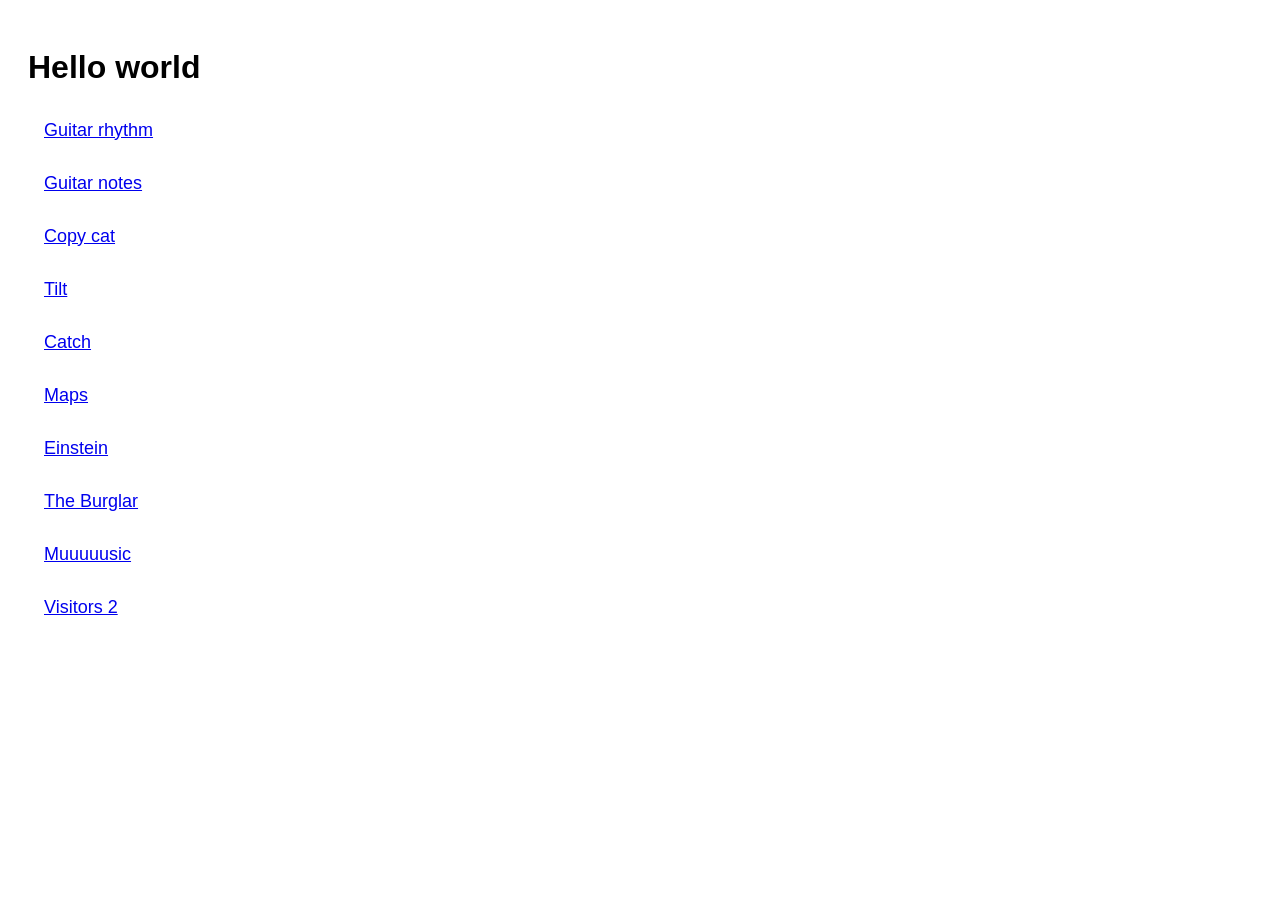
<file: index.html>
<!DOCTYPE html>
<html lang="cs">
<head>
    <meta charset="UTF-8">
    <meta name="viewport" content="width=device-width, initial-scale=1">
    <title>Hello world</title>

    <style>
        body {
            font-family: Arial, sans-serif;
            padding: 20px;
        }

        a {
            display: block;
            width: fit-content;
            padding: 12px 16px;
            margin: 8px 0;
            font-size: 18px;
        }
    </style>
</head>
<body>
    <h1>Hello world</h1>

    <a href="guitar">Guitar rhythm</a>
    <a href="guitar-notes">Guitar notes</a>
    <a href="prison/CopyCat.html">Copy cat</a>
    <a href="prison/Tilt.html">Tilt</a>
    <a href="prison/Catch.html">Catch</a>
    <a href="prison/Maps.html">Maps</a>
	<a href="prison/Einstein.html">Einstein</a>
	<a href="prison/Burglar.html">The Burglar</a>
	<a href="prison/Music.html">Muuuuusic</a>
    <a href="prison/Visitors2.html">Visitors 2</a>
</body>
</html>
</file>
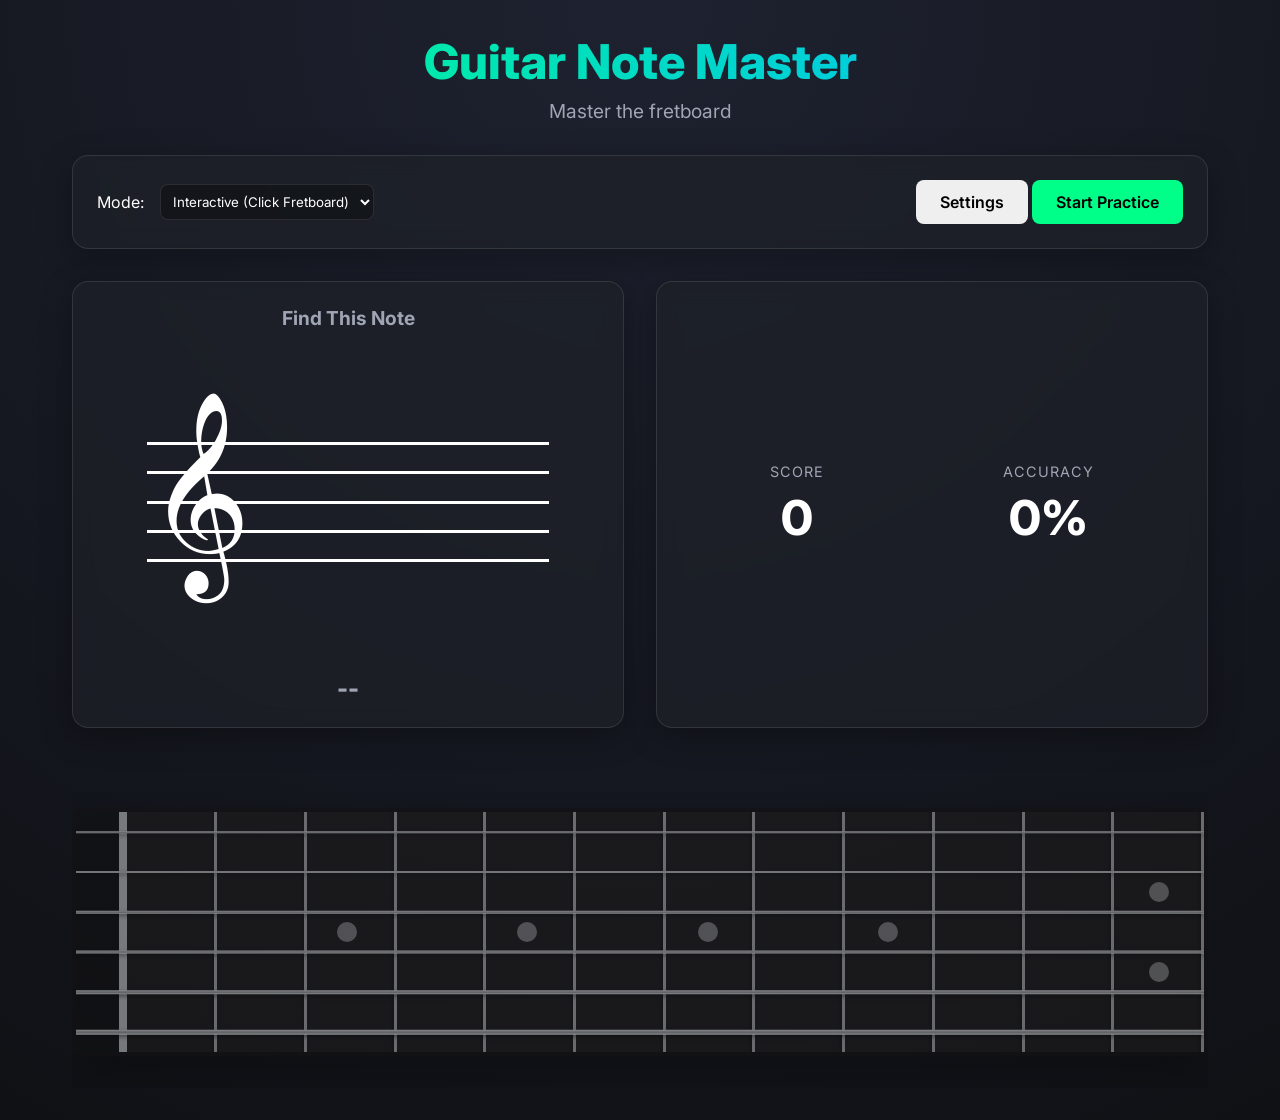
<file: guitar-notes/index.html>
<!DOCTYPE html>
<html lang="en">
<head>
    <meta charset="UTF-8">
    <meta name="viewport" content="width=device-width, initial-scale=1.0">
    <title>Guitar Note Master</title>
    <link rel="stylesheet" href="styles.css">
    <link href="https://fonts.googleapis.com/css2?family=Inter:wght@400;600;800&display=swap" rel="stylesheet">
</head>
<body>
    <div class="app-container">
        <header>
            <h1>Guitar Note Master</h1>
            <p class="subtitle">Master the fretboard</p>
        </header>

        <main>
            <section class="controls-panel card glass">
                <div class="mode-selector">
                    <label for="practice-mode">Mode:</label>
                    <select id="practice-mode">
                        <option value="interactive">Interactive (Click Fretboard)</option>
                        <option value="real-guitar">Real Guitar (Auto-Highlight)</option>
                    </select>
                </div>
                
                <div id="real-guitar-controls" class="sub-controls hidden">
                    <label for="speed-slider">Auto-advance speed:</label>
                    <input type="range" id="speed-slider" min="1" max="10" value="5">
                    <span id="speed-display">3s</span>
                </div>
                
                <div class="game-controls">
                    <button id="settings-btn" class="btn secondary">Settings</button>
                    <button id="start-btn" class="btn primary">Start Practice</button>
                    <button id="stop-btn" class="btn danger hidden">Stop</button>
                </div>
            </section>

            <section id="settings-panel" class="settings-panel card glass hidden">
                <h3>Practice Settings</h3>
                <div class="settings-grid">
                    <div class="setting-group">
                        <label>Fret Range:</label>
                        <div class="range-inputs">
                            <input type="number" id="min-fret" min="0" max="12" value="0">
                            <span>to</span>
                            <input type="number" id="max-fret" min="0" max="12" value="12">
                        </div>
                    </div>
                    
                    <div class="setting-group">
                        <label>Strings:</label>
                        <div class="checkbox-group" id="string-filters">
                            <label><input type="checkbox" value="0" checked> High E (1)</label>
                            <label><input type="checkbox" value="1" checked> B (2)</label>
                            <label><input type="checkbox" value="2" checked> G (3)</label>
                            <label><input type="checkbox" value="3" checked> D (4)</label>
                            <label><input type="checkbox" value="4" checked> A (5)</label>
                            <label><input type="checkbox" value="5" checked> Low E (6)</label>
                        </div>
                    </div>

                    <div class="setting-group">
                        <label>Written Notes to Practice on Staff:</label>
                        <div class="checkbox-group notes-group" id="note-filters">
                            <label><input type="checkbox" value="C" checked> C</label>
                            <label><input type="checkbox" value="C#" checked> C#</label>
                            <label><input type="checkbox" value="D" checked> D</label>
                            <label><input type="checkbox" value="D#" checked> D#</label>
                            <label><input type="checkbox" value="E" checked> E</label>
                            <label><input type="checkbox" value="F" checked> F</label>
                            <label><input type="checkbox" value="F#" checked> F#</label>
                            <label><input type="checkbox" value="G" checked> G</label>
                            <label><input type="checkbox" value="G#" checked> G#</label>
                            <label><input type="checkbox" value="A" checked> A</label>
                            <label><input type="checkbox" value="A#" checked> A#</label>
                            <label><input type="checkbox" value="A#" checked> A#</label>
                            <label><input type="checkbox" value="B" checked> B</label>
                        </div>
                    </div>

                    <div class="setting-group" style="grid-column: 1 / -1;">
                        <label>Or Exact Notes (Comma-separated, e.g. "E3, F3, G#4"):</label>
                        <input type="text" id="custom-note-list" placeholder="Leave blank to use filters above" style="width: 100%; max-width: 400px; padding: 0.5rem; background: rgba(0,0,0,0.5); border: 1px solid var(--surface-border); color: white; border-radius: 4px;">
                        <p style="font-size: 0.8rem; color: var(--text-muted); margin-top: 0.25rem;">Standard tuning range: E3 to E6</p>
                    </div>
                </div>
            </section>

            <section class="display-panel">
                <div class="target-note-container card glass">
                    <h2>Find This Note</h2>
                    <div id="target-note" class="staff-container">
                        <div class="staff-lines">
                            <div class="staff-line"></div>
                            <div class="staff-line"></div>
                            <div class="staff-line"></div>
                            <div class="staff-line"></div>
                            <div class="staff-line"></div>
                        </div>
                        <div class="treble-clef">&#119070;</div>
                        <div id="note-head" class="note-head hidden"></div>
                        <!-- Sharp sign if needed -->
                        <div id="accidental" class="accidental hidden">#</div>
                    </div>
                    <div id="note-name-overlay" class="note-name-overlay">--</div>
                </div>

                <div id="score-board" class="score-container card glass">
                    <div class="score-item">
                        <span class="label">Score</span>
                        <span id="score" class="value">0</span>
                    </div>
                    <div class="score-item">
                        <span class="label">Accuracy</span>
                        <span id="accuracy" class="value">0%</span>
                    </div>
                </div>
            </section>

            <section class="fretboard-section">
                <div class="fretboard-wrapper">
                    <div id="fretboard" class="fretboard disabled">
                        <!-- Fretboard generated by JS -->
                    </div>
                </div>
            </section>
        </main>
    </div>

    <script src="app.js"></script>
</body>
</html>
</file>
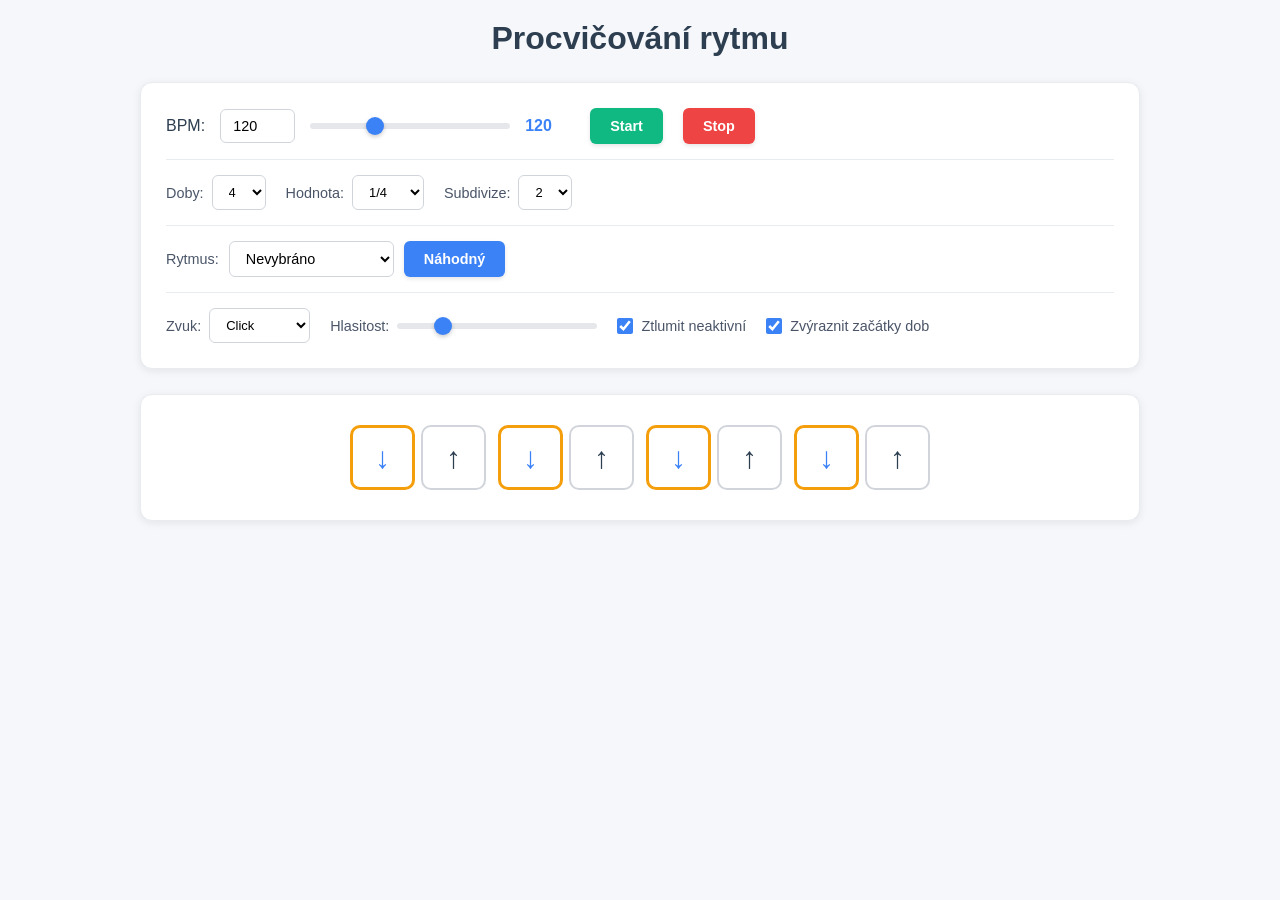
<file: guitar.html>
<!DOCTYPE html>
<html lang="cs">
<head>
<meta charset="UTF-8">
<title>Procvičování rytmu</title>
<style>
* {
    margin: 0;
    padding: 0;
    box-sizing: border-box;
}

body {
    font-family: 'Segoe UI', Tahoma, Geneva, Verdana, sans-serif;
    background: #f5f7fa;
    min-height: 100vh;
    padding: 20px;
    color: #2c3e50;
}

.container {
    max-width: 1000px;
    margin: 0 auto;
}

h1 {
    text-align: center;
    color: #2c3e50;
    font-size: 2em;
    margin-bottom: 25px;
    font-weight: 600;
}

.controls {
    background: white;
    border-radius: 12px;
    padding: 25px;
    margin-bottom: 25px;
    box-shadow: 0 2px 8px rgba(0,0,0,0.08);
    border: 1px solid #e8ecef;
}

.control-row {
    display: flex;
    gap: 20px;
    align-items: center;
    margin-bottom: 15px;
    flex-wrap: wrap;
}

.control-row:last-child {
    margin-bottom: 0;
}

.control-group {
    display: flex;
    align-items: center;
    gap: 10px;
}

.control-group label {
    display: flex;
    align-items: center;
    gap: 8px;
    font-size: 0.9em;
    color: #4a5568;
    white-space: nowrap;
}

.divider {
    height: 1px;
    background: #e8ecef;
    margin: 15px 0;
}

.bpm-section {
    display: flex;
    align-items: center;
    gap: 15px;
    flex-wrap: wrap;
}

select {
    padding: 8px 12px;
    border: 1px solid #d1d5db;
    border-radius: 6px;
    font-size: 0.9em;
    background: white;
    cursor: pointer;
    transition: all 0.2s;
    outline: none;
}

select:hover {
    border-color: #3b82f6;
}

select:focus {
    border-color: #3b82f6;
    box-shadow: 0 0 0 3px rgba(59, 130, 246, 0.1);
}

button {
    padding: 10px 20px;
    border: none;
    border-radius: 6px;
    font-size: 0.9em;
    font-weight: 600;
    cursor: pointer;
    transition: all 0.2s;
    box-shadow: 0 2px 4px rgba(0,0,0,0.1);
}

button:hover {
    transform: translateY(-1px);
    box-shadow: 0 4px 8px rgba(0,0,0,0.15);
}

button:active {
    transform: translateY(0);
}

.btn-start {
    background: #10b981;
    color: white;
}

.btn-start:hover {
    background: #059669;
}

.btn-stop {
    background: #ef4444;
    color: white;
}

.btn-stop:hover {
    background: #dc2626;
}

.btn-secondary {
    background: #3b82f6;
    color: white;
}

.btn-secondary:hover {
    background: #2563eb;
}

input[type="number"] {
    padding: 8px 12px;
    border: 1px solid #d1d5db;
    border-radius: 6px;
    font-size: 0.9em;
    width: 75px;
    outline: none;
    transition: all 0.2s;
}

input[type="number"]:focus {
    border-color: #3b82f6;
    box-shadow: 0 0 0 3px rgba(59, 130, 246, 0.1);
}

input[type="range"] {
    -webkit-appearance: none;
    width: 200px;
    height: 6px;
    border-radius: 3px;
    background: #e5e7eb;
    outline: none;
}

input[type="range"]::-webkit-slider-thumb {
    -webkit-appearance: none;
    width: 18px;
    height: 18px;
    border-radius: 50%;
    background: #3b82f6;
    cursor: pointer;
    box-shadow: 0 2px 4px rgba(0,0,0,0.2);
    transition: all 0.2s;
}

input[type="range"]::-webkit-slider-thumb:hover {
    transform: scale(1.15);
    background: #2563eb;
}

input[type="range"]::-moz-range-thumb {
    width: 18px;
    height: 18px;
    border-radius: 50%;
    background: #3b82f6;
    cursor: pointer;
    border: none;
    box-shadow: 0 2px 4px rgba(0,0,0,0.2);
}

input[type="checkbox"] {
    width: 16px;
    height: 16px;
    cursor: pointer;
    accent-color: #3b82f6;
}

#arrows {
    display: flex;
    justify-content: center;
    gap: 12px;
    flex-wrap: wrap;
    background: white;
    padding: 30px 20px;
    border-radius: 12px;
    box-shadow: 0 2px 8px rgba(0,0,0,0.08);
    border: 1px solid #e8ecef;
}

.pair {
    display: flex;
    gap: 6px;
}

.arrow {
    width: 65px;
    height: 65px;
    font-size: 30px;
    border: 2px solid #d1d5db;
    border-radius: 10px;
    display: flex;
    align-items: center;
    justify-content: center;
    cursor: pointer;
    user-select: none;
    transition: all 0.15s ease;
    background: white;
    font-weight: bold;
}

.arrow:hover {
    transform: scale(1.05);
    border-color: #3b82f6;
}

.arrow.active {
    background: #10b981;
    color: white;
    border-color: #10b981;
}

.arrow.current {
    box-shadow: 0 0 0 3px rgba(239, 68, 68, 0.4);
    transform: scale(1.1);
    z-index: 10;
}

.arrow.down {
    color: #3b82f6;
}

.arrow.down.active {
    background: #3b82f6;
    color: white;
    border-color: #3b82f6;
}

.arrow.beat-marker {
    border-color: #f59e0b;
    border-width: 3px;
}

.arrow.beat-marker.active {
    border-color: #fbbf24;
}

@media (max-width: 768px) {
    h1 {
        font-size: 1.5em;
    }
    
    .control-row {
        flex-direction: column;
        align-items: stretch;
        gap: 12px;
    }
    
    .arrow {
        width: 55px;
        height: 55px;
        font-size: 26px;
    }
    
    input[type="range"] {
        width: 100%;
    }
}
</style>
</head>
<body>

<div class="container">
    <h1>Procvičování rytmu</h1>

    <div class="controls">
        <!-- Tempo a ovládání -->
        <div class="control-row">
            <div class="bpm-section">
                <label>BPM:</label>
                <input type="number" id="bpm" value="120" min="40" max="300">
                <input type="range" id="bpmSlider" min="40" max="300" value="120">
                <span id="bpmDisplay" style="font-weight: 600; color: #3b82f6; min-width: 45px; display: inline-block;">120</span>
            </div>
            <button class="btn-start" onclick="start()">Start</button>
            <button class="btn-stop" onclick="stop()">Stop</button>
        </div>

        <div class="divider"></div>

        <!-- Taktové označení -->
        <div class="control-row">
            <div class="control-group">
                <label>
                    <span>Doby:</span>
                    <select id="beatsPerMeasure">
                        <option value="2">2</option>
                        <option value="3">3</option>
                        <option value="4" selected>4</option>
                        <option value="5">5</option>
                        <option value="6">6</option>
                        <option value="7">7</option>
                    </select>
                </label>
            </div>
            <div class="control-group">
                <label>
                    <span>Hodnota:</span>
                    <select id="beatValue">
                        <option value="4" selected>1/4</option>
                        <option value="8">1/8</option>
                        <option value="16">1/16</option>
                    </select>
                </label>
            </div>
            <div class="control-group">
                <label>
                    <span>Subdivize:</span>
                    <select id="subdivision">
                        <option value="2" selected>2</option>
                        <option value="3">3</option>
                        <option value="4">4</option>
                    </select>
                </label>
            </div>
        </div>

        <div class="divider"></div>

        <!-- Přednastavené rytmy -->
        <div class="control-row">
            <div class="control-group">
                <label>Rytmus:</label>
                <select id="preset">
                    <option value="none" selected>Nevybráno</option>
                    <option value="empty">Prázdný</option>
                    <option value="all8">Všechny osminy</option>
                    <option value="down8">Pouze downstroke</option>
                    <option value="rock1">Rock základ</option>
                    <option value="offbeat">Offbeat</option>
                    <option value="ska">Ska</option>
                    <option value="funk">Funk</option>
                </select>
                <button class="btn-secondary" onclick="randomRhythm()">Náhodný</button>
            </div>
        </div>

        <div class="divider"></div>

        <!-- Nastavení zvuku -->
        <div class="control-row">
            <div class="control-group">
                <label>
                    <span>Zvuk:</span>
                    <select id="soundType">
                        <option value="click">Click</option>
                        <option value="square">Square</option>
                        <option value="sine">Sine</option>
                        <option value="triangle">Triangle</option>
                        <option value="sawtooth">Sawtooth</option>
                    </select>
                </label>
            </div>
            <div class="control-group">
                <label>
                    <span>Hlasitost:</span>
                    <input type="range" id="volume" min="0" max="1" step="0.01" value="0.2">
                </label>
            </div>
            <div class="control-group">
                <label>
                    <input type="checkbox" id="muteInactive" checked>
                    <span>Ztlumit neaktivní</span>
                </label>
            </div>
            <div class="control-group">
                <label>
                    <input type="checkbox" id="accentBeats" checked>
                    <span>Zvýraznit začátky dob</span>
                </label>
            </div>
        </div>
    </div>

    <div id="arrows"></div>
</div>

<script>
const arrowsContainer = document.getElementById("arrows");
let arrows = [];
let interval = null;
let currentIndex = 0;
let audioCtx = null;
let beatsPerMeasure = 4;
let beatValue = 4;
let subdivision = 2;
let totalArrows = 8;

// Funkce pro ukládání a načítání nastavení pomocí localStorage
function saveSettings() {
    try {
        const settings = {
            bpm: document.getElementById("bpm").value,
            preset: document.getElementById("preset").value,
            soundType: document.getElementById("soundType").value,
            volume: document.getElementById("volume").value,
            muteInactive: document.getElementById("muteInactive").checked,
            accentBeats: document.getElementById("accentBeats").checked,
            beatsPerMeasure: document.getElementById("beatsPerMeasure").value,
            beatValue: document.getElementById("beatValue").value,
            subdivision: document.getElementById("subdivision").value,
            arrowStates: arrows.map(arrow => arrow.classList.contains("active") ? 1 : 0)
        };

        localStorage.setItem("rhythmSettings", JSON.stringify(settings));
        console.log("Nastavení uloženo:", settings);
    } catch (e) {
        console.error("Chyba při ukládání:", e);
    }
}

function loadSettings() {
    try {
        const saved = localStorage.getItem("rhythmSettings");
        if (!saved) {
            console.log("Žádná uložená nastavení nenalezena");
            return;
        }

        const settings = JSON.parse(saved);
        console.log("Načítám nastavení:", settings);

        if (settings.bpm) {
            document.getElementById("bpm").value = settings.bpm;
            document.getElementById("bpmSlider").value = settings.bpm;
            document.getElementById("bpmDisplay").textContent = settings.bpm;
        }
        if (settings.preset) document.getElementById("preset").value = settings.preset;
        if (settings.soundType) document.getElementById("soundType").value = settings.soundType;
        if (settings.volume) document.getElementById("volume").value = settings.volume;
        if (settings.muteInactive !== undefined) document.getElementById("muteInactive").checked = settings.muteInactive;
        if (settings.accentBeats !== undefined) document.getElementById("accentBeats").checked = settings.accentBeats;
        if (settings.beatsPerMeasure) document.getElementById("beatsPerMeasure").value = settings.beatsPerMeasure;
        if (settings.beatValue) document.getElementById("beatValue").value = settings.beatValue;
        if (settings.subdivision) document.getElementById("subdivision").value = settings.subdivision;

        // Aplikovat taktové označení před načtením stavů šipek
        if (settings.beatsPerMeasure || settings.beatValue || settings.subdivision) {
            updateTimeSignature(true); // true = nerenderovat znovu, jen nastavit hodnoty
        }

        if (settings.arrowStates && settings.arrowStates.length === arrows.length) {
            arrows.forEach((arrow, index) => {
                arrow.classList.remove("active");
                if (settings.arrowStates[index] === 1) {
                    arrow.classList.add("active");
                }
            });
        }

        console.log("Nastavení načteno úspěšně");
    } catch (e) {
        console.error("Chyba při načítání:", e);
    }
}

function updateTimeSignature(skipSave = false) {
    const wasRunning = interval !== null;
    
    // Zastavit pokud běží
    if (wasRunning) {
        stop();
    }
    
    beatsPerMeasure = parseInt(document.getElementById("beatsPerMeasure").value);
    beatValue = parseInt(document.getElementById("beatValue").value);
    subdivision = parseInt(document.getElementById("subdivision").value);
    
    totalArrows = beatsPerMeasure * subdivision;
    
    renderArrows();
    
    if (!skipSave) {
        saveSettings();
    }
    
    // Automaticky spustit znovu pokud běželo
    if (wasRunning) {
        start();
    }
}

function updateBPM(value) {
    const wasRunning = interval !== null;
    
    // Aktualizovat všechny BPM prvky
    document.getElementById("bpm").value = value;
    document.getElementById("bpmSlider").value = value;
    document.getElementById("bpmDisplay").textContent = value;
    
    saveSettings();
    
    // Pokud metronomu běží, restartovat s novým tempem
    if (wasRunning) {
        start();
    }
}

function renderArrows() {
    // Uložit stavy před vymazáním
    const oldStates = arrows.map(arrow => arrow.classList.contains("active") ? 1 : 0);
    
    arrowsContainer.innerHTML = "";
    arrows = [];
    
    for (let i = 0; i < Math.ceil(totalArrows / 2); i++) {
        const pair = document.createElement("div");
        pair.className = "pair";

        for (let j = 0; j < 2; j++) {
            const index = i * 2 + j;
            if (index >= totalArrows) break;
            
            const arrow = document.createElement("div");
            arrow.className = "arrow";
            const isDown = (index % 2 === 0);
            arrow.textContent = isDown ? "↓" : "↑";
            if (isDown) arrow.classList.add("down");

            // Označit začátky dob
            if (index % subdivision === 0) {
                arrow.classList.add("beat-marker");
            }

            // Obnovit stavy pokud možno
            if (index < oldStates.length && oldStates[index] === 1) {
                arrow.classList.add("active");
            }

            arrow.addEventListener("click", () => {
                arrow.classList.toggle("active");
                // Po manuální změně nastavit preset na "Nevybráno"
                document.getElementById("preset").value = "none";
                saveSettings();
            });

            pair.appendChild(arrow);
            arrows.push(arrow);
        }

        arrowsContainer.appendChild(pair);
    }
}

// Inicializace
renderArrows();

// Event listenery pro ukládání nastavení při změně
document.getElementById("bpm").addEventListener("change", (e) => updateBPM(e.target.value));
document.getElementById("bpm").addEventListener("input", (e) => updateBPM(e.target.value));
document.getElementById("bpmSlider").addEventListener("input", (e) => updateBPM(e.target.value));
document.getElementById("preset").addEventListener("change", () => {
    loadPreset();
});
document.getElementById("soundType").addEventListener("change", saveSettings);
document.getElementById("volume").addEventListener("input", saveSettings);
document.getElementById("muteInactive").addEventListener("change", saveSettings);
document.getElementById("accentBeats").addEventListener("change", saveSettings);

// Automaticky aplikovat změny taktového označení
document.getElementById("beatsPerMeasure").addEventListener("change", () => updateTimeSignature());
document.getElementById("beatValue").addEventListener("change", () => updateTimeSignature());
document.getElementById("subdivision").addEventListener("change", () => updateTimeSignature());

// Načtení uložených nastavení při načtení stránky
window.addEventListener("load", () => {
    loadSettings();
});

// Načíst hned
loadSettings();

// presety (1 = aktivní, 0 = neaktivní)
const presets = {
    empty: [0,0,0,0,0,0,0,0],
    all8:  [1,1,1,1,1,1,1,1],
    down8: [1,0,1,0,1,0,1,0],
    rock1: [1,0,1,1,1,0,1,1],
    offbeat:[0,1,0,1,0,1,0,1],
    ska:   [0,1,0,1,0,1,0,1],
    funk:  [1,0,0,1,1,0,1,0]
};

function loadPreset() {
    const selected = document.getElementById("preset").value;
    
    // Pokud je vybrána možnost "Nevybráno", nic neděláme
    if (selected === "none") {
        return;
    }
    
    let pattern = presets[selected];
    
    // Přizpůsobit pattern aktuálnímu počtu šipek
    if (pattern.length < totalArrows) {
        // Opakovat pattern pokud je kratší
        const repeated = [];
        for (let i = 0; i < totalArrows; i++) {
            repeated.push(pattern[i % pattern.length]);
        }
        pattern = repeated;
    }

    arrows.forEach((arrow, index) => {
        arrow.classList.remove("active");
        if (index < pattern.length && pattern[index] === 1) {
            arrow.classList.add("active");
        }
    });

    saveSettings();
}

function randomRhythm() {
    arrows.forEach(arrow => {
        arrow.classList.remove("active");
        // 50% šance že bude aktivní
        if (Math.random() > 0.5) {
            arrow.classList.add("active");
        }
    });
    
    // Nastavit preset na "Nevybráno" po vygenerování náhodného rytmu
    document.getElementById("preset").value = "none";
    
    saveSettings();
}

// zvuk kliknutí
function playClick(isBeatStart = false) {
    if (!audioCtx) return;

    const type = document.getElementById("soundType").value;
    const volume = parseFloat(document.getElementById("volume").value);
    const accentBeats = document.getElementById("accentBeats").checked;

    const osc = audioCtx.createOscillator();
    const gain = audioCtx.createGain();

    if (type === "click") {
        // krátký perkusivní klik
        const buffer = audioCtx.createBuffer(1, 4410, 44100);
        const data = buffer.getChannelData(0);
        for (let i = 0; i < data.length; i++) {
            data[i] = (Math.random() * 2 - 1) * (1 - i / data.length);
        }
        const noise = audioCtx.createBufferSource();
        noise.buffer = buffer;

        gain.gain.value = volume * (isBeatStart && accentBeats ? 1.2 : 0.6);

        noise.connect(gain);
        gain.connect(audioCtx.destination);
        noise.start();
        return;
    }

    osc.type = type;
    osc.frequency.value = (isBeatStart && accentBeats) ? 1200 : 800;
    gain.gain.value = volume * ((isBeatStart && accentBeats) ? 1 : 0.6);

    osc.connect(gain);
    gain.connect(audioCtx.destination);

    osc.start();
    osc.stop(audioCtx.currentTime + 0.05);
}


function start() {
    stop();

    if (!audioCtx) {
        audioCtx = new (window.AudioContext || window.webkitAudioContext)();
    }

    const bpm = parseInt(document.getElementById("bpm").value);
    
    // Vypočítat interval podle hodnoty doby a subdivize
    let baseInterval = 60000 / bpm; // interval pro jednu dobu
    
    // Přizpůsobit podle hodnoty doby
    if (beatValue === 8) {
        baseInterval = baseInterval / 2;
    } else if (beatValue === 16) {
        baseInterval = baseInterval / 4;
    }
    
    // Rozdělit podle subdivize
    const intervalTime = baseInterval / subdivision;

    interval = setInterval(() => {
        arrows.forEach(a => a.classList.remove("current"));
        arrows[currentIndex].classList.add("current");

        const muteInactive = document.getElementById("muteInactive").checked;
        const isActive = arrows[currentIndex].classList.contains("active");

        // Přehrát zvuk pouze pokud je šipka aktivní, nebo pokud není zapnuté ztlumení neaktivních
        if (isActive || !muteInactive) {
            const isBeatStart = (currentIndex % subdivision === 0);
            playClick(isBeatStart);
        }

        currentIndex++;
        if (currentIndex >= arrows.length) {
            currentIndex = 0;
        }

    }, intervalTime);
}

function stop() {
    if (interval) {
        clearInterval(interval);
        interval = null;
    }
    arrows.forEach(a => a.classList.remove("current"));
    currentIndex = 0;
}
</script>

</body>
</html>
</file>
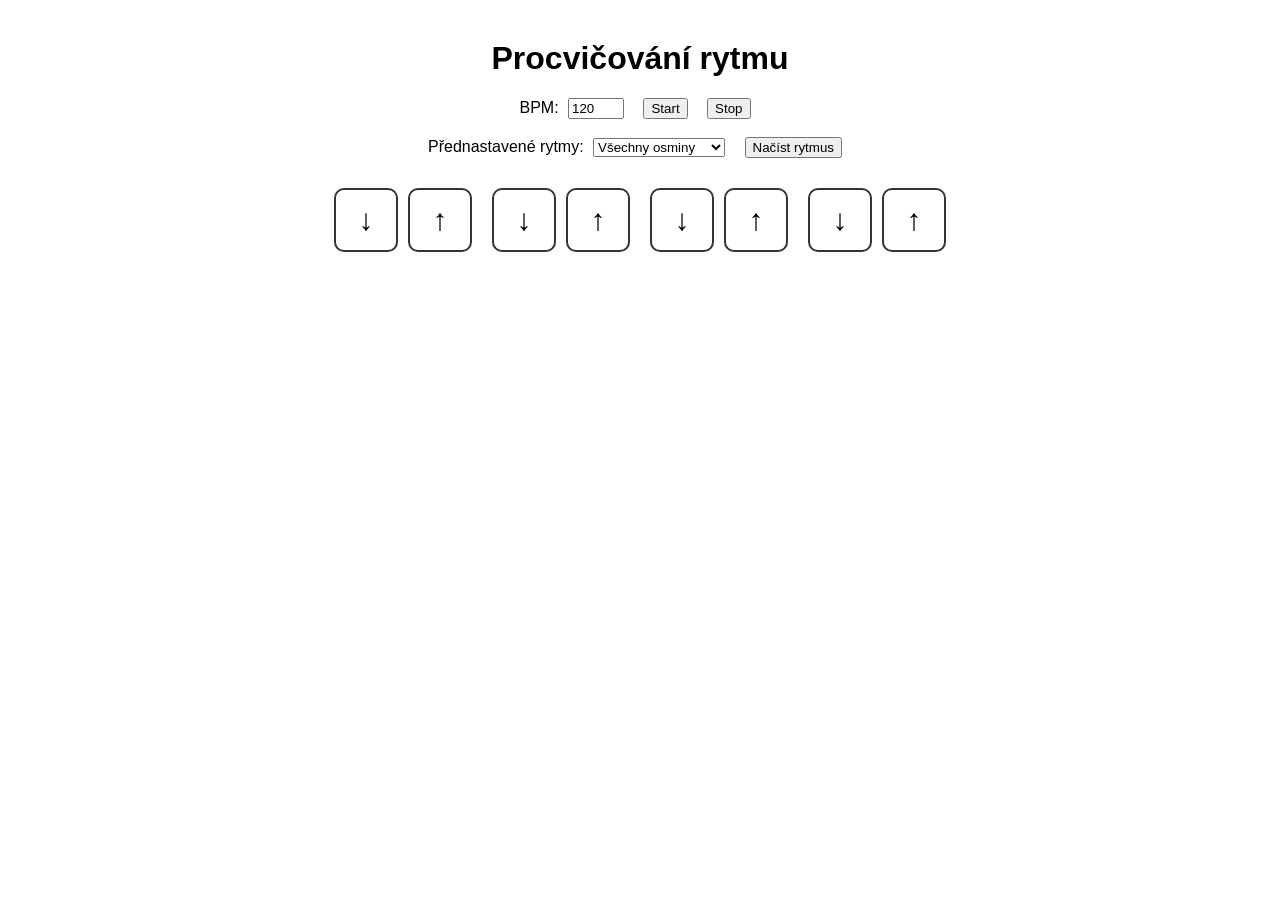
<file: strummingTrainer.html>
<!DOCTYPE html>
<html lang="cs">
<head>
<meta charset="UTF-8">
<title>Procvičování rytmu</title>
<style>
body {
    font-family: Arial, sans-serif;
    text-align: center;
    margin-top: 40px;
}

.controls {
    margin-bottom: 30px;
}

#arrows {
    display: flex;
    justify-content: center;
    gap: 20px;
}

.pair {
    display: flex;
    gap: 10px;
}

.arrow {
    width: 60px;
    height: 60px;
    font-size: 30px;
    border: 2px solid #333;
    border-radius: 10px;
    display: flex;
    align-items: center;
    justify-content: center;
    cursor: pointer;
    user-select: none;
    transition: 0.1s;
}

.arrow.active {
    background-color: #4CAF50;
    color: white;
}

.arrow.current {
    box-shadow: 0 0 15px red;
    transform: scale(1.1);
}

select, button, input {
    margin-left: 5px;
    margin-right: 10px;
}
</style>
</head>
<body>

<h1>Procvičování rytmu</h1>

<div class="controls">
    <label>
        BPM:
        <input type="number" id="bpm" value="120" min="40" max="300">
    </label>

    <button onclick="start()">Start</button>
    <button onclick="stop()">Stop</button>

    <br><br>

    <label>
        Přednastavené rytmy:
        <select id="preset">
            <option value="all8">Všechny osminy</option>
            <option value="down8">Pouze downstroke</option>
            <option value="rock1">Rock základ</option>
            <option value="offbeat">Offbeat</option>
            <option value="ska">Ska rytmus</option>
            <option value="funk">Funk groove</option>
        </select>
    </label>

    <button onclick="loadPreset()">Načíst rytmus</button>
</div>

<div id="arrows"></div>

<script>
const arrowsContainer = document.getElementById("arrows");
let arrows = [];
let interval = null;
let currentIndex = 0;
let audioCtx = null;

// vytvoření 8 šipek
for (let i = 0; i < 4; i++) {
    const pair = document.createElement("div");
    pair.className = "pair";

    for (let j = 0; j < 2; j++) {
        const arrow = document.createElement("div");
        arrow.className = "arrow";
        arrow.textContent = ((i * 2 + j) % 2 === 0) ? "↓" : "↑";

        arrow.addEventListener("click", () => {
            arrow.classList.toggle("active");
        });

        pair.appendChild(arrow);
        arrows.push(arrow);
    }

    arrowsContainer.appendChild(pair);
}

// presety (1 = aktivní, 0 = neaktivní)
const presets = {
    all8:  [1,1,1,1,1,1,1,1],
    down8: [1,0,1,0,1,0,1,0],
    rock1: [1,0,1,1,1,0,1,1],
    offbeat:[0,1,0,1,0,1,0,1],
    ska:   [0,1,0,1,0,1,0,1],
    funk:  [1,0,0,1,1,0,1,0]
};

function loadPreset() {
    const selected = document.getElementById("preset").value;
    const pattern = presets[selected];

    arrows.forEach((arrow, index) => {
        arrow.classList.remove("active");
        if (pattern[index] === 1) {
            arrow.classList.add("active");
        }
    });
}

// zvuk kliknutí
function playClick(isStrongBeat = false) {
    if (!audioCtx) return;

    const osc = audioCtx.createOscillator();
    const gain = audioCtx.createGain();

    osc.type = "square";
    osc.frequency.value = isStrongBeat ? 1200 : 800;
    gain.gain.value = isStrongBeat ? 0.3 : 0.15;

    osc.connect(gain);
    gain.connect(audioCtx.destination);

    osc.start();
    osc.stop(audioCtx.currentTime + 0.05);
}

function start() {
    stop();

    if (!audioCtx) {
        audioCtx = new (window.AudioContext || window.webkitAudioContext)();
    }

    const bpm = parseInt(document.getElementById("bpm").value);
    const intervalTime = (60000 / bpm) / 2;

    interval = setInterval(() => {
        arrows.forEach(a => a.classList.remove("current"));
        arrows[currentIndex].classList.add("current");

        const isStrong = (currentIndex === 0 || currentIndex === 4);
        playClick(isStrong);

        currentIndex++;
        if (currentIndex >= arrows.length) {
            currentIndex = 0;
        }

    }, intervalTime);
}

function stop() {
    if (interval) {
        clearInterval(interval);
        interval = null;
    }
    arrows.forEach(a => a.classList.remove("current"));
    currentIndex = 0;
}
</script>

</body>
</html>
</file>
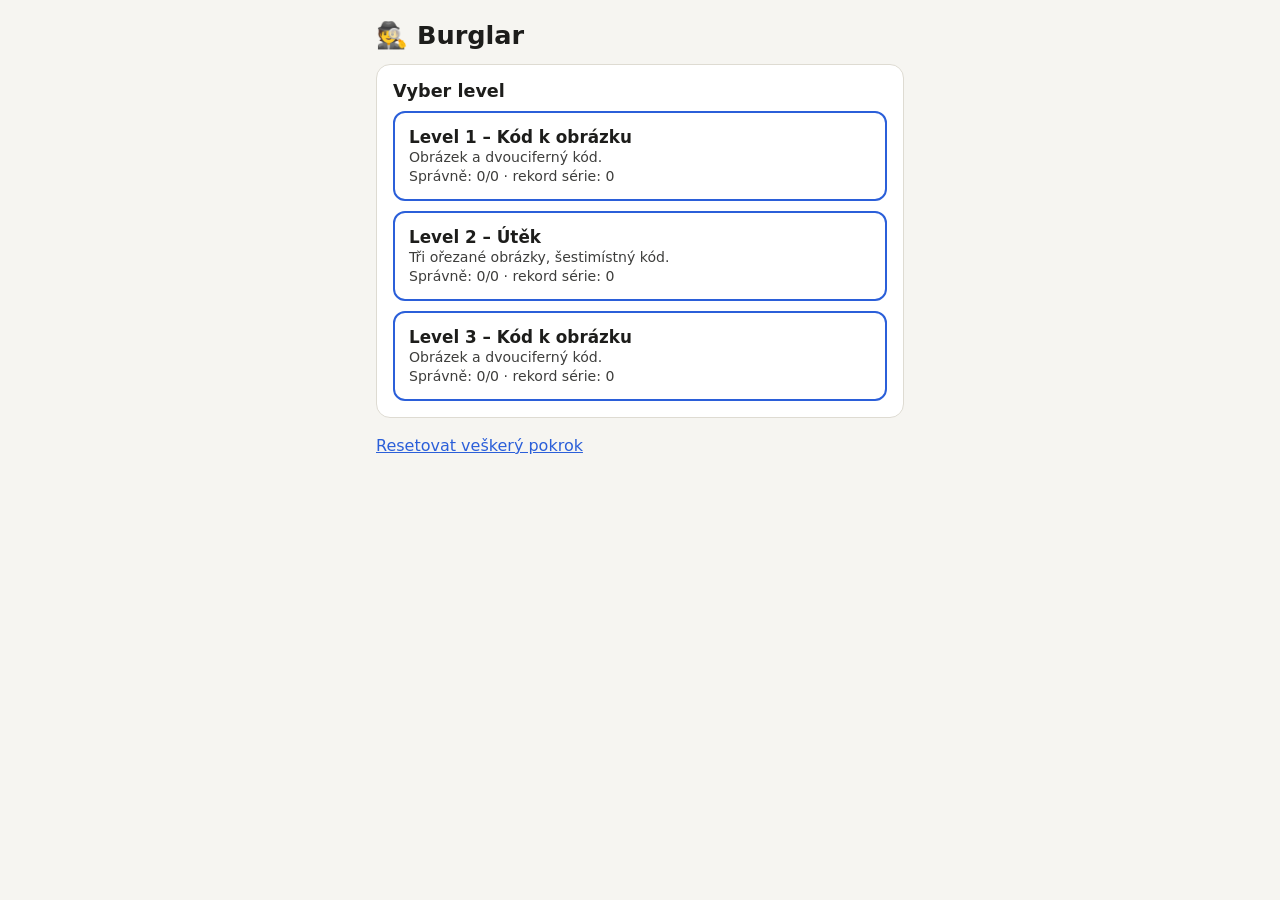
<file: prison/Burglar.html>
<!DOCTYPE html>
<html lang="cs">
<head>
<meta charset="utf-8">
<meta name="viewport" content="width=device-width, initial-scale=1, viewport-fit=cover">
<title>Burglar</title>
<link href="https://fonts.googleapis.com/css2?family=Caveat:wght@500;700&display=swap" rel="stylesheet">
<style>
:root{--bg:#f6f5f1;--card:#fff;--tx:#1d1d1b;--mut:#77756e;--bd:#dedbd2;--ok:#1d9a5b;--okbg:#e2f5ea;--ko:#d23f3f;--kobg:#fbe5e5;--ac:#2b5fd9;
box-sizing:border-box;padding-top:env(safe-area-inset-top,0px);padding-bottom:env(safe-area-inset-bottom,0px)}
@media(prefers-color-scheme:dark){:root:not([data-theme="light"]){--bg:#17171a;--card:#222226;--tx:#f0efe9;--mut:#9b9a93;--bd:#38383d;--okbg:#17382a;--kobg:#401e1e;--ac:#6f95f5}}
:root[data-theme="dark"]{--bg:#17171a;--card:#222226;--tx:#f0efe9;--mut:#9b9a93;--bd:#38383d;--okbg:#17382a;--kobg:#401e1e;--ac:#6f95f5}
*{box-sizing:border-box}
html{scroll-padding-top:env(safe-area-inset-top,0px)}
body{margin:0;background:var(--bg);color:var(--tx);font-family:system-ui,-apple-system,"Segoe UI",sans-serif;display:flex;justify-content:center}
main{width:100%;max-width:560px;padding:20px 16px 40px}
h1{font-size:1.6rem;margin:0 0 14px;font-weight:700}
h2{font-size:1.1rem;margin:0 0 10px}
button{font:inherit;cursor:pointer}
.panel{background:var(--card);border:1px solid var(--bd);border-radius:14px;padding:16px;margin-bottom:14px}
.levels{display:grid;gap:10px}
.lvl{text-align:left;padding:14px;border-radius:12px;border:2px solid var(--ac);background:transparent;color:var(--tx)}
.lvl:hover,.lvl:focus-visible{background:var(--ac);color:#fff;outline:none}
.lvl b{display:block;font-size:1.05rem}.lvl span{font-size:.88rem;opacity:.85}
.top{display:flex;align-items:center;gap:10px;margin-bottom:12px}
.top h1{margin:0;font-size:1.1rem;color:var(--mut);font-weight:600}
.b{padding:9px 14px;border-radius:10px;border:1px solid var(--bd);background:var(--card);color:var(--tx)}
.b.p{background:var(--ac);color:#fff;border-color:var(--ac)}
.link{background:none;border:0;color:var(--ac);text-decoration:underline;padding:4px 0}
.stats{display:flex;gap:10px;margin-bottom:10px}
.stat{flex:1;background:var(--card);border:1px solid var(--bd);border-radius:12px;padding:8px 10px;text-align:center}
.stat b{display:block;font-size:1.25rem}.stat span{font-size:.72rem;color:var(--mut)}
.bar{height:8px;background:var(--bd);border-radius:5px;overflow:hidden;margin-bottom:4px}
.bar i{display:block;height:100%;width:0;background:var(--ok);transition:width .4s}
.cap{font-size:.75rem;color:var(--mut);margin-bottom:16px}
.fb{min-height:24px;margin:14px 0 0;font-weight:600;text-align:center}
.fb.ok{color:var(--ok)}.fb.ko{color:var(--ko)}
.nx{width:100%;margin-top:10px}
.ans{display:flex;gap:8px;margin-top:14px}
.ans input{flex:1;min-width:0;font:inherit;font-size:1.4rem;text-align:center;padding:10px;border-radius:10px;letter-spacing:.15em}
.ans .b{flex:0 0 auto}

/* Obrázek a vstup (neutrální) */
.panel img.pic{display:block;max-width:100%;max-height:340px;margin:0 auto;border-radius:4px}
.ans input{background:var(--card);color:var(--tx);border:2px solid var(--bd)}
.ans input.ok{background:var(--okbg)!important;border-color:var(--ok)!important;color:var(--ok)!important}
.ans input:disabled{opacity:1;-webkit-text-fill-color:currentColor}
.ans input:focus-visible,.lvl:focus-visible,.b:focus-visible{outline:3px solid var(--ac);outline-offset:2px}
.ans.l2 input{font-size:1.6rem;letter-spacing:.3em}

/* Level 2: ořezané černobílé obrázky */
.crops{display:flex;gap:12px;align-items:flex-start;justify-content:center;min-height:200px}
.crop{flex:1;max-width:170px;aspect-ratio:3/4;background-color:#444;background-repeat:no-repeat;position:relative;overflow:hidden;
 filter:grayscale(1) contrast(1.15);border-radius:4px;box-shadow:0 4px 12px rgba(0,0,0,.3)}
.crop::after{content:"";position:absolute;inset:0;opacity:.45;mix-blend-mode:overlay;
 background:url("data:image/svg+xml;utf8,<svg xmlns='http://www.w3.org/2000/svg' width='180' height='180'><filter id='n'><feTurbulence type='fractalNoise' baseFrequency='1.1' numOctaves='2' stitchTiles='stitch'/><feColorMatrix values='0 0 0 0 .5  0 0 0 0 .5  0 0 0 0 .5  0 0 0 1.6 -.3'/></filter><rect width='180' height='180' filter='url(%23n)'/></svg>")}
@media(prefers-reduced-motion:reduce){*{transition:none!important}}
</style>
</head>
<body>
<main>

<section id="menu">
  <h1>🕵️ Burglar</h1>
  <div class="panel">
    <h2>Vyber level</h2>
    <div class="levels" id="levels"></div>
  </div>
  <button class="link" id="rsAll">Resetovat veškerý pokrok</button>
</section>

<section id="game" hidden>
  <div class="top"><button class="b" id="back">← Menu</button><h1 id="gt"></h1></div>
  <div class="stats">
    <div class="stat"><b id="sc">0/0</b><span>správně</span></div>
    <div class="stat"><b id="st">0</b><span>série</span></div>
    <div class="stat"><b id="ms">0</b><span id="msl">zvládnuto</span></div>
  </div>
  <div class="bar"><i id="bar"></i></div>
  <div class="cap" id="cap"></div>
  <div id="box"></div>
  <div class="fb" id="fb"></div>
  <div id="nxw"></div>
</section>

</main>
<script>
/* =====================================================================
   OBSAH – sem doplň obrázky a kódy
   Řádek: ["soubor.jpg", "42"]  → obrázek + dvouciferný kód (jako text, např. "07")
   Obrázky patří do složky burglar/ vedle tohoto souboru (změníš v IMG).
   Pokud soubor neexistuje, zobrazí se zástupný obrázek s názvem souboru.
   Po změně počtu řádků se pokrok daného levelu sám vynuluje.
   ===================================================================== */
const IMG="burglar/";

/* Level 1 */
const D1=[
 ["pic001.jpg","86"],["pic002.jpg","89"],["pic003.jpg","88"],["pic004.jpg","99"],
 ["pic005.jpg","59"],["pic006.jpg","98"],["pic007.jpg","95"],["pic008.jpg","58"]
];
/* Level 2 – losují se tři obrázky, ořežou se; správný kód = tři kódy za sebou zleva doprava */
const D2=[
 ["pic001.jpg","86"],["pic002.jpg","89"],["pic003.jpg","88"],["pic004.jpg","99"],
 ["pic005.jpg","59"],["pic006.jpg","98"],["pic007.jpg","95"],["pic008.jpg","58"]
];
/* Level 3 */
const D3=[
 ["quest001.jpg","89"],["quest002.jpg","98"],["quest003.jpg","58"],["quest004.jpg","89"],
 ["quest005.jpg","59"],["quest006.jpg","59"],["quest007.jpg","89"],["quest008.jpg","98"],
 ["quest009.jpg","98"],["quest010.jpg","58"],["quest011.jpg","59"],["quest012.jpg","99"],
 ["quest013.jpg","86"]
];
/* ===================================================================== */

const LV=[
 {n:"Level 1 – Kód k obrázku",d:"Obrázek a dvouciferný kód.",D:D1},
 {n:"Level 2 – Útěk",d:"Tři ořezané obrázky, šestimístný kód.",D:D2},
 {n:"Level 3 – Kód k obrázku",d:"Obrázek a dvouciferný kód.",D:D3}
];
const R=(a,b)=>a+Math.floor(Math.random()*(b-a+1));
const shuffle=a=>{a=a.slice();for(let i=a.length-1;i>0;i--){const j=R(0,i);[a[i],a[j]]=[a[j],a[i]]}return a};
const $=id=>document.getElementById(id);
const src=f=>/^(data:|https?:|\/)/.test(f)||f.startsWith(IMG)?f:IMG+f;

function ph(label){
  let h=0;for(const c of label)h=(h*31+c.charCodeAt(0))>>>0;
  const rnd=()=>(h=(h*1664525+1013904223)>>>0)/4294967296;
  let s='<svg xmlns="http://www.w3.org/2000/svg" viewBox="0 0 800 600"><defs><linearGradient id="g" x1="0" y1="0" x2="1" y2="1"><stop offset="0" stop-color="hsl('+Math.floor(rnd()*360)+',45%,35%)"/><stop offset="1" stop-color="hsl('+Math.floor(rnd()*360)+',50%,70%)"/></linearGradient></defs><rect width="800" height="600" fill="url(#g)"/>';
  for(let i=0;i<16;i++){const c='hsl('+Math.floor(rnd()*360)+',55%,'+Math.floor(25+rnd()*55)+'%)',x=rnd()*800,y=rnd()*600,r=30+rnd()*110;
    s+=rnd()<.5?'<circle cx="'+x+'" cy="'+y+'" r="'+r+'" fill="'+c+'" opacity=".8"/>':'<rect x="'+x+'" y="'+y+'" width="'+r*1.6+'" height="'+r+'" fill="'+c+'" opacity=".8" transform="rotate('+Math.floor(rnd()*90)+' '+x+' '+y+')"/>'}
  s+='<text x="400" y="330" font-size="70" font-family="Arial,sans-serif" font-weight="700" fill="#fff" stroke="#000" stroke-width="3" text-anchor="middle">'+label+'</text></svg>';
  return "data:image/svg+xml;utf8,"+encodeURIComponent(s);
}
const loadImg=f=>new Promise(res=>{const i=new Image();i.onload=()=>res(src(f));i.onerror=()=>res(ph(f));i.src=src(f)});

/* ---------- Stav a uložení ---------- */
const KEY="burglar-v1";
const mk=n=>({w:Array(n).fill(1),score:0,total:0,best:0});
let P=[mk(D1.length),mk(D2.length),mk(D3.length)];
try{const s=JSON.parse(localStorage.getItem(KEY)||"null");
  if(Array.isArray(s))[0,1,2].forEach(i=>{if(s[i]&&Array.isArray(s[i].w)&&s[i].w.length===LV[i].D.length)P[i]=s[i]})}catch(e){}
const save=()=>{try{localStorage.setItem(KEY,JSON.stringify(P))}catch(e){}};
let gen=0,lv=-1,cur=-1,item=null,locked=true,streak=0,need=2,ready=false;

function menu(){
  gen++;lv=-1;$("game").hidden=true;$("menu").hidden=false;
  const L=$("levels");L.innerHTML="";
  LV.forEach((l,i)=>{const b=document.createElement("button");b.className="lvl";const p=P[i];
    b.innerHTML="<b>"+l.n+"</b><span>"+l.d+"<br>Správně: "+p.score+"/"+p.total+" · rekord série: "+p.best+"</span>";
    b.onclick=()=>start(i);L.appendChild(b)});
}
function start(i){
  lv=i;streak=0;need=i===1?6:2;$("menu").hidden=true;$("game").hidden=false;$("gt").textContent=LV[i].n;
  $("cap").textContent=i===1?"Zadej kód ke všem třem obrázkům zleva doprava (3 × 2 číslice).":"Správně zodpovězené obrázky se objevují méně často, chybné častěji.";
  $("msl").textContent=i===1?"rekord série":"zvládnuto";
  render();
}
function stats(){
  const p=P[lv];$("sc").textContent=p.score+"/"+p.total;$("st").textContent=streak;
  if(lv===1){$("ms").textContent=p.best;$("bar").style.width="0"}
  else{const m=p.w.filter(w=>w<.2).length;$("ms").textContent=m+"/"+p.w.length;$("bar").style.width=(m/p.w.length*100)+"%"}
}
function pick(){
  const W=P[lv].w,idx=W.map((_,i)=>i).filter(i=>i!==cur);
  let r=Math.random()*idx.reduce((a,i)=>a+W[i],0);
  for(const i of idx){r-=W[i];if(r<=0)return i}return idx[idx.length-1];
}
/* jen přidávání číslic na konec – žádné mazání ani úpravy */
function lockInput(inp){
  let prev="";
  inp.addEventListener("keydown",e=>{if(["Backspace","Delete","ArrowLeft","Home"].includes(e.key)||((e.ctrlKey||e.metaKey)&&"xzv".includes(e.key.toLowerCase())))e.preventDefault()});
  inp.addEventListener("input",()=>{
    const n=inp.value;
    if(!locked&&n.length===prev.length+1&&n.startsWith(prev)&&/^\d$/.test(n.slice(-1))&&n.length<=need)prev=n;
    inp.value=prev;inp.setSelectionRange(prev.length,prev.length);
    if(!locked)check(prev);
  });
  ["select","mouseup","focus","touchend"].forEach(ev=>inp.addEventListener(ev,()=>setTimeout(()=>inp.setSelectionRange(inp.value.length,inp.value.length))));
}

async function render(){
  const g=++gen;locked=true;$("fb").textContent="";$("fb").className="fb";$("nxw").innerHTML="";
  const box=$("box");let html,pad="";
  if(lv===1){
    const list=shuffle(D2).slice(0,3);item=[null,list.map(e=>e[1]).join("")];
    box.innerHTML='<div class="panel"><div class="crops"></div></div>';
    const urls=await Promise.all(list.map(e=>loadImg(e[0])));if(g!==gen)return;
    const c=box.querySelector(".crops");
    urls.forEach(u=>{const d=document.createElement("div");d.className="crop";
      d.style.cssText="background-image:url('"+u+"');background-size:"+R(200,250)+"% auto;background-position:"+R(0,100)+"% "+R(0,100)+"%;margin-top:"+R(0,30)+"px";c.appendChild(d)});
    box.insertAdjacentHTML("beforeend",'<div class="ans l2"><input id="in" type="text" inputmode="numeric" pattern="[0-9]*" autocomplete="off" aria-label="Šestimístný kód" placeholder="??????"></div>');
  }else{
    cur=pick();item=LV[lv].D[cur];
    box.innerHTML='<div class="panel"><img class="pic" alt="Obrázek" style="opacity:.3"></div><div class="ans"><input id="in" type="text" inputmode="numeric" pattern="[0-9]*" autocomplete="off" aria-label="Dvouciferný kód" placeholder="??"><button class="b" id="go">Nevím</button></div>';
    const url=await loadImg(item[0]);if(g!==gen)return;
    const im=box.querySelector("img.pic");im.src=url;im.style.opacity=1;
    $("go").onclick=()=>{if(!locked)finish("skip")};
  }
  const inp=$("in");lockInput(inp);locked=false;inp.focus({preventScroll:true});
  stats();
}
function check(v){
  const a=lv===1?item[1]:item[1];
  if(lv===1){if(v.length>=need)finish(v===a?"ok":"wrong");return}
  if(v===a){$("in").classList.add("ok");locked=true;const g=gen;finish("ok");setTimeout(()=>{if(g===gen)render()},1000)}
  else if(v.length>=need)finish("wrong");
}
function finish(kind){
  locked=true;const p=P[lv],ok=kind==="ok",fb=$("fb");
  p.total++;
  if(ok){p.score++;streak++;p.best=Math.max(p.best,streak);if(lv!==1)p.w[cur]=Math.max(.05,p.w[cur]*.35);fb.className="fb ok";fb.textContent="Správně!"}
  else{streak=0;if(lv!==1)p.w[cur]=Math.min(3,p.w[cur]*2+.5);fb.className="fb ko";
    fb.textContent=(kind==="skip"?"":"Špatně. ")+"Správně je: "+(lv===1?item[1].match(/../g).join(" "):item[1])}
  $("in").disabled=true;if($("go"))$("go").disabled=true;
  save();stats();
  if(lv===1||!ok){const n=document.createElement("button");n.className="b p nx";n.textContent=lv===1?"Zkusit znovu →":"Další →";n.onclick=render;$("nxw").appendChild(n);n.focus({preventScroll:true})}
}
$("back").onclick=menu;
$("rsAll").onclick=()=>{if(confirm("Opravdu smazat veškerý pokrok?")){P=[mk(D1.length),mk(D2.length),mk(D3.length)];save();menu()}};
menu();
</script>
</body>
</html>
</file>
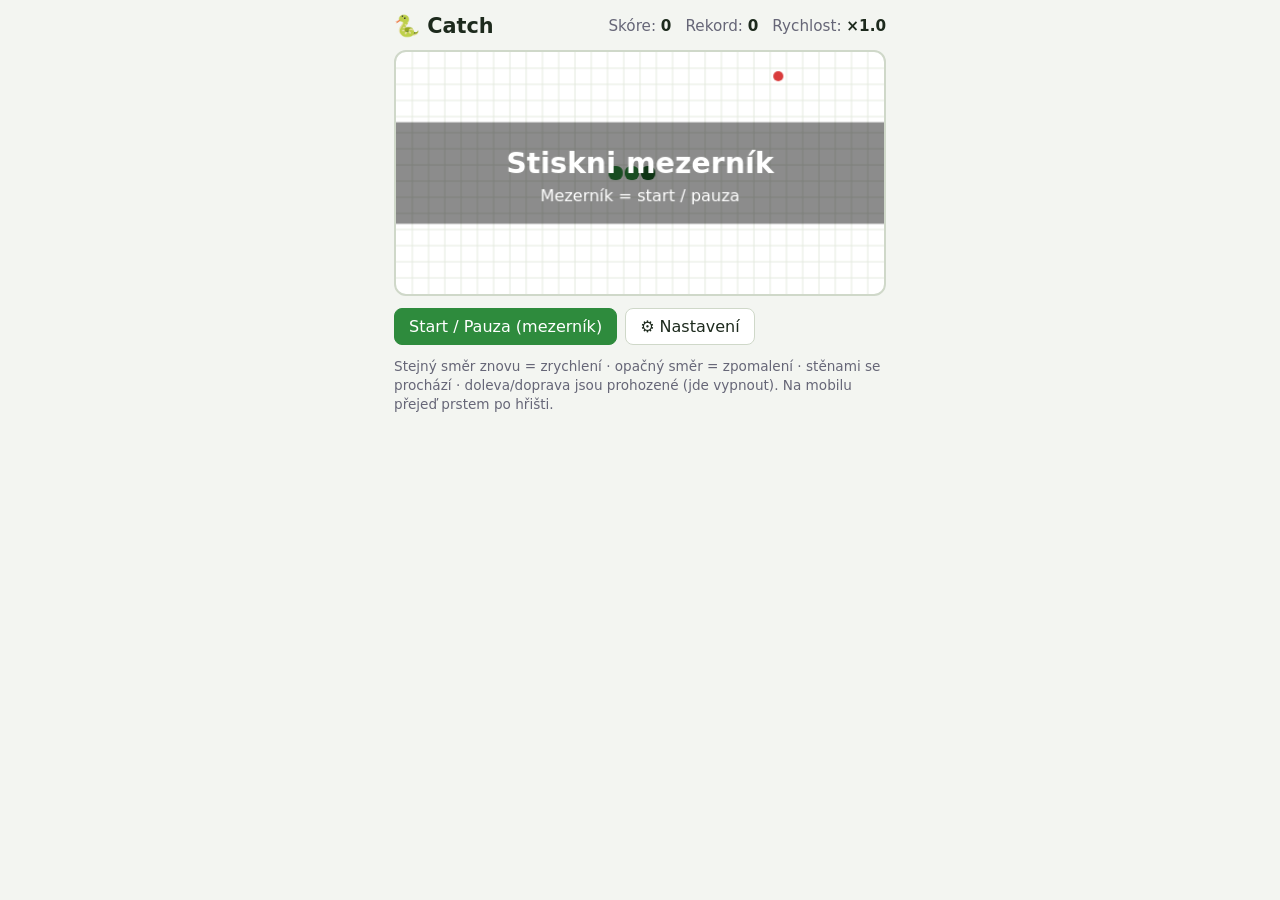
<file: prison/Catch.html>
<!DOCTYPE html>
<html lang="cs">
<head>
<meta charset="utf-8">
<meta name="viewport" content="width=device-width, initial-scale=1, viewport-fit=cover">
<title>Catch</title>
<style>
:root{--bg:#f3f5f1;--card:#fff;--text:#1d2a1d;--muted:#667;--grid:#e4eadf;--snake:#2e8b3d;--head:#1b5e27;--food:#d93b3b;--accent:#2e8b3d;--line:#cfd8c9;
box-sizing:border-box;padding-top:env(safe-area-inset-top,0px);padding-bottom:env(safe-area-inset-bottom,0px)}
@media (prefers-color-scheme:dark){:root:not([data-theme="light"]){--bg:#121712;--card:#1b231b;--text:#e6efe6;--muted:#9aa89a;--grid:#233023;--snake:#4fc460;--head:#8ff09c;--food:#ff6b6b;--accent:#4fc460;--line:#334233}}
:root[data-theme="dark"]{--bg:#121712;--card:#1b231b;--text:#e6efe6;--muted:#9aa89a;--grid:#233023;--snake:#4fc460;--head:#8ff09c;--food:#ff6b6b;--accent:#4fc460;--line:#334233}
html{scroll-padding-top:env(safe-area-inset-top,0px)}
*{box-sizing:border-box}
body{margin:0;background:var(--bg);color:var(--text);font-family:system-ui,-apple-system,"Segoe UI",Roboto,sans-serif;display:flex;justify-content:center;min-height:100vh}
main{width:100%;max-width:520px;padding:14px;display:flex;flex-direction:column;gap:12px}
header{display:flex;justify-content:space-between;align-items:center;gap:8px;flex-wrap:wrap}
h1{font-size:1.3rem;margin:0}
.stats{display:flex;gap:14px;font-size:.95rem;color:var(--muted)}
.stats b{color:var(--text)}
canvas{width:100%;margin:0 auto;background:var(--card);border:2px solid var(--line);border-radius:12px;touch-action:none;display:block}
.row{display:flex;gap:8px;flex-wrap:wrap}
button{font:inherit;background:var(--card);color:var(--text);border:1px solid var(--line);border-radius:8px;padding:8px 14px;cursor:pointer}
button.primary{background:var(--accent);color:#fff;border-color:var(--accent)}
.hint{font-size:.85rem;color:var(--muted);line-height:1.4}
#panel{background:var(--card);border:1px solid var(--line);border-radius:12px;padding:14px;display:flex;flex-direction:column;gap:12px}
#panel[hidden]{display:none}
#panel h2{margin:0;font-size:1.05rem}
.keys{display:grid;grid-template-columns:1fr 1fr;gap:8px}
.keys label{display:flex;flex-direction:column;gap:4px;font-size:.85rem;color:var(--muted)}
.keys button.listening{outline:2px solid var(--accent)}
.field{display:flex;flex-direction:column;gap:4px;font-size:.9rem}
.field input[type=range]{width:100%}
.check{display:flex;align-items:center;gap:8px;font-size:.9rem}
.size{display:flex;gap:10px}
.size label{flex:1;display:flex;flex-direction:column;gap:4px;font-size:.85rem;color:var(--muted)}
.size input{font:inherit;width:100%;background:var(--card);color:var(--text);border:1px solid var(--line);border-radius:8px;padding:8px 10px}
</style>
</head>
<body>
<main>
  <header>
    <h1>🐍 Catch</h1>
    <div class="stats">
      <span>Skóre: <b id="score">0</b></span>
      <span>Rekord: <b id="best">0</b></span>
      <span>Rychlost: <b id="spd">×1.0</b></span>
    </div>
  </header>
  <canvas id="c" width="480" height="480"></canvas>
  <div class="row">
    <button class="primary" id="startBtn">Start / Pauza (mezerník)</button>
    <button id="setBtn">⚙ Nastavení</button>
  </div>
  <div class="hint">Stejný směr znovu = zrychlení · opačný směr = zpomalení · stěnami se prochází · doleva/doprava jsou prohozené (jde vypnout). Na mobilu přejeď prstem po hřišti.</div>

  <section id="panel" hidden>
    <h2>Nastavení</h2>
    <div class="keys" id="keys"></div>
    <label class="check"><input type="checkbox" id="swap"> Prohodit doleva a doprava</label>
    <div class="field">
      <span>Velikost hřiště, 10–50 (změna spustí novou hru)</span>
      <div class="size">
        <label>Šířka (X)<input type="number" id="fw" min="10" max="50" step="1" inputmode="numeric"></label>
        <label>Výška (Y)<input type="number" id="fh" min="10" max="50" step="1" inputmode="numeric"></label>
      </div>
    </div>
    <div class="field">
      <span>Síla zrychlení/zpomalení při stisku: <b id="accV"></b> %</span>
      <input type="range" id="acc" min="5" max="60" step="5">
    </div>
    <div class="field">
      <span>Počáteční rychlost (kroků za sekundu): <b id="baseV"></b></span>
      <input type="range" id="base" min="3" max="14" step="1">
    </div>
    <div class="row">
      <button id="resetKeys">Výchozí klávesy</button>
      <button id="resetAll">Obnovit vše</button>
      <button class="primary" id="closeBtn">Hotovo</button>
    </div>
  </section>
</main>

<script>
(() => {
  let W = 30, H = 15, S = 16;
  const clampSize = v => Math.min(50, Math.max(10, Math.round(+v) || 10));
  const cv = document.getElementById('c'), ctx = cv.getContext('2d');
  const $ = id => document.getElementById(id);
  const DIRS = { up:[0,-1], down:[0,1], left:[-1,0], right:[1,0] };
  const OPP = { up:'down', down:'up', left:'right', right:'left' };
  const NAMES = { up:'Nahoru', down:'Dolů', left:'Vlevo', right:'Vpravo' };
  const DEF = { keys:{ up:'ArrowUp', down:'ArrowDown', left:'ArrowLeft', right:'ArrowRight' }, swap:true, acc:15, base:6, w:30, h:15 };

  let cfg = JSON.parse(JSON.stringify(DEF));
  try { const s = JSON.parse(localStorage.getItem('snake-cfg')); if (s && s.keys) cfg = Object.assign(cfg, s, { keys: Object.assign(cfg.keys, s.keys) }); } catch (e) {}
  cfg.w = clampSize(cfg.w || DEF.w); cfg.h = clampSize(cfg.h || DEF.h);
  let best = 0;
  const bestKey = () => cfg.w === 20 && cfg.h === 20 ? 'snake-best' : 'snake-best-' + cfg.w + 'x' + cfg.h;
  function applyField() {
    W = cfg.w; H = cfg.h;
    const m = Math.max(W, H);
    S = 480 / m;
    cv.width = Math.round(S * W); cv.height = Math.round(S * H);
    cv.style.aspectRatio = W + ' / ' + H;
    cv.style.width = (W / m * 100) + '%';
    best = 0;
    try { best = +localStorage.getItem(bestKey()) || 0; } catch (e) {}
  }
  applyField();
  const save = () => { try { localStorage.setItem('snake-cfg', JSON.stringify(cfg)); } catch (e) {} };

  let snake, dir, queue, food, score, factor, state = 'ready', timer;

  function reset() {
    const cx = Math.floor(W/2), cy = Math.floor(H/2);
    snake = [{x:cx,y:cy},{x:cx-1,y:cy},{x:cx-2,y:cy}];
    dir = 'right'; queue = []; score = 0; factor = 1;
    placeFood(); updateHud(); draw();
  }
  function placeFood() {
    let p;
    do { p = { x: Math.floor(Math.random()*W), y: Math.floor(Math.random()*H) }; }
    while (snake.some(s => s.x === p.x && s.y === p.y));
    food = p;
  }
  const interval = () => 1000 / (cfg.base * factor);
  function updateHud() {
    $('score').textContent = score; $('best').textContent = best;
    $('spd').textContent = '×' + factor.toFixed(1);
  }

  function input(action) {
    if (state !== 'run') return;
    // action = what the key says; swap turns Vlevo into a move to the right and vice versa
    let d = action;
    if (cfg.swap) d = action === 'left' ? 'right' : action === 'right' ? 'left' : action;
    const last = queue.length ? queue[queue.length-1] : dir;
    const step = 1 + cfg.acc / 100;
    if (d === last) { factor = Math.min(6, factor * step); }
    else if (d === OPP[last]) { factor = Math.max(0.3, factor / step); }
    else if (queue.length < 2) { queue.push(d); }
    updateHud();
  }

  function tick() {
    if (state !== 'run') return;
    if (queue.length) dir = queue.shift();
    const [dx, dy] = DIRS[dir];
    const h = { x: (snake[0].x + dx + W) % W, y: (snake[0].y + dy + H) % H };
    const eating = h.x === food.x && h.y === food.y;
    const body = eating ? snake : snake.slice(0, -1);
    if (body.some(s => s.x === h.x && s.y === h.y)) return gameOver();
    snake.unshift(h);
    if (eating) {
      score++; if (score > best) { best = score; try { localStorage.setItem(bestKey(), best); } catch (e) {} }
      placeFood();
    } else snake.pop();
    updateHud(); draw();
    timer = setTimeout(tick, interval());
  }

  function gameOver() { state = 'over'; clearTimeout(timer); draw(); }
  function start() {
    if (state === 'over' || state === 'ready') { reset(); }
    if (state === 'run') { state = 'pause'; clearTimeout(timer); draw(); return; }
    state = 'run'; clearTimeout(timer); timer = setTimeout(tick, interval()); draw();
  }
  function pause() { if (state === 'run') { state = 'pause'; clearTimeout(timer); draw(); } }

  const css = n => getComputedStyle(document.documentElement).getPropertyValue(n).trim();
  function draw() {
    const CH = cv.height, CW = cv.width;
    ctx.clearRect(0, 0, CW, CH);
    ctx.strokeStyle = css('--grid'); ctx.lineWidth = 1;
    for (let i = 1; i < W; i++) {
      ctx.beginPath(); ctx.moveTo(i*S, 0); ctx.lineTo(i*S, CH); ctx.stroke();
    }
    for (let i = 1; i < H; i++) {
      ctx.beginPath(); ctx.moveTo(0, i*S); ctx.lineTo(CW, i*S); ctx.stroke();
    }
    if (!snake) return;
    ctx.fillStyle = css('--food');
    ctx.beginPath(); ctx.arc(food.x*S+S/2, food.y*S+S/2, S/2-3, 0, 7); ctx.fill();
    snake.forEach((s, i) => {
      ctx.fillStyle = css(i ? '--snake' : '--head');
      ctx.beginPath(); ctx.roundRect(s.x*S+1, s.y*S+1, S-2, S-2, 6); ctx.fill();
    });
    const msg = state === 'ready' ? 'Stiskni mezerník' : state === 'pause' ? 'Pauza' : state === 'over' ? 'Konec hry – skóre ' + score : '';
    if (msg) {
      const my = CH / 2, mx = CW / 2, fs = Math.max(12, Math.min(28, CW / 17));
      ctx.fillStyle = 'rgba(0,0,0,.45)'; ctx.fillRect(0, my - fs * 1.8, CW, fs * 3.6);
      ctx.fillStyle = '#fff'; ctx.font = 'bold ' + fs + 'px system-ui,sans-serif'; ctx.textAlign = 'center';
      ctx.fillText(msg, mx, my);
      ctx.font = (fs * 0.57) + 'px system-ui,sans-serif';
      ctx.fillText(state === 'over' ? 'Mezerníkem začni znovu' : 'Mezerník = start / pauza', mx, my + fs);
    }
  }

  // ---- Settings ----
  let listening = null;
  const pretty = c => c.replace('Arrow','Šipka ').replace('Key','').replace('Digit','').replace('Space','Mezerník');
  function renderKeys() {
    const box = $('keys'); box.innerHTML = '';
    Object.keys(NAMES).forEach(a => {
      const l = document.createElement('label'); l.textContent = NAMES[a];
      const b = document.createElement('button'); b.textContent = pretty(cfg.keys[a]);
      b.onclick = () => { listening = a; renderKeys(); box.querySelectorAll('button')[Object.keys(NAMES).indexOf(a)].textContent = 'Stiskni klávesu…'; box.querySelectorAll('button')[Object.keys(NAMES).indexOf(a)].classList.add('listening'); };
      l.appendChild(b); box.appendChild(l);
    });
  }
  function syncUi() {
    renderKeys();
    $('swap').checked = cfg.swap; $('fw').value = cfg.w; $('fh').value = cfg.h; $('acc').value = cfg.acc; $('accV').textContent = cfg.acc;
    $('base').value = cfg.base; $('baseV').textContent = cfg.base;
  }
  $('setBtn').onclick = () => { pause(); syncUi(); $('panel').hidden = false; };
  $('closeBtn').onclick = () => { listening = null; $('panel').hidden = true; };
  $('swap').onchange = e => { cfg.swap = e.target.checked; save(); };
  const onSize = () => {
    cfg.w = clampSize($('fw').value); cfg.h = clampSize($('fh').value);
    $('fw').value = cfg.w; $('fh').value = cfg.h; save();
    clearTimeout(timer); state = 'ready'; applyField(); reset();
  };
  $('fw').onchange = onSize; $('fh').onchange = onSize;
  $('acc').oninput = e => { cfg.acc = +e.target.value; $('accV').textContent = cfg.acc; save(); };
  $('base').oninput = e => { cfg.base = +e.target.value; $('baseV').textContent = cfg.base; save(); };
  $('resetKeys').onclick = () => { cfg.keys = Object.assign({}, DEF.keys); listening = null; save(); renderKeys(); };
  $('resetAll').onclick = () => {
    const sizeChanged = cfg.w !== DEF.w || cfg.h !== DEF.h;
    cfg = JSON.parse(JSON.stringify(DEF)); listening = null; save(); syncUi();
    if (sizeChanged) { clearTimeout(timer); state = 'ready'; applyField(); reset(); }
  };
  $('startBtn').onclick = start;

  document.addEventListener('keydown', e => {
    if (listening) {
      e.preventDefault();
      if (e.code !== 'Escape') {
        // if the key is already used, swap the two bindings
        const other = Object.keys(cfg.keys).find(k => cfg.keys[k] === e.code);
        if (other) cfg.keys[other] = cfg.keys[listening];
        cfg.keys[listening] = e.code; save();
      }
      listening = null; renderKeys(); return;
    }
    if (!$('panel').hidden) return;
    if (e.code === 'Space' || e.code === 'Enter') { e.preventDefault(); if (!e.repeat) start(); return; }
    const a = Object.keys(cfg.keys).find(k => cfg.keys[k] === e.code);
    if (a) { e.preventDefault(); if (!e.repeat) input(a); }
  });

  // swipe on canvas (mobile)
  let t0 = null;
  cv.addEventListener('touchstart', e => { t0 = e.touches[0]; if (state !== 'run') start(); }, { passive: true });
  cv.addEventListener('touchend', e => {
    if (!t0) return;
    const t = e.changedTouches[0], dx = t.clientX - t0.clientX, dy = t.clientY - t0.clientY;
    t0 = null;
    if (Math.max(Math.abs(dx), Math.abs(dy)) < 20) return;
    const d = Math.abs(dx) > Math.abs(dy) ? (dx > 0 ? 'right' : 'left') : (dy > 0 ? 'down' : 'up');
    input(d);
  });

  window.matchMedia('(prefers-color-scheme: dark)').addEventListener('change', draw);
  reset();
})();
</script>
</body>
</html>
</file>
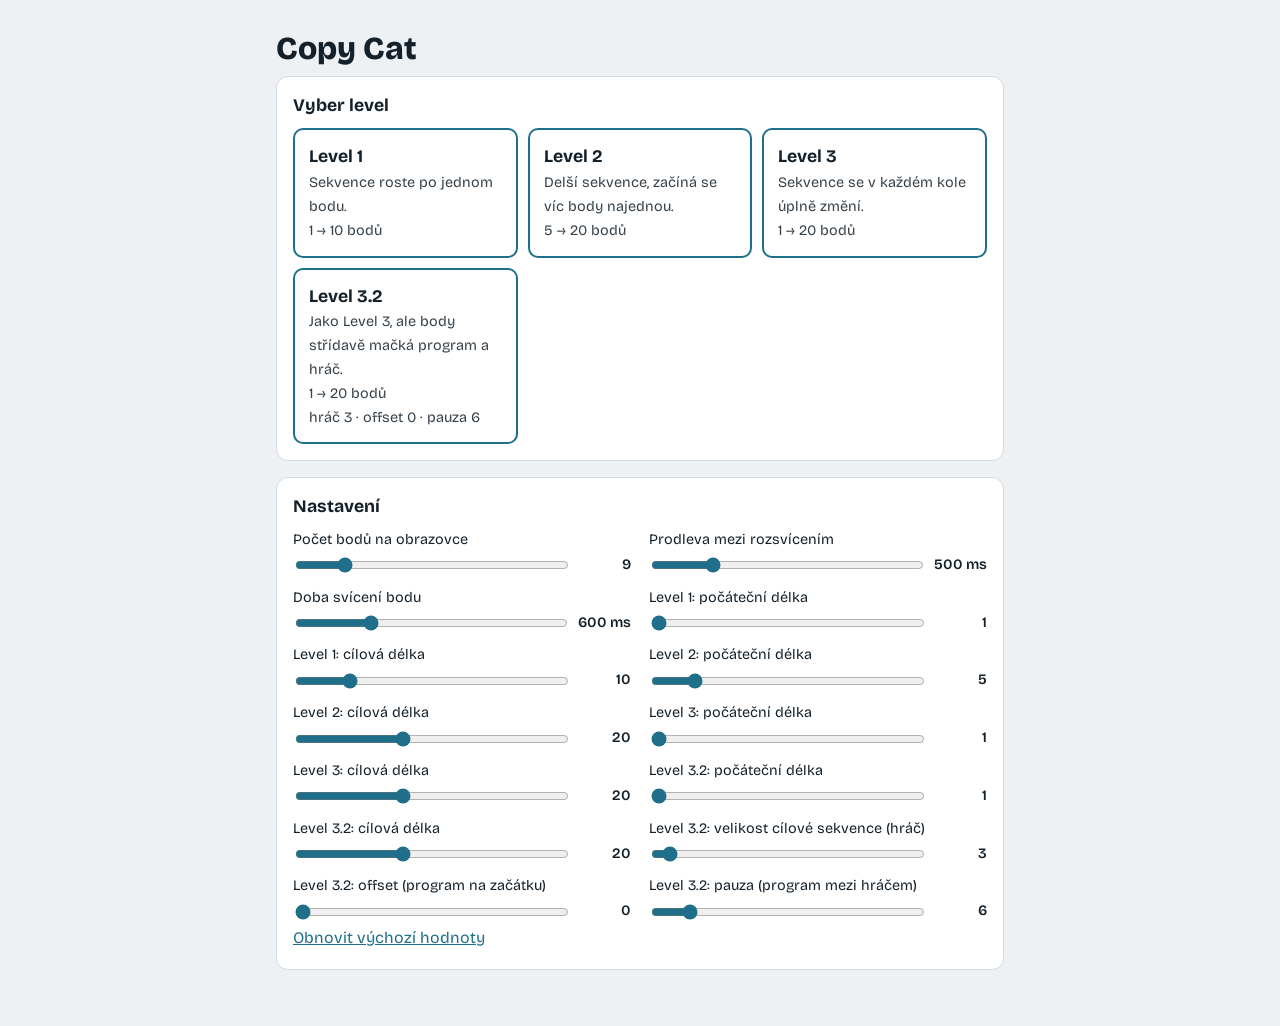
<file: prison/CopyCat.html>
<!DOCTYPE html>
<html lang="cs">
<head>
<meta charset="utf-8">
<meta name="viewport" content="width=device-width, initial-scale=1, viewport-fit=cover">
<title>Copy Cat</title>
<link href="https://fonts.googleapis.com/css2?family=Bricolage+Grotesque:wght@400;600;800&display=swap" rel="stylesheet">

<style>
:root{
  --bg:#eef1f4;
  --panel:#fff;
  --ink:#14212b;
  --mute:#5d6b77;
  --line:#d3dae0;
  --board:#1b2b3a;
  --dot:#3b5167;
  --lit:#ffd23f;
  --ok:#3ddc97;
  --bad:#ff5a5f;
  --acc:#1f6f8b;

  box-sizing:border-box;
  padding-top:env(safe-area-inset-top,0px);
  padding-bottom:env(safe-area-inset-bottom,0px)
}

@media (prefers-color-scheme:dark){
  :root:not([data-theme="light"]){
    --bg:#0e161d;
    --panel:#16222c;
    --ink:#e8eef3;
    --mute:#92a3b1;
    --line:#2a3a47;
    --board:#0a1219;
    --dot:#34495c;
    --acc:#5bb8d6
  }
}

:root[data-theme="dark"]{
  --bg:#0e161d;
  --panel:#16222c;
  --ink:#e8eef3;
  --mute:#92a3b1;
  --line:#2a3a47;
  --board:#0a1219;
  --dot:#34495c;
  --acc:#5bb8d6
}

*{
  box-sizing:border-box
}

html{
  scroll-padding-top:env(safe-area-inset-top,0px)
}

body{
  margin:0;
  background:var(--bg);
  color:var(--ink);
  font-family:"Bricolage Grotesque",system-ui,-apple-system,"Segoe UI",sans-serif;
  line-height:1.45
}

main{
  max-width:760px;
  margin:0 auto;
  padding:20px 16px 40px
}

h1{
  font-size:2rem;
  font-weight:800;
  margin:.2em 0 .1em
}

p.sub{
  color:var(--mute);
  margin:0 0 20px
}

h2{
  font-size:1.1rem;
  margin:0 0 10px
}

.panel{
  background:var(--panel);
  border:1px solid var(--line);
  border-radius:12px;
  padding:16px;
  margin-bottom:16px
}

.levels{
  display:grid;
  grid-template-columns:repeat(auto-fit,minmax(200px,1fr));
  gap:10px
}

button{
  font:inherit;
  cursor:pointer
}

.lvl{
  text-align:left;
  padding:14px;
  border-radius:10px;
  border:2px solid var(--acc);
  background:transparent;
  color:var(--ink)
}

.lvl:hover,
.lvl:focus-visible{
  background:var(--acc);
  color:#fff;
  outline:none
}

.lvl b{
  display:block;
  font-size:1.1rem
}

.lvl span{
  font-size:.9rem;
  opacity:.85
}

.set{
  display:grid;
  grid-template-columns:repeat(auto-fill,minmax(230px,1fr));
  gap:12px 18px
}

.set label{
  display:flex;
  flex-direction:column;
  font-size:.9rem;
  gap:4px
}

.set .row{
  display:flex;
  gap:8px;
  align-items:center
}

.set input[type=range]{
  flex:1;
  accent-color:var(--acc)
}

.set output{
  min-width:3.6em;
  text-align:right;
  font-weight:600
}

.link{
  background:none;
  border:0;
  color:var(--acc);
  text-decoration:underline;
  padding:4px 0
}

.bar{
  display:flex;
  justify-content:space-between;
  align-items:center;
  gap:10px;
  margin-bottom:10px;
  flex-wrap:wrap
}

.status{
  font-weight:600;
  font-size:1.1rem
}

.btn{
  padding:8px 14px;
  border-radius:8px;
  border:1px solid var(--line);
  background:var(--panel);
  color:var(--ink)
}

.btn.main{
  background:var(--acc);
  border-color:var(--acc);
  color:#fff
}

#game{
  position:fixed;
  inset:0;
  z-index:5;
  display:flex;
  flex-direction:column;
  gap:8px;
  background:var(--bg);

  padding:
    calc(env(safe-area-inset-top,0px) + 10px)
    calc(env(safe-area-inset-right,0px) + 10px)
    calc(env(safe-area-inset-bottom,0px) + 10px)
    calc(env(safe-area-inset-left,0px) + 10px)
}

#game .bar{
  margin:0;
  flex-wrap:nowrap
}

#game .status{
  font-size:1rem;
  min-width:0
}

.btns{
  display:flex;
  gap:6px;
  flex-shrink:0
}

.board{
  position:relative;
  flex:1;
  min-height:0;
  width:100%;
  background:var(--board);
  border-radius:14px;
  overflow:hidden;
  touch-action:manipulation;
  user-select:none;
  -webkit-user-select:none;
  -webkit-tap-highlight-color:transparent
}

@media (max-width:480px){
  h1{
    font-size:1.6rem
  }

  #game .status{
    font-size:.9rem
  }

  .btn{
    padding:8px 10px
  }
}

.dot{
  --h:0;

  position:absolute;
  aspect-ratio:1;
  border-radius:50%;
  border:0;

  background:hsl(var(--h) 55% 38%);

  transform:translate(-50%,-50%);

  transition:
    background .08s,
    box-shadow .08s
}

.dot.lit{
  background:hsl(var(--h) 100% 62%);

  box-shadow:
    0 0 0 4px hsl(var(--h) 100% 62%/.35),
    0 0 28px 6px hsl(var(--h) 100% 62%/.6)
}

.dot.ok{
  box-shadow:0 0 0 4px var(--ok)
}

.dot.bad{
  box-shadow:0 0 0 5px var(--bad)
}

.dot:focus-visible{
  outline:3px solid var(--acc);
  outline-offset:3px
}

.board.wait .dot{
  cursor:default
}

.over{
  position:absolute;
  inset:0;

  background:rgba(10,18,25,.82);
  color:#fff;

  display:flex;
  flex-direction:column;
  align-items:center;
  justify-content:center;

  gap:10px;
  text-align:center;
  padding:20px
}

.over h2{
  font-size:1.6rem;
  margin:0
}

[hidden]{
  display:none!important
}

#game[hidden]{
  display:none!important
}

@media (prefers-reduced-motion:reduce){
  .dot{
    transition:none
  }
}
</style>
</head>

<body>

<main>

<section id="menu">

  <h1>Copy Cat</h1>

  <div class="panel">
    <h2>Vyber level</h2>
    <div class="levels" id="levels"></div>
  </div>

  <div class="panel">
    <h2>Nastavení</h2>

    <div class="set" id="settings"></div>

    <button class="link" id="reset">
      Obnovit výchozí hodnoty
    </button>
  </div>

</section>


<section id="game" hidden>

  <div class="bar">

    <div class="status" id="status"></div>

    <div class="btns">

      <button class="btn" id="fs" hidden>
        Celá obrazovka
      </button>

      <button class="btn" id="back">
        Menu
      </button>

    </div>

  </div>

  <div class="board" id="board"></div>

</section>

</main>


<script>

/* =========================================================
   NASTAVENÍ
   ========================================================= */

const DEFAULTS={
  dots:9,
  gap:500,
  dur:600,

  l1Start:1,
  l1Len:10,

  l2Start:5,
  l2Len:20,

  l3Start:1,
  l3Len:20,

  l32Start:1,
  l32Len:20,
  l32Chunk:3,
  l32Offset:0,
  l32Pause:6
};


const DEFS=[
  ['dots','Počet bodů na obrazovce',3,40,1,''],

  ['gap','Prodleva mezi rozsvícením',100,2000,50,' ms'],

  ['dur','Doba svícení bodu',100,2000,50,' ms'],

  ['l1Start','Level 1: počáteční délka',1,30,1,''],
  ['l1Len','Level 1: cílová délka',1,50,1,''],

  ['l2Start','Level 2: počáteční délka',1,30,1,''],
  ['l2Len','Level 2: cílová délka',1,50,1,''],

  ['l3Start','Level 3: počáteční délka',1,30,1,''],
  ['l3Len','Level 3: cílová délka',1,50,1,''],

  ['l32Start','Level 3.2: počáteční délka',1,30,1,''],
  ['l32Len','Level 3.2: cílová délka',1,50,1,''],
  ['l32Chunk','Level 3.2: velikost cílové sekvence (hráč)',1,50,1,''],
  ['l32Offset','Level 3.2: offset (program na začátku)',0,50,1,''],
  ['l32Pause','Level 3.2: pauza (program mezi hráčem)',0,50,1,'']
];


const LEVELS=[
  {
    k:'l1',
    name:'Level 1',
    desc:'Sekvence roste po jednom bodu.'
  },

  {
    k:'l2',
    name:'Level 2',
    desc:'Delší sekvence, začíná se víc body najednou.'
  },

  {
    k:'l3',
    name:'Level 3',
    desc:'Sekvence se v každém kole úplně změní.',
    fresh:true
  },

  {
    k:'l32',
    name:'Level 3.2',
    desc:'Jako Level 3, ale body střídavě mačká program a hráč.',
    fresh:true,
    chunk:true
  }
];


let S={...DEFAULTS};


try{

  const r=localStorage.getItem('copy-cat');

  if(r){
    S={
      ...S,
      ...JSON.parse(r)
    };
  }

}catch(e){}


const save=()=>{
  try{
    localStorage.setItem(
      'copy-cat',
      JSON.stringify(S)
    );
  }catch(e){}
};


const $=id=>document.getElementById(id);

const sleep=ms=>new Promise(
  r=>setTimeout(r,ms)
);


/* =========================================================
   ZVUK
   ========================================================= */

/*
 * AudioContext se vytvoří až po interakci uživatele.
 * Prohlížeče jinak automatické přehrávání zvuku blokují.
 */

let audioContext=null;


/*
 * Každý bod má svůj vlastní tón.
 *
 * Používám pentatonickou stupnici:
 *
 * C D E G A C D E G A ...
 *
 * Tyto tóny jsou od sebe dobře rozeznatelné
 * a zároveň spolu znějí příjemně.
 */

const NOTE_FREQUENCIES=[
  261.63,  // C4 - bod 1
  293.66,  // D4 - bod 2
  329.63,  // E4 - bod 3
  392.00,  // G4 - bod 4
  440.00,  // A4 - bod 5

  523.25,  // C5 - bod 6
  587.33,  // D5 - bod 7
  659.25,  // E5 - bod 8
  783.99,  // G5 - bod 9
  880.00,  // A5 - bod 10

  1046.50, // C6 - bod 11
  1174.66, // D6 - bod 12
  1318.51, // E6 - bod 13
  1567.98, // G6 - bod 14
  1760.00  // A6 - bod 15
];


function initAudio(){

  if(!audioContext){

    const AudioCtx=
      window.AudioContext ||
      window.webkitAudioContext;

    if(!AudioCtx)return;

    audioContext=new AudioCtx();
  }


  if(audioContext.state==='suspended'){

    audioContext
      .resume()
      .catch(()=>{});

  }

}


/*
 * Přehraje zvuk konkrétního bodu.
 *
 * index 0 = C
 * index 1 = D
 * index 2 = E
 * ...
 *
 * Tón bodu je vždy stejný.
 */

function playDotSound(index){

  if(!audioContext)return;


  if(audioContext.state==='suspended'){

    audioContext
      .resume()
      .catch(()=>{});

  }


  const now=audioContext.currentTime;


  /*
   * Pokud je bodů více než 15,
   * další body pokračují o oktávu výš.
   */

  const noteIndex=
    index % NOTE_FREQUENCIES.length;

  const octave=
    Math.floor(
      index / NOTE_FREQUENCIES.length
    );


  const frequency=
    NOTE_FREQUENCIES[noteIndex] *
    Math.pow(2,octave);


  const oscillator=
    audioContext.createOscillator();

  const gain=
    audioContext.createGain();


  /*
   * Triangle má výraznější charakter
   * než čistý sine tón.
   */

  oscillator.type='triangle';


  oscillator.frequency.setValueAtTime(
    frequency,
    now
  );


  /*
   * Krátký náběh hlasitosti.
   */

  gain.gain.setValueAtTime(
    0,
    now
  );


  gain.gain.linearRampToValueAtTime(
    0.18,
    now+0.015
  );


  /*
   * Postupné zeslabení.
   */

  gain.gain.exponentialRampToValueAtTime(
    0.001,
    now+0.32
  );


  oscillator.connect(gain);

  gain.connect(
    audioContext.destination
  );


  oscillator.start(now);

  oscillator.stop(
    now+0.34
  );
}


/* =========================================================
   MENU
   ========================================================= */

function levelInfo(l){

  let t=`${S[l.k+'Start']} → ${S[l.k+'Len']} bodů`;

  if(l.chunk){
    t+=`<br>hráč ${S[l.k+'Chunk']} · offset ${S[l.k+'Offset']} · pauza ${S[l.k+'Pause']}`;
  }

  return t;

}


function buildMenu(){

  $('levels').innerHTML='';


  LEVELS.forEach((l,i)=>{

    const b=
      document.createElement('button');

    b.className='lvl';


    b.innerHTML=`
      <b>${l.name}</b>

      <span>
        ${l.desc}<br>
        ${levelInfo(l)}
      </span>
    `;


    b.onclick=()=>{

      initAudio();

      start(i);

    };


    $('levels').append(b);

  });


  $('settings').innerHTML='';


  DEFS.forEach(
    ([k,label,min,max,step,unit])=>{

      const w=
        document.createElement('label');


      w.innerHTML=`
        ${label}

        <div class="row">

          <input
            type="range"
            min="${min}"
            max="${max}"
            step="${step}"
            value="${S[k]}"
          >

          <output>
            ${S[k]}${unit}
          </output>

        </div>
      `;


      const inp=
        w.querySelector('input');

      const out=
        w.querySelector('output');


      inp.oninput=()=>{

        S[k]=+inp.value;

        out.textContent=
          S[k]+unit;

        save();

        refreshLevelText();

      };


      $('settings').append(w);

    }
  );

}


function refreshLevelText(){

  document
    .querySelectorAll('.lvl')
    .forEach((b,i)=>{

      const k=
        LEVELS[i].k;


      b.querySelector('span').innerHTML=`
        ${LEVELS[i].desc}<br>
        ${levelInfo(LEVELS[i])}
      `;

    });

}


$('reset').onclick=()=>{

  S={...DEFAULTS};

  save();

  buildMenu();

};


/* =========================================================
   ROZMÍSTĚNÍ BODŮ
   ========================================================= */

function layout(n){

  const rc=
    $('board').getBoundingClientRect();


  const H=
    100 *
    Math.max(rc.height,1) /
    Math.max(rc.width,1);


  let d=
    Math.sqrt(100*H/n)*0.95;

  let pts;


  for(let t=0;t<60;t++){

    const pad=
      d*0.4+1;


    pts=[];

    let tries=0;


    while(
      pts.length<n &&
      tries<3000
    ){

      tries++;


      const p=[
        pad+
        Math.random()*
        (100-2*pad),

        pad*0.9+
        Math.random()*
        (H-1.8*pad)
      ];


      if(
        pts.every(q=>
          Math.hypot(
            q[0]-p[0],
            q[1]-p[1]
          )>=d
        )
      ){

        pts.push(p);

      }

    }


    if(pts.length===n){
      break;
    }


    d*=0.94;

  }


  return{

    pts,

    H,

    size:
      Math.min(
        d*0.72,
        13,
        H*0.2
      )

  };

}


/* =========================================================
   HRA
   ========================================================= */

let run=0;

let dots=[];

let clickHandler=null;


function start(i){

  initAudio();


  const id=++run;


  $('menu').hidden=true;

  $('game').hidden=false;


  play(i,id);

}


$('back').onclick=()=>{

  run++;

  clickHandler=null;


  $('game').hidden=true;

  $('menu').hidden=false;


  buildMenu();

};


/* =========================================================
   VYTVOŘENÍ BODŮ
   ========================================================= */

function setupBoard(){

  const b=$('board');


  b.innerHTML='';

  b.classList.add('wait');


  const {
    pts,
    size,
    H
  }=layout(S.dots);


  dots=pts.map((p,i)=>{

    const e=
      document.createElement('button');


    e.className='dot';


    e.style.left=
      p[0]+'%';


    e.style.top=
      (p[1]/H*100)+'%';


    e.style.width=
      size+'%';


    /*
     * Barva každého bodu.
     */

    e.style.setProperty(
      '--h',
      Math.round((i*137.5)%360)
    );


    e.setAttribute(
      'aria-label',
      'Bod '+(i+1)
    );


    /*
     * Kliknutí na bod.
     */

    e.onclick=()=>{

      initAudio();

      if(clickHandler){
        clickHandler(i);
      }

    };


    b.append(e);


    return e;

  });

}


/* =========================================================
   GENEROVÁNÍ SEKQUENCE
   ========================================================= */

const randSeq=n=>{

  const s=[];


  for(let i=0;i<n;i++){

    let x;


    do{

      x=
        Math.floor(
          Math.random()*S.dots
        );

    }while(
      S.dots>1 &&
      x===s[i-1]
    );


    s.push(x);

  }


  return s;

};


/* =========================================================
   UŽIVATELŮV TAH
   ========================================================= */

function waitInput(seq,from,to,id){

  return new Promise(res=>{

    let idx=from;


    $('board')
      .classList
      .remove('wait');


    clickHandler=async i=>{

      if(id!==run)return;


      /*
       * Při kliknutí zazní tón konkrétního bodu.
       *
       * Stejný tón zazněl už při jeho rozsvícení.
       */

      playDotSound(i);


      if(i===seq[idx]){

        const e=dots[i];


        e.classList.add('ok');


        setTimeout(()=>{

          e.classList.remove('ok');

        },150);


        idx++;


        $('status').textContent=
          `Tvoje řada: ${idx} / ${seq.length}`;


        if(idx===to){

          clickHandler=null;

          res(true);

        }


      }else{

        clickHandler=null;


        dots[i].classList.add('bad');

        dots[seq[idx]].classList.add('lit');


        res(false);

      }

    };

  });

}


/* =========================================================
   HLAVNÍ HERNÍ SMYČKA
   ========================================================= */

/*
 * Fáze odpovědi hráče.
 *
 * Běžné levely: hráč zopakuje celou sekvenci.
 *
 * Level 3.2: střídá se program (OFFSET, pak PAUSE, PAUSE, ...)
 * a hráč (vždy CHUNK bodů).
 */

async function answerPhase(li,seq,n,target,id){

  const L=LEVELS[li];

  const head=`${L.name} · kolo ${n} / ${target}`;


  if(!L.chunk){

    $('status').textContent=`${head} · tvůj tah`;

    return waitInput(seq,0,seq.length,id);

  }


  const chunk=Math.max(1,S[L.k+'Chunk']);

  let pos=0;

  let programCount=S[L.k+'Offset'];


  while(pos<seq.length){

    /* ----- program mačká body ----- */

    if(programCount>0){

      const stop=Math.min(pos+programCount,seq.length);

      $('board').classList.add('wait');

      $('status').textContent=`${head} · hraje program`;

      /*
       * Po tahu hráče počká program dobu svícení + prodlevu,
       * jako by hráčův poslední bod byl dalším bodem sekvence.
       * (Na začátku už prodleva proběhla po přehrání sekvence.)
       */

      if(pos>0){
        await sleep(S.dur+S.gap);
      }

      for(;pos<stop;pos++){

        if(id!==run)return false;

        const i=seq[pos];

        playDotSound(i);

        dots[i].classList.add('lit');

        await sleep(S.dur);

        dots[i].classList.remove('lit');

        await sleep(S.gap);

      }

      if(id!==run)return false;

      if(pos>=seq.length)break;

    }


    /* ----- hráč mačká body ----- */

    const stop=Math.min(pos+chunk,seq.length);

    $('status').textContent=
      `${head} · tvůj tah (${pos+1}–${stop} z ${seq.length})`;

    const ok=await waitInput(seq,pos,stop,id);

    if(!ok||id!==run)return false;

    pos=stop;

    $('board').classList.add('wait');

    programCount=S[L.k+'Pause'];

  }

  return true;

}


async function play(li,id){

  const k=
    LEVELS[li].k;


  const target=
    Math.max(
      1,
      S[k+'Len']
    );


  let n=
    Math.min(
      S[k+'Start'],
      target
    );


  let seq=[];


  setupBoard();


  await sleep(500);


  while(true){

    if(id!==run)return;


    /*
     * Level 3 dostává v každém kole
     * úplně novou sekvenci.
     */

    if(
      LEVELS[li].fresh ||
      seq.length===0
    ){

      seq=randSeq(n);

    }else{

      /*
       * Level 1 a 2 pokračují
       * rozšířením předchozí sekvence.
       */

      while(seq.length<n){

        seq.push(
          randSeq(2).find(
            x =>
              x!==seq[seq.length-1]
          ) ?? 0
        );

      }

    }


    $('status').textContent=
      `${LEVELS[li].name} · kolo ${n} / ${target} · sleduj`;


    $('board')
      .classList
      .add('wait');


    await sleep(400);


    /*
     * Přehrání sekvence.
     */

    for(const i of seq){

      if(id!==run)return;


      /*
       * Rozsvítíme konkrétní bod
       * a současně přehrajeme jeho
       * vlastní tón.
       */

      playDotSound(i);


      dots[i]
        .classList
        .add('lit');


      await sleep(S.dur);


      dots[i]
        .classList
        .remove('lit');


      await sleep(S.gap);

    }


    if(id!==run)return;


    const ok=
      await answerPhase(
        li,
        seq,
        n,
        target,
        id
      );


    if(id!==run)return;


    $('board')
      .classList
      .add('wait');


    if(!ok){

      await sleep(900);


      return end(
        li,
        id,
        false,
        n-1,
        target
      );

    }


    if(n>=target){

      await sleep(300);


      return end(
        li,
        id,
        true,
        n,
        target
      );

    }


    n++;


    await sleep(600);

  }

}


/* =========================================================
   KONEC HRY
   ========================================================= */

function end(
  li,
  id,
  win,
  done,
  target
){

  if(id!==run)return;


  const o=
    document.createElement('div');


  o.className='over';


  o.innerHTML=win

    ?`
      <h2>Zvládnuto!</h2>

      <p>
        Zapamatoval sis celou sekvenci
        (${target} bodů).
      </p>
    `

    :`
      <h2>Chyba</h2>

      <p>
        Bezchybně jsi zvládl sekvenci
        o délce ${Math.max(done,0)} z ${target}.
      </p>
    `;


  const a=
    document.createElement('button');


  a.className='btn main';

  a.textContent='Hrát znovu';


  a.onclick=()=>{

    initAudio();

    start(li);

  };


  const b=
    document.createElement('button');


  b.className='btn';

  b.textContent='Zpět do menu';


  b.onclick=()=>
    $('back').click();


  o.append(a,b);


  $('board').append(o);

}


/* =========================================================
   ZMĚNA VELIKOSTI OKNA
   ========================================================= */

let rt;


addEventListener('resize',()=>{

  clearTimeout(rt);


  rt=setTimeout(()=>{

    if(
      $('game').hidden ||
      !dots.length
    ){
      return;
    }


    const {
      pts,
      size,
      H
    }=layout(dots.length);


    dots.forEach((e,i)=>{

      e.style.left=
        pts[i][0]+'%';


      e.style.top=
        (pts[i][1]/H*100)+'%';


      e.style.width=
        size+'%';

    });

  },150);

});


/* =========================================================
   FULLSCREEN
   ========================================================= */

if(document.fullscreenEnabled){

  $('fs').hidden=false;


  $('fs').onclick=()=>{

    try{

      document.fullscreenElement

        ? document.exitFullscreen()

        : document.documentElement
            .requestFullscreen();

    }catch(e){}

  };

}


/* =========================================================
   START
   ========================================================= */

buildMenu();

</script>

</body>
</html>
</file>
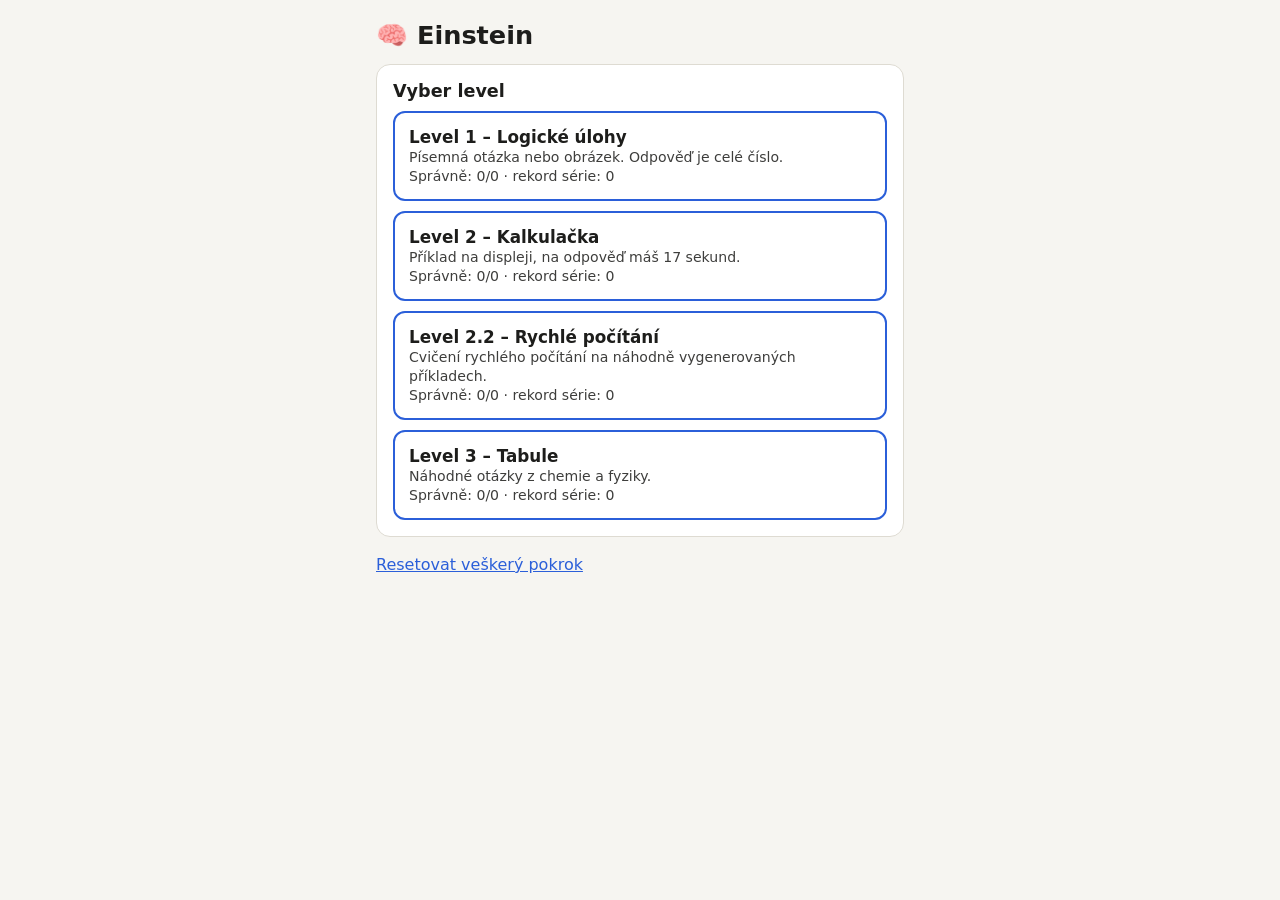
<file: prison/Einstein.html>
<!DOCTYPE html>
<html lang="cs">
<head>
<meta charset="utf-8">
<meta name="viewport" content="width=device-width, initial-scale=1, viewport-fit=cover">
<title>Einstein</title>
<link href="https://fonts.googleapis.com/css2?family=Caveat:wght@500;700&family=Share+Tech+Mono&display=swap" rel="stylesheet">
<style>
:root{--bg:#f6f5f1;--card:#fff;--tx:#1d1d1b;--mut:#77756e;--bd:#dedbd2;--ok:#1d9a5b;--okbg:#e2f5ea;--ko:#d23f3f;--kobg:#fbe5e5;--ac:#2b5fd9;
box-sizing:border-box;padding-top:env(safe-area-inset-top,0px);padding-bottom:env(safe-area-inset-bottom,0px)}
@media(prefers-color-scheme:dark){:root:not([data-theme="light"]){--bg:#17171a;--card:#222226;--tx:#f0efe9;--mut:#9b9a93;--bd:#38383d;--okbg:#17382a;--kobg:#401e1e;--ac:#6f95f5}}
:root[data-theme="dark"]{--bg:#17171a;--card:#222226;--tx:#f0efe9;--mut:#9b9a93;--bd:#38383d;--okbg:#17382a;--kobg:#401e1e;--ac:#6f95f5}
*{box-sizing:border-box}
html{scroll-padding-top:env(safe-area-inset-top,0px)}
body{margin:0;background:var(--bg);color:var(--tx);font-family:system-ui,-apple-system,"Segoe UI",sans-serif;display:flex;justify-content:center}
main{width:100%;max-width:560px;padding:20px 16px 40px}
h1{font-size:1.6rem;margin:0 0 14px;font-weight:700}
h2{font-size:1.1rem;margin:0 0 10px}
button{font:inherit;cursor:pointer}
.panel{background:var(--card);border:1px solid var(--bd);border-radius:14px;padding:16px;margin-bottom:14px}
.levels{display:grid;gap:10px}
.lvl{text-align:left;padding:14px;border-radius:12px;border:2px solid var(--ac);background:transparent;color:var(--tx)}
.lvl:hover,.lvl:focus-visible{background:var(--ac);color:#fff;outline:none}
.lvl b{display:block;font-size:1.05rem}.lvl span{font-size:.88rem;opacity:.85}
.top{display:flex;align-items:center;gap:10px;margin-bottom:12px}
.top h1{margin:0;font-size:1.1rem;color:var(--mut);font-weight:600}
.b{padding:9px 14px;border-radius:10px;border:1px solid var(--bd);background:var(--card);color:var(--tx)}
.b.p{background:var(--ac);color:#fff;border-color:var(--ac)}
.link{background:none;border:0;color:var(--ac);text-decoration:underline;padding:4px 0}
.stats{display:flex;gap:10px;margin-bottom:10px}
.stat{flex:1;background:var(--card);border:1px solid var(--bd);border-radius:12px;padding:8px 10px;text-align:center}
.stat b{display:block;font-size:1.25rem}.stat span{font-size:.72rem;color:var(--mut)}
.bar{height:8px;background:var(--bd);border-radius:5px;overflow:hidden;margin-bottom:4px}
.bar i{display:block;height:100%;width:0;background:var(--ok);transition:width .4s}
.cap{font-size:.75rem;color:var(--mut);margin-bottom:16px}
.fb{min-height:24px;margin:14px 0 0;font-weight:600;text-align:center}
.fb.ok{color:var(--ok)}.fb.ko{color:var(--ko)}
.nx{width:100%;margin-top:10px}
.ans{display:flex;gap:8px;margin-top:14px}
.ans input{flex:1;min-width:0;font:inherit;font-size:1.4rem;text-align:center;padding:10px;border-radius:10px}
.ans .b{flex:0 0 auto}

/* Level 1: list papíru */
.paper{position:relative;background:#fffdf6;color:#27304a;border-radius:3px;padding:26px 22px 22px 56px;min-height:220px;
 box-shadow:0 1px 2px rgba(0,0,0,.2),0 8px 18px rgba(0,0,0,.14);transform:rotate(-.6deg);
 background-image:repeating-linear-gradient(transparent 0 33px,#bfd3ea 33px 34px);background-position:0 18px}
.paper::before{content:"";position:absolute;left:40px;top:0;bottom:0;width:2px;background:#e48c8c}
.paper::after{content:"";position:absolute;left:12px;top:30px;bottom:30px;width:14px;
 background:radial-gradient(circle,#d8d4c6 5px,transparent 6px) 0 0/14px 70px repeat-y}
.paper .qt{font-family:Caveat,"Segoe Print","Comic Sans MS",cursive;font-size:1.9rem;line-height:34px;font-weight:500}
.paper img.pic{display:block;max-width:100%;max-height:260px;margin:8px auto 0;border-radius:4px}
.paper svg{display:block;width:100%;max-width:340px;margin:0 auto;height:auto}
.ans.pp input{background:#fffdf6;color:#27304a;border:2px solid #bfd3ea;font-family:Caveat,cursive;font-size:1.8rem}

/* Level 2: kalkulačka */
.calc{background:linear-gradient(#3a3d44,#26282d);border-radius:20px;padding:16px;box-shadow:0 10px 24px rgba(0,0,0,.35),inset 0 1px 0 rgba(255,255,255,.12)}
.scr{background:#b9c9a3;color:#1c2616;border-radius:10px;padding:10px 14px 8px;box-shadow:inset 0 3px 8px rgba(0,0,0,.4);font-family:"Share Tech Mono",ui-monospace,Consolas,monospace}
.eq{font-size:1.5rem;min-height:2.2em;display:flex;align-items:center;justify-content:flex-end;text-align:right;word-break:break-word;opacity:.85}
.dsp{font-size:2.4rem;text-align:right;min-height:1.3em;overflow:hidden}
.tm{height:6px;background:rgba(0,0,0,.18);border-radius:3px;margin-top:6px;overflow:hidden}
.tm i{display:block;height:100%;width:100%;background:#1c2616}
.tm i.low{background:#a32121}
.tn{font-size:.8rem;text-align:right;margin-top:2px}
.keys{display:grid;grid-template-columns:repeat(3,1fr);grid-auto-rows:54px;gap:9px;margin-top:14px}
.k{border:0;border-radius:10px;background:linear-gradient(#5b5f69,#464a53);color:#fff;font-size:1.4rem;font-family:"Share Tech Mono",ui-monospace,monospace;box-shadow:0 3px 0 #1d1f24}
.k:active:not(:disabled){transform:translateY(2px);box-shadow:0 1px 0 #1d1f24}
.k.pressed{transform:translateY(2px);box-shadow:0 1px 0 #1d1f24;filter:brightness(1.35)}
.k.f{background:linear-gradient(#d0703a,#b5592a)}.k.go{background:linear-gradient(#3aa86b,#2b8a54);grid-row:span 2}
.k.z{grid-column:span 3}
.scr{transition:background .15s}.scr.ok{background:#8fd19e}
.ans input.ok{background:#e2f5ea!important;border-color:#1d9a5b!important;color:#14532d!important}
.ans input:disabled{opacity:1;-webkit-text-fill-color:currentColor}.k:disabled{opacity:.55;cursor:default}

/* Level 3: tabule */
.board{background:radial-gradient(ellipse at 30% 20%,#34534a,#223a32 70%);color:#f1f0e6;border:14px solid #8a5a2e;border-radius:6px;
 box-shadow:inset 0 0 22px rgba(0,0,0,.55),0 8px 18px rgba(0,0,0,.35);padding:26px 22px;min-height:220px;position:relative}
.board::after{content:"";position:absolute;left:-14px;right:-14px;bottom:-24px;height:10px;background:#6b4522;border-radius:0 0 4px 4px}
.board .qt{font-family:Caveat,"Segoe Print","Comic Sans MS",cursive;font-size:2rem;line-height:1.3;font-weight:500;text-shadow:0 0 1px rgba(255,255,255,.5)}
.ans.bd{margin-top:34px}
.ans.bd input{background:#223a32;color:#f1f0e6;border:2px dashed #9fb5aa;font-family:Caveat,cursive;font-size:1.9rem}
.ans.bd .b{background:#8a5a2e;border-color:#8a5a2e;color:#fff}
.ans input:focus-visible,.k:focus-visible,.lvl:focus-visible,.b:focus-visible{outline:3px solid var(--ac);outline-offset:2px}
.done{opacity:.6}
.hint3{margin-top:18px;font-family:Caveat,"Segoe Print",cursive;font-size:1.25rem;opacity:.7}
.opts3{display:grid;grid-template-columns:repeat(auto-fit,minmax(210px,1fr));gap:12px;margin-top:8px}
.opt3{display:flex;align-items:center;gap:12px;text-align:left;background:rgba(255,255,255,.06);color:#f1f0e6;border:2px solid rgba(241,240,230,.55);
 border-radius:14px 10px 16px 9px/10px 15px 9px 14px;padding:9px 14px;font-family:Caveat,"Segoe Print","Comic Sans MS",cursive;font-size:1.55rem;line-height:1.15;transition:transform .12s,background .12s,border-color .12s}
.opt3 b{flex:0 0 auto;width:2.1rem;height:2.1rem;border-radius:50%;border:2px solid currentColor;display:grid;place-items:center;font-size:1.35rem;font-weight:700}
.opt3 span{min-width:0;overflow-wrap:anywhere}
.opt3:hover:not(:disabled){background:rgba(255,255,255,.15);border-color:#fff;transform:rotate(-.7deg) scale(1.02)}
.opt3:disabled{cursor:default}
.opt3.ok{background:rgba(123,227,162,.22);border-color:#7be3a2;color:#c8ffd9;box-shadow:0 0 14px rgba(123,227,162,.45)}
.opt3.ko{background:rgba(255,110,110,.2);border-color:#ff8a8a;color:#ffd0d0}
.opt3:focus-visible{outline:3px solid #ffe08a;outline-offset:2px}
@media(prefers-reduced-motion:reduce){*{transition:none!important}}
</style>
</head>
<body>
<main>

<section id="menu">
  <h1>🧠 Einstein</h1>
  <div class="panel">
    <h2>Vyber level</h2>
    <div class="levels" id="levels"></div>
  </div>
  <button class="link" id="rsAll">Resetovat veškerý pokrok</button>
</section>

<section id="game" hidden>
  <div class="top"><button class="b" id="back">← Menu</button><h1 id="gt"></h1></div>
  <div class="stats">
    <div class="stat"><b id="sc">0/0</b><span>správně</span></div>
    <div class="stat"><b id="st">0</b><span>série</span></div>
    <div class="stat"><b id="ms">0</b><span id="msl">zvládnuto</span></div>
  </div>
  <div class="bar"><i id="bar"></i></div>
  <div class="cap" id="cap"></div>
  <div id="box"></div>
  <div class="fb" id="fb"></div>
  <div id="nxw"></div>
</section>

</main>
<script>
const TIME=17000;
const LV=[
 {n:"Level 1 – Logické úlohy",d:"Písemná otázka nebo obrázek. Odpověď je celé číslo."},
 {n:"Level 2 – Kalkulačka",d:"Příklad na displeji, na odpověď máš 17 sekund."},
 {n:"Level 3 – Tabule",d:"Náhodné otázky z chemie a fyziky."},
 {n:"Level 2.2 – Rychlé počítání",d:"Cvičení rychlého počítání na náhodně vygenerovaných příkladech."}
];
const R=(a,b)=>a+Math.floor(Math.random()*(b-a+1));
const shuffle=a=>{a=a.slice();for(let i=a.length-1;i>0;i--){const j=R(0,i);[a[i],a[j]]=[a[j],a[i]]}return a};

/* ---------- Obrázkové otázky (Level 1) ---------- */
/* =====================  LEVEL 1 – OTÁZKY  =====================
   Každá otázka je jeden řádek v seznamu D1 níže:
     ["text otázky", odpověď]                     → jen text
     ["text otázky", odpověď, "obrazek.png"]      → text + obrázek
     ["", odpověď, "obrazek.png"]                 → jen obrázek
   Odpověď je celé číslo bez uvozovek (žádná desetinná tečka).
   Obrázek: stačí název souboru, např. "uloha1.png". Soubory patří
   do složky einstein/ vedle Einstein.html (složku lze změnit v IMG
   níže). Funguje i celá cesta "einstein/uloha1.png" nebo vložený
   řetězec data:image/..., pokud má být vše v jednom souboru.
   Řádky odděluj čárkou. Funkce picStars a picDice jsou náhodné
   obrázky – smaž je ze seznamu, pokud je nechceš.
   Po změně počtu otázek se pokrok Levelu 1 sám vynuluje.
   ============================================================= */
const IMG="einstein/";
const imgSrc=x=>/^(data:|https?:|\/)/.test(x)||x.startsWith(IMG)?x:IMG+x;
const D1=[
 ["",10,"ein001.jpg"],["",2,"ein002.jpg"],["",7,"ein003.jpg"],["",6,"ein004.jpg"],["",18,"ein005.jpg"],["",1568,"ein006.jpg"],
 ["",19,"ein007.jpg"],["",971,"ein008.jpg"],["",8,"ein009.jpg"],["",36,"ein010.jpg"],["",349,"ein011.jpg"],["",923,"ein012.jpg"]
];

/* ---------- Tabule (Level 3) ----------
   Formát: ["otázka", odpověď] nebo ["otázka", číslo správné možnosti, ["možnost 1","možnost 2",...]].
   U výběrových otázek se odpovídá číslem možnosti (1, 2, 3 ...). */
const D3=[
 ["Kolik m/s je 90 km/h?",25],
 ["Kolik stupňů Celsia je 50 stupňů Fahrenheita?",10],
 ["Kolik stupňů Fahrenheita je −10 stupňů Celsia?",14],
 ["Kolik m/s je 180 km/h?",50],
 ["Jaké je atomové číslo vodíku?",1],
 ["Kolik stupňů Fahrenheita je 20 stupňů Celsia?",68],
 ["Jaký je součet vnitřních úhlů v trojúhelníku?",180],
 ["Kolik atomů vodíku je v molekule metanu?",4],
 ["Jaké je atomové číslo kyslíku?",8],
 ["Kolik atomů vodíku je v molekule etanu?",6],
 ["Jaký je sinus 90 stupňů?",1],
 ["Kolik uncí je v galonu?",128],
 ["Jaký je kosinus 90 stupňů?",0],
 ["Kolik yardů je míle?",1760],
 ["Kolik desetin milimetru je v jednom imperiálním palci?",254],
 ["Jaká je derivace F(x), je-li F(x)=199x+199?",199],
 ["Kolik stupňů Celsia je 86 stupňů Fahrenheita?",30],
 ["Jakých 6 prvních desetinných míst má číslo Pí?",141592],
 ["Kolik km činí obvod Země na rovníku?",2,["30 033","40 075","50 021","62 004","100 000"]],
 ["Kolik atomů uhlíku je v molekule propanu?",3],
 ["Kolik km/h je 20 m/s?",72],
 ["Která z těchto je nejmenší planeta v naší sluneční soustavě?",2,["Země","Merkur","Mars","Jupiter","Saturn","Uran"]],
 ["Která hvězda je nejblíže našemu Slunci?",4,["Sirius","Wolf 359","Epsilon Eridani","Alfa Centauri","Procyon"]],
 ["Jak se jmenuje konstanta, která udává počet částic v jednom molu látky?",1,["Avogadrova konstanta","Faradayova konstanta","Bohrův poloměr","Hmotnost elektronu","Planckova konstanta"]],
 ["Který plyn je ve vzduchu nejběžnější?",5,["Kyslík","Oxid uhličitý","Vodík","Helium","Dusík"]],
 ["Který plyn není vzácný plyn?",3,["Helium","Neon","Vodík","Argon","Xenon"]],
 ["Která je nejvzdálenější vrstva zemské atmosféry?",1,["Exosféra","Mezosféra","Stratosféra","Troposféra","Termosféra"]],
 ["Který z těchto prvků je nejhustší? Pozor, v originále nejtěžší, a to si pořád myslím že má být Uran, i když nás to vyhodilo.",2,["Iridium","Osmium","Zlato","Uran","Platina"]],
 ["Který z následujících je Ohmův zákon?",2,["P = U·I","U = R·I","W = m·g·h","F = m·g","W = P·t"]],
 ["Jaká je druhá nejbližší vrstva zemské atmosféry od povrchu?",3,["Exosféra","Mezosféra","Stratosféra","Troposféra","Termosféra"]],
 ["Která z těchto kyselin je kyselina dusičná?",4,["H₂SO₄","HCl","H₃PO₄","HNO₃","H₂CO₃"]],
 ["Který izotop uranu je v přírodě nejběžnější?",4,["U-233","U-235","U-236","U-238","U-239"]],
 ["Která z těchto planet je pátá od Slunce?",4,["Země","Merkur","Mars","Jupiter","Saturn","Uran"]],
 ["Jaká je rychlost zvuku ve vzduchu v m/s?",3,["430","290","340","510"]],
 ["Jaké je atomové číslo uranu?",92],
 ["Jaké je atomové číslo uhlíku?",6]
];

/* ---------- Kalkulačka (Level 2) – pevné příklady ----------
   Formát: ["příklad", odpověď]. Všechny otazníky v jednom příkladu mají stejnou hodnotu. */
const D2=[
 ["7 + 1 + 4 + 7 = ?",19],["6 + 8 + 8 = ?",22],["22 ÷ 2 = ?",11],["7 × 3 = ?",21],["33 + 34 + 35 = ?",102],
 ["5 × 7 × 8 = ?",280],["3 + 33 + 333 = ?",369],["4 × ? − ? = 6",2],["111 − 6 = 47 + ?",58],["920 ÷ ? = 23",40],
 ["(47 − 4) × 4 = ? + (33 − 15)",154],["(17 + ?) ÷ (23 − ?) = 4",15],["(5 − 7) × ? − (2 − 9) = 1 − (−4) × ?",1],
 ["64 ÷ ? = ? × ?",4],["27 ÷ ? = 15 − 18 ÷ ?",3]
];
/* ---------- Level 2.2 – generátor příkladů ---------- */
function genEq(){
  const t=R(0,7);let a,b,c,d;
  switch(t){
   case 0:a=R(5,99);b=R(2,12);c=R(2,12);return[a+" + "+b+" × "+c,a+b*c];
   case 1:a=R(3,40);b=R(3,40);c=R(2,9);return["("+a+" + "+b+") × "+c,(a+b)*c];
   case 2:a=R(6,19);b=R(6,19);c=R(1,a*b-1);return[a+" × "+b+" − "+c,a*b-c];
   case 3:a=R(3,12);b=R(3,12);c=R(3,12);d=R(3,12);return[a+" × "+b+" + "+c+" × "+d,a*b+c*d];
   case 4:a=R(20,60);b=R(1,a-1);c=R(2,12);d=R(2,12);return["("+a+" − "+b+") × ("+c+" + "+d+")",(a-b)*(c+d)];
   case 5:b=R(2,12);c=R(3,15);d=R(2,9);a=R(2,9);return[(b*c)+" ÷ "+b+" + "+d+" × "+a,c+d*a];
   case 6:a=R(3,15);b=R(3,15);return[a+"² + "+b+"²",a*a+b*b];
   default:a=R(2,9);b=R(2,9);c=R(10,99);return[c+" + "+a+"³ − "+b+" × "+b,c+a*a*a-b*b];
  }
}

/* ---------- Stav a uložení ---------- */
const KEY="einstein-v1";
const mk=(n)=>({w:Array(n).fill(1),score:0,total:0,best:0});
let P=[mk(D1.length),mk(D2.length),mk(D3.length),mk(0)];
try{const s=JSON.parse(localStorage.getItem(KEY)||"null");
  if(s&&Array.isArray(s)&&s.length>=3)[0,1,2,3].forEach(i=>{const n=P[i].w.length;if(s[i]&&Array.isArray(s[i].w)&&s[i].w.length===n)P[i]=s[i]})}catch(e){}
const save=()=>{try{localStorage.setItem(KEY,JSON.stringify(P))}catch(e){}};
const $=id=>document.getElementById(id);
const calc=()=>lv===1||lv===3,wt=()=>lv!==3;
let gen=0,lv=-1,cur=-1,item=null,locked=true,streak=0,val="",tmr=null,t0=0;

function menu(){
  gen++;clearInterval(tmr);lv=-1;$("game").hidden=true;$("menu").hidden=false;
  const L=$("levels");L.innerHTML="";
  [0,1,3,2].forEach(i=>{const l=LV[i];const b=document.createElement("button");b.className="lvl";
    const p=P[i];b.innerHTML="<b>"+l.n+"</b><span>"+l.d+"<br>Správně: "+p.score+"/"+p.total+" · rekord série: "+p.best+"</span>";
    b.onclick=()=>start(i);L.appendChild(b)});
}
function start(i){
  lv=i;streak=0;$("menu").hidden=true;$("game").hidden=false;$("gt").textContent=LV[i].n;
  $("cap").textContent=i===3?"Další příklad se objeví automaticky po správné odpovědi. Na každý máš 17 sekund.":i===1?"Všechny otazníky v jednom příkladu mají stejnou hodnotu. Na každý máš 17 sekund.":"Správně zodpovězené otázky se objevují méně často, chybné častěji.";
  $("msl").textContent=i===3?"rekord série":"zvládnuto";
  render();
}
function stats(){
  const p=P[lv];$("sc").textContent=p.score+"/"+p.total;$("st").textContent=streak;
  if(!wt()){$("ms").textContent=p.best;$("bar").style.width="0"}
  else{const m=p.w.filter(w=>w<.2).length;$("ms").textContent=m+"/"+p.w.length;$("bar").style.width=(m/p.w.length*100)+"%"}
}
function pick(){
  const W=P[lv].w,idx=W.map((_,i)=>i).filter(i=>i!==cur);
  let r=Math.random()*idx.reduce((a,i)=>a+W[i],0);
  for(const i of idx){r-=W[i];if(r<=0)return i}return idx[idx.length-1];
}
/* jen přidávání číslic na konec – žádné mazání, úpravy, tečka ani čárka */
function lockInput(inp){
  let prev="";
  inp.addEventListener("keydown",e=>{if(["Backspace","Delete","ArrowLeft","Home"].includes(e.key)||((e.ctrlKey||e.metaKey)&&"xzv".includes(e.key.toLowerCase())))e.preventDefault()});
  inp.addEventListener("input",()=>{
    const n=inp.value;
    if(!locked&&n.length===prev.length+1&&n.startsWith(prev)&&/^\d$/.test(n.slice(-1))&&n.length<=12)prev=n;
    inp.value=prev;inp.setSelectionRange(prev.length,prev.length);
    if(!locked)check(prev);
  });
  inp._add=d=>{if(locked||prev.length>=12)return;prev+=d;inp.value=prev;check(prev)};
  ["select","mouseup","focus","touchend"].forEach(ev=>inp.addEventListener(ev,()=>setTimeout(()=>inp.setSelectionRange(inp.value.length,inp.value.length))));
}

function render(){
  gen++;locked=false;val="";$("fb").textContent="";$("fb").className="fb";$("nxw").innerHTML="";clearInterval(tmr);
  const box=$("box");
  if(calc()){if(lv===1){cur=pick();item=D2[cur]}else{item=genEq();cur=0}
    box.innerHTML='<div class="calc"><div class="scr"><div class="eq" style="font-size:'+(item[0].length>24?'1.15rem':'1.5rem')+'">'+item[0]+(lv===1?'':' =')+'</div><div class="dsp" id="dsp">0</div><div class="tm"><i id="tb"></i></div><div class="tn" id="tn">17 s</div></div><div class="keys" id="keys"></div></div>';
    const K=$("keys");
    [["1"],["2"],["3"],["4"],["5"],["6"],["7"],["8"],["9"],["0","z"]].forEach(([t,c])=>{
      const b=document.createElement("button");b.className="k"+(c?" "+c:"");b.textContent=t;
      b.onclick=()=>key(t);K.appendChild(b)});
    t0=performance.now();tmr=setInterval(tick,100);tick();
  }else{
    let q,html,ans;
    if(lv===0){cur=pick();let e=D1[cur];if(typeof e==="function"){const r=e();q=r[0];html='<div class="qt">'+q+'</div>'+r[1];ans=r[2]}else{q=e[0];html=(q?'<div class="qt">'+q+'</div>':'')+(e[2]?'<img class="pic" src="'+imgSrc(e[2])+'" alt="Obrázek k otázce">':'');ans=e[1]}}
    else{cur=pick();const e=D3[cur];q=e[0];ans=e[1];html='<div class="qt">'+q+'</div>'+(e[2]?'<div class="hint3">Odpověz číslem správné možnosti.</div><div class="opts3">'+e[2].map((t,i)=>'<button type="button" class="opt3" data-n="'+(i+1)+'"><b>'+(i+1)+'</b><span>'+t+'</span></button>').join("")+'</div>':'')}
    item=[q,ans];
    const cls=lv===0?"paper":"board",ac=lv===0?"pp":"bd";
    box.innerHTML='<div class="'+cls+'">'+html+'</div><div class="ans '+ac+'"><input id="in" type="text" inputmode="numeric" pattern="[0-9]*" autocomplete="off" aria-label="Odpověď (celé číslo)" placeholder="?"><button class="b" id="go">Nevím</button></div>';
    const inp=$("in");lockInput(inp);inp.focus({preventScroll:true});
    $("go").onclick=()=>{if(!locked)finish(inp.value,"skip")};
    document.querySelectorAll(".opt3").forEach(o=>o.onclick=()=>inp._add(o.dataset.n));
  }
  stats();
}
function key(t){
  if(locked||val.length>=12)return;
  val+=t;$("dsp").textContent=val;check(val);
}
function check(v){
  const a=String(item[1]);
  if(v===a){
    locked=true;clearInterval(tmr);const g=gen;
    (calc()?document.querySelector(".scr"):$("in")).classList.add("ok");markOpts(v,true);
    setTimeout(()=>{if(g===gen){finish(v,"ok");if(lv===3)render()}},500);
  }else if(v.length>=a.length)finish(v,"wrong");
}
function markOpts(v,ok){
  document.querySelectorAll(".opt3").forEach(o=>{o.disabled=true;
    if(o.dataset.n===String(item[1]))o.classList.add("ok");else if(!ok&&o.dataset.n===v)o.classList.add("ko")});
}
function tick(){
  const left=Math.max(0,TIME-(performance.now()-t0)),b=$("tb");
  b.style.width=(left/TIME*100)+"%";b.className=left<5000?"low":"";$("tn").textContent=Math.ceil(left/1000)+" s";
  if(left<=0){clearInterval(tmr);if(!locked)finish(val,"time")}
}
function finish(v,kind){
  locked=true;clearInterval(tmr);
  const p=P[lv],ok=kind==="ok",fb=$("fb");
  p.total++;
  if(ok){p.score++;streak++;p.best=Math.max(p.best,streak);if(wt())p.w[cur]=Math.max(.05,p.w[cur]*.35);fb.className="fb ok";fb.textContent="Správně!"}
  else{streak=0;if(wt())p.w[cur]=Math.min(3,p.w[cur]*2+.5);fb.className="fb ko";
    fb.textContent=(kind==="time"?"Čas vypršel. ":kind==="wrong"?"Špatně. ":"")+"Správně je: "+item[1]}
  if(calc())document.querySelectorAll(".k").forEach(k=>k.disabled=true);
  else{$("in").disabled=true;$("go").disabled=true;markOpts(v,ok)}
  save();stats();
  const n=document.createElement("button");n.className="b p nx";n.textContent="Další otázka →";n.onclick=render;$("nxw").appendChild(n);n.focus({preventScroll:true});
}
document.addEventListener("keydown",e=>{
  if(!calc()||$("game").hidden||locked)return;
  if(/^\d$/.test(e.key)){
    const b=[...document.querySelectorAll(".k")].find(k=>k.textContent===e.key);
    if(b&&!e.repeat){b.classList.add("pressed");setTimeout(()=>b.classList.remove("pressed"),130)}
    key(e.key);e.preventDefault()}
});
$("back").onclick=menu;
$("rsAll").onclick=()=>{if(confirm("Opravdu smazat veškerý pokrok?")){P=[mk(D1.length),mk(D2.length),mk(D3.length),mk(0)];save();menu()}};
menu();
</script>
</body>
</html>
</file>
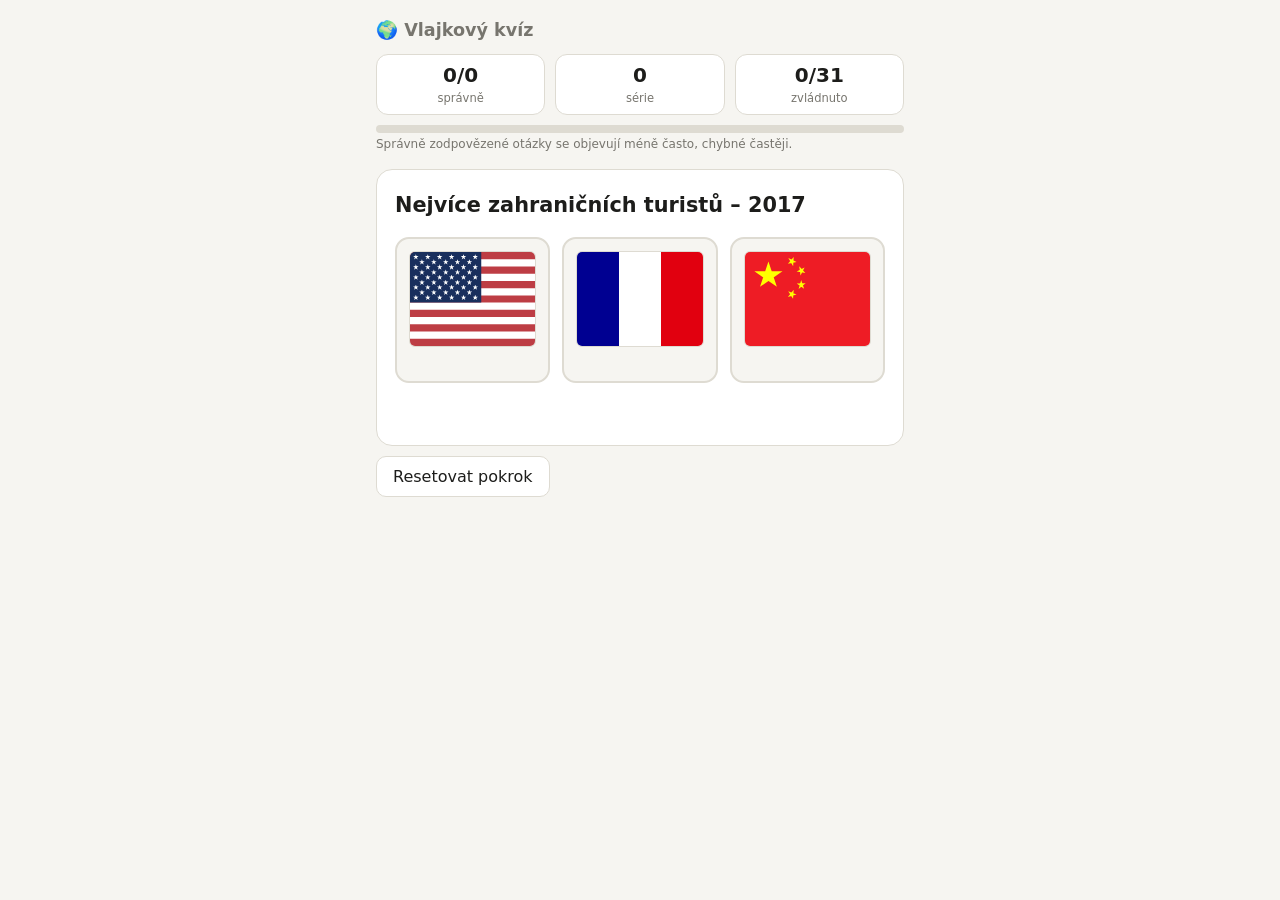
<file: prison/Maps.html>
<!DOCTYPE html>
<html lang="cs">
<head>
<meta charset="utf-8">
<meta name="viewport" content="width=device-width, initial-scale=1, viewport-fit=cover">
<title>Maps</title>
<style>
:root{--bg:#f6f5f1;--card:#fff;--tx:#1d1d1b;--mut:#77756e;--bd:#dedbd2;--ok:#1d9a5b;--okbg:#e2f5ea;--ko:#d23f3f;--kobg:#fbe5e5;--ac:#2b5fd9;
box-sizing:border-box;padding-top:env(safe-area-inset-top,0px);padding-bottom:env(safe-area-inset-bottom,0px)}
@media(prefers-color-scheme:dark){:root:not([data-theme="light"]){--bg:#17171a;--card:#222226;--tx:#f0efe9;--mut:#9b9a93;--bd:#38383d;--okbg:#17382a;--kobg:#401e1e;--ac:#6f95f5}}
:root[data-theme="dark"]{--bg:#17171a;--card:#222226;--tx:#f0efe9;--mut:#9b9a93;--bd:#38383d;--okbg:#17382a;--kobg:#401e1e;--ac:#6f95f5}
*{box-sizing:border-box}
body{margin:0;background:var(--bg);color:var(--tx);font-family:system-ui,-apple-system,"Segoe UI",sans-serif;display:flex;justify-content:center}
main{width:100%;max-width:560px;padding:20px 16px 40px}
h1{font-size:1.1rem;margin:0 0 14px;color:var(--mut);font-weight:600}
.stats{display:flex;gap:10px;margin-bottom:10px}
.stat{flex:1;background:var(--card);border:1px solid var(--bd);border-radius:12px;padding:8px 10px;text-align:center}
.stat b{display:block;font-size:1.25rem}.stat span{font-size:.72rem;color:var(--mut)}
.bar{height:8px;background:var(--bd);border-radius:5px;overflow:hidden;margin-bottom:4px}
.bar i{display:block;height:100%;width:0;background:var(--ok);transition:width .4s}
.cap{font-size:.75rem;color:var(--mut);margin-bottom:18px}
.q{background:var(--card);border:1px solid var(--bd);border-radius:16px;padding:22px 18px}
.q h2{margin:0 0 18px;font-size:1.3rem;line-height:1.3}
.opts{display:grid;grid-template-columns:repeat(auto-fit,minmax(120px,1fr));gap:12px}
.opt{padding:12px;background:var(--bg);border:2px solid var(--bd);border-radius:14px;cursor:pointer;transition:transform .1s}
.opt:hover:not(:disabled){transform:scale(1.04);border-color:var(--ac)}
.opt img{display:block;width:100%;aspect-ratio:4/3;object-fit:cover;border-radius:6px;border:1px solid var(--bd)}
.opt:disabled{cursor:default}
.opt.ok{background:var(--okbg);border-color:var(--ok)}
.opt.ko{background:var(--kobg);border-color:var(--ko)}
.opt small{display:block;font-size:.75rem;margin-top:8px;color:var(--mut);font-family:inherit;visibility:hidden}
.opt.ok small,.opt.ko small{visibility:visible;color:var(--tx)}
.fb{min-height:24px;margin-top:16px;font-weight:600}
.fb.ok{color:var(--ok)}.fb.ko{color:var(--ko)}
.row{display:flex;gap:10px;margin-top:10px}
button.b{font:inherit;padding:10px 16px;border-radius:10px;border:1px solid var(--bd);background:var(--card);color:var(--tx);cursor:pointer}
button.p{background:var(--ac);color:#fff;border-color:var(--ac);flex:1}
.done{text-align:center;padding:30px 10px}
</style>
</head>
<body>
<main>
<h1>🌍 Vlajkový kvíz</h1>
<div class="stats">
<div class="stat"><b id="sc">0/0</b><span>správně</span></div>
<div class="stat"><b id="st">0</b><span>série</span></div>
<div class="stat"><b id="ms">0/0</b><span>zvládnuto</span></div>
</div>
<div class="bar"><i id="bar"></i></div>
<div class="cap">Správně zodpovězené otázky se objevují méně často, chybné častěji.</div>
<div class="q" id="box"></div>
<div class="row"><button class="b" id="rs">Resetovat pokrok</button></div>
</main>
<script>
const F={"Indie": "[data-uri]", "Nigérie": "[data-uri]", "Jihoafrická republika": "[data-uri]", "Německo": "[data-uri]", "Švédsko": "[data-uri]", "Francie": "[data-uri]", "USA": "[data-uri]", "Brazílie": "[data-uri]", "Rusko": "[data-uri]", "Čína": "[data-uri]", "Austrálie": "[data-uri]", "Indonésie": "[data-uri]", "Egypt": "[data-uri]", "Japonsko": "[data-uri]", "Spojené království": "[data-uri]", "Itálie": "[data-uri]"};
const D=[
["Nejvyšší míra gramotnosti","Jihoafrická republika",["Indie","Nigérie","Jihoafrická republika"]],
["Nejméně anglicky hovořících obyvatel – 2008","Francie",["Německo","Švédsko","Francie"]],
["Největší plocha orné půdy","USA",["USA","Brazílie","Nigérie","Rusko"]],
["Nejvyšší roční růst HDP (%)","Indie",["Indie","Čína","USA","Austrálie"]],
["Nejvyšší míra nezaměstnanosti (%)","Jihoafrická republika",["Jihoafrická republika","Švédsko","Indonésie","Egypt"]],
["Nejvíce nositelů Nobelovy ceny za literaturu – 2024","Francie",["Švédsko","Japonsko","Německo","Francie"]],
["Nejvyšší hustota obyvatelstva","Indie",["Japonsko","Indie","Nigérie","Spojené království"]],
["Nejvíce zahraničních turistů – 2017","Francie",["USA","Čína","Francie"]],
["Největší výrobce automobilů – 1965","USA",["Čína","USA","Japonsko"]],
["Největší podíl lesů na celkové rozloze","Švédsko",["Švédsko","Rusko","Brazílie"]],
["Největší rozloha","Brazílie",["Indie","Austrálie","Brazílie"]],
["Nejvíce turistů – 2019","Francie",["Čína","Francie","Itálie"]],
["Nejnižší porodnost – 2019","Itálie",["Švédsko","Itálie","Německo"]],
["Nejvíce rodilých mluvčích španělštiny – 2024","USA",["USA","Francie","Brazílie"]],
["Nejvíce vítězství na mistrovství světa ve fotbale – 2024","Brazílie",["Německo","Švédsko","Brazílie"]],
["Nejvíce ostrovů","Švédsko",["Švédsko","Rusko","Japonsko"]],
["Nejvyšší HDP na obyvatele – 2020","Austrálie",["Německo","Austrálie","Japonsko"]],
["Nejnižší míra gramotnosti – 1996","Egypt",["USA","Švédsko","Egypt"]],
["Nejvyšší procento populace používající internet – 2024","Rusko",["Indonésie","Rusko"]],
["Nejnižší mediánový věk – 2020","Nigérie",["Brazílie","Nigérie"]],
["Největší letectvo","Čína",["Čína","Egypt","Francie"]],
["Nejvyšší procento populace používající internet – 2024","USA",["USA","Čína","Japonsko"]],
["Nejvíce vězeňských ostrovů","Francie",["Francie","Švédsko","USA"]],
["Nejnižší podíl žen v populaci – 2023","Čína",["Francie","Japonsko","Čína"]],
["Nejvíce uživatelů mobilních telefonů na obyvatele – 2010","Švédsko",["USA","Švédsko"]],
["Největší producent ropy – 2020","USA",["USA","Rusko"]],
["Největší rozloha – 1994","Čína",["Čína","Indie"]],
["Největší počet obyvatel – 2024","Indie",["Indie","Čína","USA"]],
["Nejvyšší procento populace používající internet – 2024","Austrálie",["Německo","Švédsko","Austrálie"]],
["Nejvyšší zaměstnanost mládeže","Nigérie",["Čína","Indonésie","Nigérie"]],
["Nejvyšší střední délka života – 2021","Japonsko",["Francie","Švédsko","Japonsko"]]
];
const KEY="vlajkovy-kviz-v1";
let W=D.map(()=>1),score=0,total=0,streak=0,cur=-1,locked=false;
try{const s=JSON.parse(localStorage.getItem(KEY)||"null");if(s&&s.w&&s.w.length===D.length){W=s.w;score=s.score||0;total=s.total||0}}catch(e){}
const save=()=>{try{localStorage.setItem(KEY,JSON.stringify({w:W,score,total}))}catch(e){}};
const $=id=>document.getElementById(id);
const mastered=()=>W.filter(w=>w<0.2).length;
function pick(){
  const idx=D.map((_,i)=>i).filter(i=>i!==cur);
  const sum=idx.reduce((a,i)=>a+W[i],0);
  let r=Math.random()*sum;
  for(const i of idx){r-=W[i];if(r<=0)return i}
  return idx[idx.length-1];
}
function shuffle(a){a=a.slice();for(let i=a.length-1;i>0;i--){const j=Math.floor(Math.random()*(i+1));[a[i],a[j]]=[a[j],a[i]]}return a}
function stats(){
  $("sc").textContent=score+"/"+total;$("st").textContent=streak;
  $("ms").textContent=mastered()+"/"+D.length;
  $("bar").style.width=(mastered()/D.length*100)+"%";
}
function render(){
  locked=false;cur=pick();
  const [q,c,o]=D[cur];
  const box=$("box");box.innerHTML="";
  const h=document.createElement("h2");h.textContent=q;box.appendChild(h);
  const g=document.createElement("div");g.className="opts";
  shuffle(o).forEach(n=>{
    const b=document.createElement("button");b.className="opt";b.dataset.n=n;
    const im=document.createElement("img");im.src=F[n];im.alt="Vlajka";im.draggable=false;b.appendChild(im);const sm=document.createElement("small");sm.textContent=n;b.appendChild(sm);
    b.onclick=()=>answer(b,n===c);
    g.appendChild(b);
  });
  box.appendChild(g);
  const fb=document.createElement("div");fb.className="fb";fb.id="fb";box.appendChild(fb);
  stats();
}
function answer(btn,ok){
  if(locked)return;locked=true;total++;
  const c=D[cur][1];
  document.querySelectorAll(".opt").forEach(b=>{b.disabled=true;if(b.dataset.n===c)b.classList.add("ok")});
  const fb=$("fb");
  if(ok){score++;streak++;W[cur]=Math.max(0.05,W[cur]*0.35);fb.className="fb ok";fb.textContent="Správně!"}
  else{streak=0;W[cur]=Math.min(3,W[cur]*2+0.5);btn.classList.add("ko");fb.className="fb ko";fb.textContent="Správně je: "+c}
  save();stats();
  const n=document.createElement("button");n.className="b p";n.textContent="Další otázka →";n.onclick=render;
  n.style.marginTop="12px";n.style.width="100%";$("box").appendChild(n);n.focus();
}
$("rs").onclick=()=>{if(confirm("Opravdu smazat pokrok?")){W=D.map(()=>1);score=total=streak=0;save();render()}};
render();
</script>
</body>
</html>
</file>
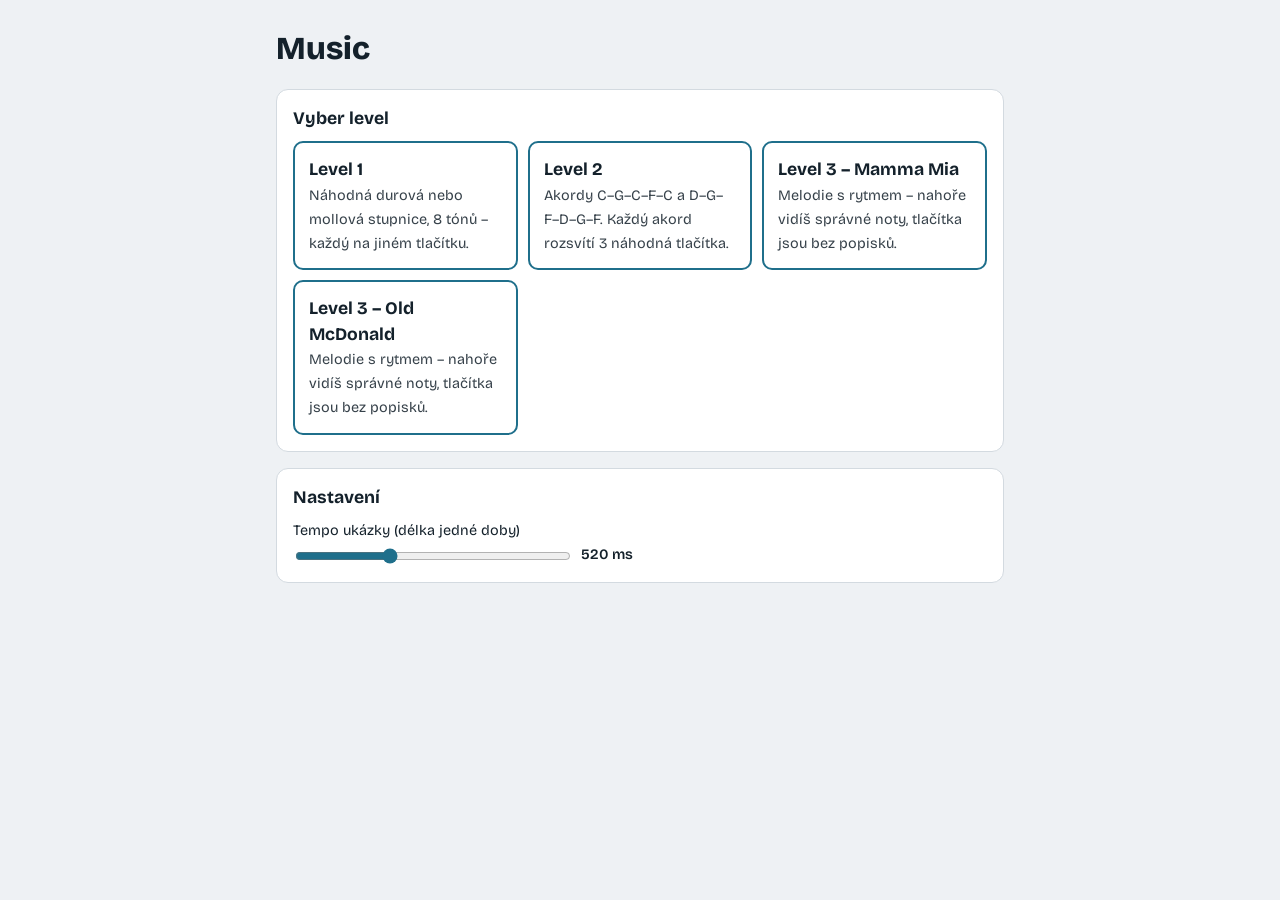
<file: prison/Music.html>
<!DOCTYPE html>
<html lang="cs">
<head>
<meta charset="utf-8">
<meta name="viewport" content="width=device-width, initial-scale=1, viewport-fit=cover">
<title>Music</title>
<link href="https://fonts.googleapis.com/css2?family=Bricolage+Grotesque:wght@400;600;800&display=swap" rel="stylesheet">
<style>
:root{--bg:#eef1f4;--panel:#fff;--ink:#14212b;--mute:#5d6b77;--line:#d3dae0;--board:#1b2b3a;--lit:#fff;--ok:#3ddc97;--bad:#ff5a5f;--acc:#1f6f8b;
  box-sizing:border-box;padding-top:env(safe-area-inset-top,0px);padding-bottom:env(safe-area-inset-bottom,0px)}
@media (prefers-color-scheme:dark){:root:not([data-theme="light"]){--bg:#0e161d;--panel:#16222c;--ink:#e8eef3;--mute:#92a3b1;--line:#2a3a47;--board:#0a1219;--acc:#5bb8d6}}
:root[data-theme="dark"]{--bg:#0e161d;--panel:#16222c;--ink:#e8eef3;--mute:#92a3b1;--line:#2a3a47;--board:#0a1219;--acc:#5bb8d6}
*{box-sizing:border-box}
html{scroll-padding-top:env(safe-area-inset-top,0px)}
body{margin:0;background:var(--bg);color:var(--ink);font-family:"Bricolage Grotesque",system-ui,-apple-system,"Segoe UI",sans-serif;line-height:1.45}
main{max-width:760px;margin:0 auto;padding:20px 16px 40px}
h1{font-size:2rem;font-weight:800;margin:.2em 0 .5em}
h2{font-size:1.1rem;margin:0 0 10px}
.panel{background:var(--panel);border:1px solid var(--line);border-radius:12px;padding:16px;margin-bottom:16px}
.levels{display:grid;grid-template-columns:repeat(auto-fit,minmax(200px,1fr));gap:10px}
button{font:inherit;cursor:pointer}
.lvl{text-align:left;padding:14px;border-radius:10px;border:2px solid var(--acc);background:transparent;color:var(--ink)}
.lvl:hover,.lvl:focus-visible{background:var(--acc);color:#fff;outline:none}
.lvl b{display:block;font-size:1.1rem}.lvl span{font-size:.9rem;opacity:.85}
.set label{display:flex;flex-direction:column;font-size:.9rem;gap:4px;max-width:340px}
.set .row{display:flex;gap:8px;align-items:center}
.set input{flex:1;accent-color:var(--acc)}
.set output{min-width:3.6em;text-align:right;font-weight:600}
.btn{padding:8px 14px;border-radius:8px;border:1px solid var(--line);background:var(--panel);color:var(--ink)}
.btn.main{background:var(--acc);border-color:var(--acc);color:#fff}
#game{position:fixed;inset:0;z-index:5;display:flex;flex-direction:column;gap:8px;background:var(--bg);
  padding:calc(env(safe-area-inset-top,0px) + 10px) calc(env(safe-area-inset-right,0px) + 10px) calc(env(safe-area-inset-bottom,0px) + 10px) calc(env(safe-area-inset-left,0px) + 10px)}
.bar{display:flex;justify-content:space-between;align-items:center;gap:10px}
.status{font-weight:600;font-size:1rem;min-width:0}
.btns{display:flex;gap:6px;flex-shrink:0}
#chips{display:flex;gap:6px;flex-wrap:wrap;min-height:0}
#chips i{font-style:normal;font-weight:800;padding:2px 12px;border-radius:99px;border:2px solid var(--line);color:var(--mute)}
#chips i.done{border-color:var(--ok);color:var(--ok)}
#chips i.dot{min-width:2.2em;height:1.7em;padding:0}
#chips i.cur{border-color:var(--acc);color:var(--ink);background:var(--panel)}
.board{position:relative;flex:1;min-height:0;background:var(--board);border-radius:14px;overflow:hidden;
  touch-action:manipulation;user-select:none;-webkit-user-select:none;-webkit-tap-highlight-color:transparent}
.pad{--h:0;position:absolute;aspect-ratio:1;transform:translate(-50%,-50%);padding:0;border:0;border-radius:50%;
  background:hsl(var(--h) 55% 38%);color:#fff;font-weight:800;font-size:clamp(.65rem,2.4vmin,1.1rem);
  transition:background .08s,box-shadow .08s}
.pad.on{background:hsl(var(--h) 90% 66%)}
.pad.lit{background:var(--lit);color:#222;box-shadow:0 0 0 4px rgba(255,255,255,.45),0 0 32px 8px rgba(255,255,255,.75)}
.pad.first{outline:3px dashed #fff;outline-offset:4px}
.pad.ok{box-shadow:0 0 0 4px var(--ok)}.pad.bad{box-shadow:0 0 0 5px var(--bad)}
.pad.off{opacity:.18;pointer-events:none}
.pad:focus-visible{outline:3px solid var(--acc);outline-offset:3px}
.over{position:absolute;inset:0;background:rgba(10,18,25,.84);color:#fff;display:flex;flex-direction:column;align-items:center;justify-content:center;gap:10px;text-align:center;padding:20px}
.over h2{font-size:1.6rem;margin:0}
[hidden]{display:none!important}
@media (prefers-reduced-motion:reduce){.pad{transition:none}}
</style>
</head>
<body>
<main>
<section id="menu">
  <h1>Music</h1>
  <div class="panel"><h2>Vyber level</h2><div class="levels" id="levels"></div></div>
  <div class="panel"><h2>Nastavení</h2>
    <div class="set"><label>Tempo ukázky (délka jedné doby)
      <div class="row"><input id="dur" type="range" min="250" max="1000" step="50"><output id="durv"></output></div></label></div>
  </div>
</section>
<section id="game" hidden>
  <div class="bar">
    <div class="status" id="status"></div>
    <div class="btns"><button class="btn" id="listen">▶ Poslouchej</button><button class="btn" id="back">Menu</button></div>
  </div>
  <div id="chips"></div>
  <div class="board" id="board"></div>
</section>
</main>
<script>
const $=id=>document.getElementById(id),sleep=ms=>new Promise(r=>setTimeout(r,ms));
const shuf=a=>a.map(x=>[Math.random(),x]).sort((p,q)=>p[0]-q[0]).map(p=>p[1]);
const NN=['C','C#','D','D#','E','F','F#','G','G#','A','A#','B'];
const nm=m=>NN[m%12]+(Math.floor(m/12)-1);
const midi=s=>{const m=/^([A-G])(#?)(\d)$/.exec(s);return 12*(+m[3]+1)+{C:0,D:2,E:4,F:5,G:7,A:9,B:11}[m[1]]+(m[2]?1:0)};
const MAJ=[0,2,4,5,7,9,11,12],MIN=[0,2,3,5,7,8,10,12];

/* ---------- nastavení ---------- */
let dur=520;
try{dur=+localStorage.getItem('music-dur')||dur}catch(e){}
$('dur').value=dur;$('durv').textContent=dur+' ms';
$('dur').oninput=e=>{dur=+e.target.value;$('durv').textContent=dur+' ms';try{localStorage.setItem('music-dur',dur)}catch(x){}};

/* ---------- zvuk ---------- */
let ac=null;
function initAudio(){
  if(!ac){const A=window.AudioContext||window.webkitAudioContext;if(!A)return;ac=new A()}
  if(ac.state==='suspended')ac.resume().catch(()=>{});
}
function tone(m,len=.6,vol=.2){
  if(!ac||m==null)return;
  const t=ac.currentTime,o=ac.createOscillator(),g=ac.createGain();
  o.type='triangle';o.frequency.value=440*Math.pow(2,(m-69)/12);
  g.gain.setValueAtTime(0,t);g.gain.linearRampToValueAtTime(vol,t+.015);g.gain.exponentialRampToValueAtTime(.001,t+len);
  o.connect(g);g.connect(ac.destination);o.start(t);o.stop(t+len+.02);
}

/* ---------- data ---------- */
const MEL=[
  {n:'Mamma Mia – ABBA (refrén)',
   notes:'E5/.5 D5/.5 E5/.5 D5/1.5 r/1  D5/.5 D5/.5 E5/.5 F#5/1 E5/.5 D5/1  E5/1 D5/1 r/.5 G5/.5 G5/.5 G5/.5  G5/.5 F#5/1 D5/2 r/.5',
   pads:'A4 B4 C#5 D5 E5 F#5 G5 A5 B5'},
  {n:'Old McDonald Had a Farm',
   notes:'C5/1 C5/1 C5/1 G4/1  A4/1 A4/1 G4/2  E5/1 E5/1 D5/1 D5/1  C5/3 G4/1  C5/1 C5/1 C5/1 G4/1  A4/1 A4/1 G4/2  E5/1 E5/1 D5/1 D5/1  C5/3 r/1',
   pads:'F4 G4 A4 B4 C5 D5 E5 F5 G5'}
];
const LEVELS=[
  {n:'Level 1',d:'Náhodná durová nebo mollová stupnice, 8 tónů – každý na jiném tlačítku.',f:L1},
  {n:'Level 2',d:'Akordy C–G–C–F–C a D–G–F–D–G–F. Každý akord rozsvítí 3 náhodná tlačítka.',f:L2},
  {n:'Level 3 – Mamma Mia',d:'Melodie s rytmem – nahoře vidíš správné noty, tlačítka jsou bez popisků.',f:id=>L3(id,0)},
  {n:'Level 3 – Old McDonald',d:'Melodie s rytmem – nahoře vidíš správné noty, tlačítka jsou bez popisků.',f:id=>L3(id,1)}
];
LEVELS.forEach((l,i)=>{
  const b=document.createElement('button');b.className='lvl';
  b.innerHTML=`<b>${l.n}</b><span>${l.d}</span>`;
  b.onclick=()=>start(i);$('levels').append(b);
});

/* ---------- hra: společné ---------- */
let run=0,pads=[],handler=null,busy=0,demoFn=null;
const st=t=>$('status').textContent=t;

function start(i){
  initAudio();const id=++run;busy=0;handler=null;demoFn=null;
  $('menu').hidden=true;$('game').hidden=false;$('chips').innerHTML='';
  LEVELS[i].f(id);$('game').dataset.lvl=i;
}
$('back').onclick=()=>{run++;busy=0;handler=null;$('game').hidden=true;$('menu').hidden=false};
$('listen').onclick=()=>{initAudio();runDemo(run)};

async function runDemo(id){
  if(busy||id!==run||!demoFn)return;
  busy=id;
  try{await demoFn(id)}finally{if(busy===id)busy=0}
}

function layout(n){
  const rc=$('board').getBoundingClientRect(),H=100*Math.max(rc.height,1)/Math.max(rc.width,1);
  let d=Math.sqrt(100*H/n)*0.9,pts;
  for(let t=0;t<60;t++){
    const pad=d*0.4+1;pts=[];let tries=0;
    while(pts.length<n&&tries<3000){
      tries++;
      const p=[pad+Math.random()*(100-2*pad),pad*0.9+Math.random()*(H-1.8*pad)];
      if(pts.every(q=>Math.hypot(q[0]-p[0],q[1]-p[1])>=d))pts.push(p);
    }
    if(pts.length===n)break;d*=0.94;
  }
  return{pts,H,size:Math.min(d*0.7,11,H*0.18)};
}
function place(){
  const {pts,size,H}=layout(pads.length);
  pads.forEach((e,i)=>{e.style.left=pts[i][0]+'%';e.style.top=(pts[i][1]/H*100)+'%';e.style.width=size+'%'});
}
function mkBoard(){
  const b=$('board');b.innerHTML='';pads=[];
  for(let i=0;i<9;i++){
    const e=document.createElement('button');
    e.className='pad';e.style.setProperty('--h',Math.round((i*137.5)%360));
    e.innerHTML='<span></span>';e.m=null;
    e.onclick=()=>{initAudio();if(handler&&!busy)handler(i)};
    b.append(e);pads.push(e);
  }
  place();
}
let rt;addEventListener('resize',()=>{clearTimeout(rt);rt=setTimeout(()=>{if(!$('game').hidden&&pads.length)place()},150)});
function setPad(i,m,label){pads[i].m=m;pads[i].firstChild.textContent=label||''}
const snd=i=>tone(pads[i].m,.7);
function flash(i,c,ms=350){const p=pads[i];p.classList.add(c);setTimeout(()=>p.classList.remove(c),ms)}
async function hit(i,d,vol){
  tone(pads[i].m,d/1000+.3,vol);
  pads[i].classList.add('lit');await sleep(d);pads[i].classList.remove('lit');
}
function end(id,title,msg){
  if(id!==run)return;handler=null;
  const o=document.createElement('div');o.className='over';
  o.innerHTML=`<h2>${title}</h2><p>${msg}</p>`;
  const a=document.createElement('button');a.className='btn main';a.textContent='Hrát znovu';
  a.onclick=()=>start(+$('game').dataset.lvl);
  const b=document.createElement('button');b.className='btn';b.textContent='Zpět do menu';b.onclick=()=>$('back').click();
  o.append(a,b);$('board').append(o);
}

/* ---------- Level 1: stupnice ---------- */
async function L1(id){
  const root=60+Math.floor(Math.random()*12),minor=Math.random()<.5;
  const iv=minor?MIN:MAJ,name=`${NN[root%12]} ${minor?'moll':'dur'}`;
  const all=shuf([0,1,2,3,4,5,6,7,8]),slots=all.slice(0,8),extra=all[8];
  mkBoard();
  slots.forEach((s,d)=>setPad(s,root+iv[d]));
  setPad(extra,root+12+iv[1]); /* tón nad stupnicí (2. stupeň o oktávu výš) */
  pads[slots[0]].classList.add('first');
  let pos=0,tries=0;
  demoFn=async id=>{
    pos=0;handler=null;st(`${name} – poslouchej`);
    for(const s of slots){if(id!==run)return;await hit(s,dur);await sleep(70)}
    if(id!==run)return;
    st(`${name} – zahraj ji od zvýrazněného tónu`);
    handler=press;
  };
  function press(i){
    snd(i);
    if(i===slots[pos]){
      flash(i,'ok',150);pos++;st(`${name} – ${pos} / 8`);
      if(pos===8)end(id,'Správně!',`Zahrál jsi stupnici ${name}.`+(tries?` Chybných pokusů: ${tries}.`:''));
    }else if(i===slots[0]){flash(i,'ok',150);pos=1;st(`${name} – 1 / 8`)}
    else{flash(i,'bad',500);tries++;pos=0;st('Chyba – začni znovu zvýrazněným tónem')}
  }
  await sleep(400);runDemo(id);
}

/* ---------- Level 2: akordy ---------- */
async function L2(id){
  const SET=[
    {c:'CGF',p:'CGCFC',v:{C:[60,64,67],G:[55,59,62],F:[65,69,72]}},
    {c:'DGF',p:'DGFDGF',v:{D:[62,66,69],G:[67,71,74],F:[53,57,60]}}
  ];
  for(let k=0;k<2;k++){
    const cs=[...SET[k].c],prog=[...SET[k].p];
    const V=SET[k].v,ms=shuf(cs.flatMap(c=>V[c]));
    mkBoard();ms.forEach((m,i)=>setPad(i,m,''));
    const grp={};cs.forEach(c=>grp[c]=V[c].map(m=>ms.indexOf(m)));
    const owner=i=>cs.find(c=>grp[c].includes(i));
    let phase=0,pos=0,cur=null,fin;const got=new Set(),done=new Set();
    const msgs=[`Část ${k+1}/2 · zahraj každý akord jednou (3 tlačítka), pořadí je libovolné`,
                `Část ${k+1}/2 · zahraj celou posloupnost akordů ve správném pořadí`];
    const chips=()=>{$('chips').innerHTML=(phase?prog:cs).map((c,i)=>{
      const d=phase?i<pos:done.has(c);return `<i class="${d?'done':(phase&&i===pos)?'cur':''}">${c}</i>`}).join('')};
    const clear=()=>{got.forEach(j=>pads[j].classList.remove('on'));got.clear();cur=null};
    demoFn=async id=>{
      handler=null;clear();st('Poslouchej: '+prog.join(' – '));
      for(const c of prog){
        if(id!==run)return;
        await Promise.all(grp[c].map(i=>hit(i,dur*1.4,.12)));await sleep(150);
      }
      if(id!==run)return;handler=press;st(msgs[phase]);
    };
    function press(i){
      const c=owner(i);snd(i);
      const need=phase?c===prog[pos]:!done.has(c);
      if(!need||(cur&&cur!==c)){flash(i,'bad',500);clear();st('Špatný akord – zkus znovu');return}
      cur=c;got.add(i);pads[i].classList.add('on');
      if(got.size===3){
        got.forEach(j=>flash(j,'ok'));clear();done.add(c);pos++;chips();
        if(phase?pos===prog.length:done.size===cs.length){handler=null;fin()}
      }
    }
    for(phase=0;phase<2;phase++){
      pos=0;done.clear();clear();chips();st(msgs[phase]);
      await sleep(500);await runDemo(id);if(id!==run)return;
      await new Promise(r=>fin=r);if(id!==run)return;
      st('Hotovo!');await sleep(1000);
    }
  }
  $('chips').innerHTML='';
  end(id,'Zvládnuto!','Zahrál jsi obě posloupnosti akordů.');
}

/* ---------- Level 3: melodie ---------- */
async function L3(id,mi){
  const M=MEL[mi],ladder=M.pads.split(' ').map(midi);
  const ev=M.notes.split(/\s+/).map(t=>{const [n,d]=t.split('/');return{n,d:+d,m:n==='r'?null:midi(n)}});
  const nt=ev.filter(e=>e.m!=null),idx=nt.map(e=>ladder.indexOf(e.m));
  mkBoard();ladder.forEach((m,i)=>setPad(i,m,''));
  let pos=0,miss=0;
  const chips=(now=-1,names=false)=>{$('chips').innerHTML=nt.map((e,i)=>
    `<i class="${names?'':'dot '}${i<pos?'done':i===(now>=0?now:pos)?'cur':''}">${names?e.n:''}</i>`).join('')};
  demoFn=async id=>{
    pos=0;handler=null;st(`${M.n} – poslouchej`);let t=0;
    for(const e of ev){
      if(id!==run)return;
      const len=e.d*dur;
      if(e.m==null){await sleep(len);continue}
      const p=pads[idx[t]];chips(t,true);
      tone(e.m,len/1000*.95+.15);p.classList.add('lit');
      const on=Math.max(80,len*.85);await sleep(on);p.classList.remove('lit');await sleep(len-on);t++;
    }
    if(id!==run)return;
    chips();st(`${M.n} – zahraj melodii (${nt.length} tónů)`);handler=press;
  };
  function press(i){
    snd(i);
    if(i===idx[pos]){
      flash(i,'ok',150);pos++;chips();st(`${M.n} – ${pos} / ${nt.length}`);
      if(pos===nt.length){handler=null;end(id,'Správně!',`Zahrál jsi melodii: ${M.n}.`+(miss?` Chyb: ${miss}.`:''))}
    }else{flash(i,'bad',500);miss++;pos=0;chips();st(`${M.n} – chyba, začni znovu od začátku (0 / ${nt.length})`)}
  }
  chips();await sleep(400);runDemo(id);
}
</script>
</body>
</html>
</file>
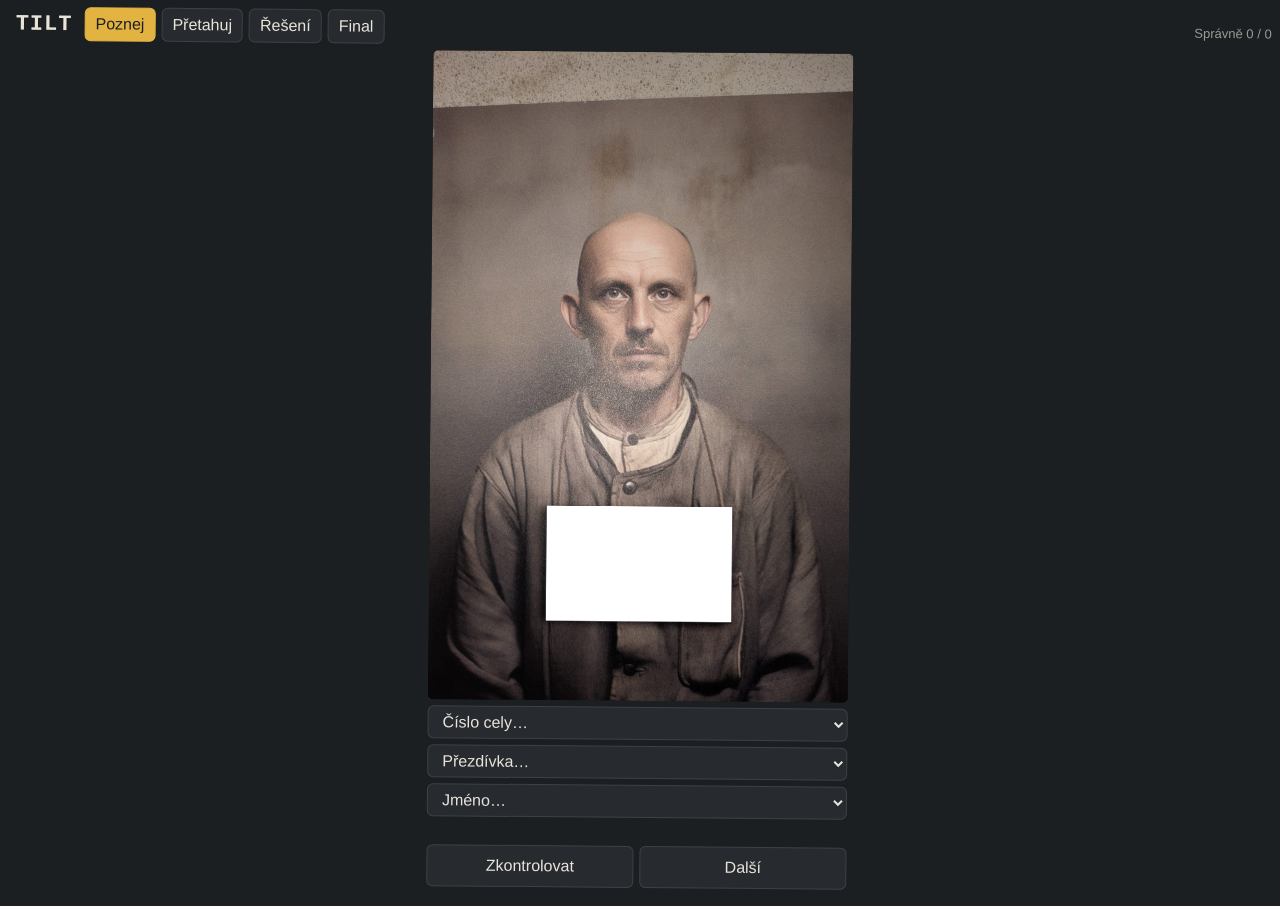
<file: prison/Tilt.html>
<!DOCTYPE html>
<html lang="cs">
<head>
<meta charset="utf-8">
<meta name="viewport" content="width=device-width, initial-scale=1, viewport-fit=cover">
<title>TILT</title>
<style>
:root{--bg:#1c1f22;--panel:#272b2f;--line:#3b4147;--tx:#e8e4da;--mut:#9a9a92;--ok:#6fbf73;--bad:#e0644f;--acc:#e3b341;--fs:clamp(8px,min(2.4vw,1.9vh),14px);--cfs:clamp(11px,min(3.2vw,2.5vh),17px)}
*{box-sizing:border-box}
html,body{height:100%;margin:0;overflow:hidden}
body{height:100vh;height:100dvh;background:var(--bg);color:var(--tx);font:15px/1.25 "Trebuchet MS",Verdana,sans-serif;padding:6px;display:flex;flex-direction:column;gap:6px;-webkit-user-select:none;user-select:none;transform:rotate(.5deg)}
button,select{font:inherit;color:var(--tx);background:var(--panel);border:1px solid var(--line);border-radius:6px;padding:6px 10px}
button{cursor:pointer}
button:hover{border-color:var(--acc)}
button.on{background:var(--acc);color:#1c1f22;border-color:var(--acc)}
.top{display:flex;gap:6px;align-items:center;flex:none}
h1{font:700 18px "Courier New",monospace;margin:0 6px 0 0;letter-spacing:1px}
.stat{margin-left:auto;color:var(--mut);font-size:13px;text-align:right}
.photo{width:100%;height:100%;object-fit:cover;object-position:top;border-radius:5px;background:#111;display:flex;align-items:center;justify-content:center;font:700 clamp(12px,3vw,26px) "Courier New",monospace;color:var(--mut)}
[hidden]{display:none!important}

/* Režim 1 */
#quiz{flex:1;min-height:0;width:100%;max-width:420px;margin:0 auto;display:flex;flex-direction:column;gap:6px}
#qphoto{flex:1;min-height:0;display:flex;justify-content:center}
#qphoto .photo{width:auto;max-width:100%;aspect-ratio:1}
#quiz select{width:100%;flex:none}
select.ok{border-color:var(--ok)}
select.bad{border-color:var(--bad)}
.fix{font-size:13px;color:var(--ok);min-height:1.25em;flex:none;text-align:center}
#quiz .row{display:flex;gap:6px;flex:none}
#quiz .row button{flex:1;padding:10px}

/* Režim 2 */
#dnd{flex:1;min-height:0;display:flex;flex-direction:column;gap:6px}
.grid{flex:1 1 62%;min-height:0;display:grid;grid-template-columns:repeat(5,minmax(0,1fr));grid-template-rows:repeat(2,minmax(0,1fr));gap:clamp(3px,1vw,10px)}
.cell{min-height:0;background:var(--panel);border:1px solid var(--line);border-radius:6px;padding:clamp(2px,.6vw,6px);display:grid;grid-template-rows:minmax(0,1fr) auto auto auto;align-content:stretch;gap:clamp(2px,.5vw,5px)}
.zone{position:relative;min-height:0;border:1px dashed var(--line);border-radius:4px;display:flex;align-items:center;justify-content:center;font-size:var(--fs);color:var(--mut);text-align:center;overflow:hidden;overflow-wrap:anywhere;line-height:1.15}
.zone:not([data-t=photo]){min-height:2.3em}
.zone[data-t=photo]{min-height:48px}
.zone.ok{border:1px solid var(--ok)}
.zone.over{border-color:var(--acc)}
.zone.bad{animation:sh .3s;border-color:var(--bad)}
@keyframes sh{25%{transform:translateX(-3px)}75%{transform:translateX(3px)}}
#pool{flex:1 1 34%;min-height:0;overflow:auto;display:flex;flex-wrap:wrap;align-content:flex-start;gap:5px;padding:6px;border:1px solid var(--line);border-radius:6px}
.chip{background:#33393f;border:1px solid var(--line);border-radius:4px;padding:6px 10px;cursor:grab;font-size:var(--cfs);line-height:1.15}
.chip[data-t=photo]{width:clamp(38px,min(10vw,8.5vh),72px);height:clamp(38px,min(10vw,8.5vh),72px);padding:0;overflow:hidden}
.chip[data-t=num]{font-family:"Courier New",monospace;font-weight:700;color:var(--acc)}
.chip[data-t=nick]{font-style:italic}
.chip.sel{outline:2px solid var(--acc)}
.zone .chip[data-t]{border:0;background:none;cursor:default;width:100%;height:100%;padding:1px;display:flex;align-items:center;justify-content:center;text-align:center;font-size:var(--fs)}
.zone .chip[data-t=photo]{position:absolute;inset:0;padding:0}
.zone .chip[data-t=photo] .photo{position:absolute;inset:0;width:100%;height:100%;object-fit:cover;object-position:center center;margin:auto}
.chip .photo{font-size:inherit}

/* Režim 3 */
#solution{flex:1;min-height:0;display:flex;flex-direction:column;gap:6px}
#solution .grid{flex:1}
.solution-cell{min-height:0;background:var(--panel);border:1px solid var(--line);border-radius:6px;padding:clamp(2px,.6vw,6px);display:grid;grid-template-rows:minmax(0,1fr) auto auto auto;align-content:stretch;gap:clamp(2px,.5vw,5px)}
.solution-cell .zone{border:1px solid var(--ok);color:var(--tx)}
.solution-cell .zone[data-t=photo]{min-height:48px}
.solution-cell .chip{border:0;background:none;cursor:default;width:100%;height:100%;padding:1px;display:flex;align-items:center;justify-content:center;text-align:center;font-size:var(--fs)}
.solution-cell .chip[data-t=photo]{position:absolute;inset:0;padding:0}
.solution-cell .chip[data-t=photo] .photo{position:absolute;inset:0;width:100%;height:100%;object-fit:cover;object-position:center center;margin:auto}

/* Režim 4 – Final */
#final{flex:1;min-height:0;display:flex;flex-direction:column;gap:6px}
#final .grid{flex:1 1 66%}
#prog{flex:none;position:relative;height:clamp(16px,3vh,24px);background:var(--panel);border:1px solid var(--line);border-radius:6px;overflow:hidden}
#progbar{position:absolute;left:0;top:0;bottom:0;width:0;background:var(--ok);transition:width .25s}
#progtxt{position:absolute;inset:0;display:flex;align-items:center;justify-content:center;font:700 var(--cfs) "Courier New",monospace;color:var(--tx);text-shadow:0 0 3px #000,0 0 3px #000}
.fcell{min-height:0;position:relative;background:var(--panel);border:2px solid var(--line);border-radius:6px;padding:clamp(2px,.6vw,6px);display:grid;grid-template-rows:minmax(0,1fr) auto;gap:3px;cursor:pointer}
.fcell .pic{position:relative;min-height:0}
.fcell .pic .photo{position:absolute;inset:0;object-fit:contain;object-position:center center}
.fcell .cn{text-align:center;font:700 var(--cfs) "Courier New",monospace;color:var(--acc)}
.fcell .ix{position:absolute;top:3px;left:3px;z-index:1;background:rgba(0,0,0,.65);color:var(--tx);border-radius:4px;padding:0 6px;font:700 var(--cfs) "Courier New",monospace}
.fcell.sel{border-color:var(--acc);box-shadow:0 0 0 2px var(--acc)}
.fcell.done{border-color:var(--ok)}
#flabels{flex:1 1 34%;min-height:0;overflow:auto;display:grid;grid-template-columns:repeat(5,minmax(0,1fr));grid-auto-rows:1fr;gap:clamp(3px,1vw,10px)}
.fl{background:var(--panel);border:1px solid var(--line);border-radius:6px;padding:4px 6px;font-size:var(--cfs);line-height:1.15;overflow:hidden;overflow-wrap:anywhere;display:flex;flex-direction:column;justify-content:center}
.fl b{color:var(--acc);font-family:"Courier New",monospace;margin-right:4px}
.fl i{display:block;color:var(--mut);font-size:var(--fs)}

@media (min-width:900px){body{padding:12px;font-size:16px}h1{font-size:22px}}
</style>
</head>
<body>

<div class="top">
  <h1>TILT</h1>
  <button id="b1" class="on">Poznej</button>
  <button id="b2">Přetahuj</button>
  <button id="b3">Řešení</button>
  <button id="b4">Final</button>
  <button id="again" hidden>Znovu</button>
  <span class="stat" id="stat"></span>
</div>

<!-- Režim 1 -->
<div id="quiz" hidden>
  <div id="qphoto"></div>
  <select id="sNum"></select>
  <select id="sNick"></select>
  <select id="sName"></select>
  <div class="fix" id="fix"></div>
  <div class="row">
    <button id="check">Zkontrolovat</button>
    <button id="next">Další</button>
  </div>
</div>

<!-- Režim 2 -->
<div id="dnd" hidden>
  <div class="grid" id="grid"></div>
  <div id="pool"></div>
</div>

<!-- Režim 3 -->
<div id="solution" hidden>
  <div class="grid" id="solutionGrid"></div>
</div>

<!-- Režim 4 -->
<div id="final" hidden>
  <div id="prog"><div id="progbar"></div><span id="progtxt"></span></div>
  <div class="grid" id="fgrid"></div>
  <div id="flabels"></div>
</div>

<script>
const ROWS=[
  {f:2,num:[2121,2123,2125,2127,2129],nick:["Powder","Hot Water","The IPA","The Mountain","The Mole"],name:["Josie Erwin","Tillie Olsen","Terry Cross","Matt Holmes","Russ Hayes"]},
  {f:1,num:[1121,1123,1125,1127,1129],nick:["Codebreaker","Raspberry","The banker","Loadmaster","MacGyver"],name:["Glenn Berger","Lewis Bergin","Lila Holmes","Roscoe Eckhart","Teddy Turner"]}
];

const P=[];
ROWS.forEach(r=>{
  r.num.forEach((n,i)=>{
    P.push({id:""+r.f+(i+1),num:""+n,nick:r.nick[i],name:r.name[i]});
  });
});

/* Pořadí cel pro Přetahuj a Final: první řádek (f:1) je nahoře */
const ORDER=ROWS.slice().reverse();

const shuffle=a=>{
  a=[...a];
  for(let i=a.length-1;i>0;i--){
    const j=Math.random()*(i+1)|0;
    [a[i],a[j]]=[a[j],a[i]];
  }
  return a;
};

const $=id=>document.getElementById(id);

function photo(id){
  const i=new Image();
  i.className="photo";
  i.alt=id;
  i.draggable=false;
  i.src="prisoners/"+id+".jpg";
  i.onerror=()=>{
    const d=document.createElement("div");
    d.className="photo";
    d.textContent=id;
    i.replaceWith(d);
  };
  return i;
}

let cm=1;

function mode(m){
  clearInterval(fTimer);
  cm=m;
  $("quiz").hidden=m!==1;
  $("dnd").hidden=m!==2;
  $("solution").hidden=m!==3;
  $("final").hidden=m!==4;
  $("again").hidden=!(m===2||m===4);
  [1,2,3,4].forEach(k=>$("b"+k).classList.toggle("on",m===k));
  if(m===1)startQuiz();
  if(m===2)startDnd();
  if(m===3)startSolution();
  if(m===4)startFinal();
}

$("b1").onclick=()=>mode(1);
$("b2").onclick=()=>mode(2);
$("b3").onclick=()=>mode(3);
$("b4").onclick=()=>mode(4);

/* ===== Režim 1 – Poznej ===== */

let queue=[],cur=null,ok=0,tot=0,checked=false;

function fill(sel,ph,vals){
  sel.innerHTML=`<option value="">${ph}</option>`+vals.map(v=>`<option>${v}</option>`).join("");
}

const S=[["sNum","num"],["sNick","nick"],["sName","name"]];

function startQuiz(){
  fill($("sNum"),"Číslo cely…",P.map(p=>p.num).sort());
  fill($("sNick"),"Přezdívka…",P.map(p=>p.nick).sort((a,b)=>a.localeCompare(b)));
  fill($("sName"),"Jméno…",P.map(p=>p.name).sort((a,b)=>a.localeCompare(b)));
  queue=[];ok=0;tot=0;
  nextQ();
}

function nextQ(){
  if(!queue.length)queue=shuffle(P).filter(p=>p!==cur);
  cur=queue.pop();
  checked=false;
  $("qphoto").replaceChildren(photo(cur.id));
  S.forEach(([s])=>{$(s).value="";$(s).className="";});
  $("fix").textContent="";
  stat();
}

function check(){
  if(checked)return;
  checked=true;
  let wrong=0;
  S.forEach(([s,k])=>{
    const good=$(s).value===cur[k];
    $(s).className=good?"ok":"bad";
    tot++;
    if(good)ok++;else wrong++;
  });
  $("fix").style.color=wrong?"var(--bad)":"var(--ok)";
  $("fix").textContent=wrong?`${cur.num} · ${cur.nick} · ${cur.name}`:"Vše správně!";
  stat();
}

function stat(){$("stat").textContent=`Správně ${ok} / ${tot}`;}

$("check").onclick=check;
$("next").onclick=nextQ;

/* ===== Režim 2 – Přetahuj ===== */

let drag=null,sel=null,mistakes=0,left=0;

function chip(p,t){
  const c=document.createElement("div");
  c.className="chip";
  c.dataset.t=t;
  c.dataset.p=p.id;
  c.draggable=true;
  if(t==="photo")c.append(photo(p.id));else c.textContent=p[t];
  c.ondragstart=e=>{drag=c;e.dataTransfer.setData("text","x");};
  c.onclick=()=>{
    if(c.parentNode.id!=="pool")return;
    sel&&sel.classList.remove("sel");
    sel=sel===c?null:c;
    sel&&sel.classList.add("sel");
  };
  return c;
}

function st2(){
  $("stat").textContent=left?`Chyby ${mistakes} · zbývá ${left}`:`Hotovo! Chyb: ${mistakes}`;
}

function place(c,z){
  if(!c||c.parentNode.id!=="pool")return;
  if(c.dataset.t===z.dataset.t&&c.dataset.p===z.dataset.p){
    z.textContent="";
    z.append(c);
    z.classList.add("ok");
    c.draggable=false;
    c.classList.remove("sel");
    sel=null;
    left--;
  }else{
    mistakes++;
    z.classList.add("bad");
    setTimeout(()=>z.classList.remove("bad"),350);
  }
  st2();
}

function startDnd(){
  mistakes=0;sel=null;
  const g=$("grid");
  g.textContent="";
  const lb={photo:"foto",num:"číslo",nick:"přezdívka",name:"jméno"};

  ORDER.forEach(r=>{
    r.num.forEach(n=>{
      const p=P.find(x=>x.num==n);
      const cell=document.createElement("div");
      cell.className="cell";
      ["photo","num","nick","name"].forEach(t=>{
        const z=document.createElement("div");
        z.className="zone";
        z.dataset.t=t;
        z.dataset.p=p.id;
        z.textContent=lb[t];
        z.ondragover=e=>{e.preventDefault();z.classList.add("over");};
        z.ondragleave=()=>z.classList.remove("over");
        z.ondrop=e=>{e.preventDefault();z.classList.remove("over");place(drag,z);};
        z.onclick=()=>place(sel,z);
        cell.append(z);
      });
      g.append(cell);
    });
  });

  const pool=$("pool");
  pool.textContent="";
  const chips=[];
  P.forEach(p=>["photo","num","nick","name"].forEach(t=>chips.push(chip(p,t))));
  shuffle(chips).forEach(c=>pool.append(c));
  left=chips.length;
  st2();
}

/* ===== Režim 3 – Řešení ===== */

function startSolution(){
  const g=$("solutionGrid");
  g.textContent="";
  ORDER.forEach(r=>{
    r.num.forEach(n=>{
      const p=P.find(x=>x.num==n);
      const cell=document.createElement("div");
      cell.className="solution-cell";
      ["photo","num","nick","name"].forEach(t=>{
        const z=document.createElement("div");
        z.className="zone";
        z.dataset.t=t;
        z.dataset.p=p.id;
        const c=document.createElement("div");
        c.className="chip";
        c.dataset.t=t;
        c.dataset.p=p.id;
        if(t==="photo")c.append(photo(p.id));else c.textContent=p[t];
        z.append(c);
        cell.append(z);
      });
      g.append(cell);
    });
  });
  $("stat").textContent=`Řešení · ${P.length} osob`;
}

/* ===== Režim 4 – Final ===== */

let CELLS=[],fOrder=[],LBL=[],FT=[],fLast=null,fSel=null,fMoves=0,fDone=false,fT0=0,fEnd=0,fTimer=null;

const fmt=ms=>{
  const s=Math.floor(ms/1000);
  return String(Math.floor(s/60)).padStart(2,"0")+":"+String(s%60).padStart(2,"0");
};

function fProgress(){
  const n=fOrder.filter((p,i)=>p===CELLS[i]).length;
  const pct=n*10;
  $("progbar").style.width=pct+"%";
  $("progtxt").textContent=pct+" %";
}

function fStat(){
  const t=fmt((fDone?fEnd:Date.now())-fT0);
  $("stat").textContent=fDone?`Hotovo! ${t} · Tahů: ${fMoves}`:`${t} · Tahy ${fMoves} · stisknuto: ${fLast===null?"–":LBL.indexOf(fLast)}`;
}

const solved=()=>fOrder.every((p,i)=>p===CELLS[i]);

/* popisky 0-9: pořadí osob je náhodné v každé hře, nick/jméno se přelosuje po každém tahu */
function drawLabels(){
  const L=$("flabels");
  L.textContent="";
  LBL.forEach((p,i)=>{
    const d=document.createElement("div");
    d.className="fl";
    d.innerHTML=`<span><b>${i}</b>${p[FT[i]]}</span>`;
    L.append(d);
  });
}

function rollLabels(){
  FT=LBL.map(()=>Math.random()<.5?"nick":"name");
  drawLabels();
}

function startFinal(){
  CELLS=ORDER.flatMap(r=>r.num.map(n=>P.find(x=>x.num==n)));
  do{fOrder=shuffle(CELLS);}while(fOrder.some((p,i)=>p===CELLS[i])); /* nikdo na správném místě */
  LBL=shuffle(CELLS);
  fSel=null;fLast=null;fMoves=0;fDone=false;
  clearInterval(fTimer);
  fT0=Date.now();
  fTimer=setInterval(()=>{if(cm===4&&!fDone)fStat();},250);
  rollLabels();
  renderFinal();
}

function renderFinal(){
  const g=$("fgrid");
  g.textContent="";
  CELLS.forEach((c,i)=>{
    const d=document.createElement("div");
    d.className="fcell"+(fDone?" done":"");
    const pic=document.createElement("div");
    pic.className="pic";
    pic.append(photo("1"+fOrder[i].id)); /* 11-15 -> 111-115, 21-25 -> 121-125 */
    const cn=document.createElement("div");
    cn.className="cn";
    cn.textContent=c.num;
    d.append(pic,cn);
    d.onclick=()=>fPick(fOrder[i]);
    g.append(d);
  });
  fProgress();
  fStat();
}

function fPick(p){
  if(fDone||!p)return;
  fLast=p;
  if(fSel===null){
    fSel=p;
  }else if(fSel===p){
    fSel=null;
  }else{
    const a=fOrder.indexOf(fSel),b=fOrder.indexOf(p);
    [fOrder[a],fOrder[b]]=[fOrder[b],fOrder[a]];
    fSel=null;
    fMoves++;
    if(solved()){fDone=true;fEnd=Date.now();clearInterval(fTimer);}
    rollLabels();
  }
  renderFinal();
}

$("again").onclick=()=>cm===4?startFinal():startDnd();

document.addEventListener("keydown",e=>{
  if(cm===1&&e.key==="Enter"){checked?nextQ():check();}
  if(cm===4){
    if(/^[0-9]$/.test(e.key))fPick(LBL[+e.key]);
    else if(e.key==="Enter"&&fDone)startFinal();
  }
});

mode(1);
</script>
</body>
</html>
</file>
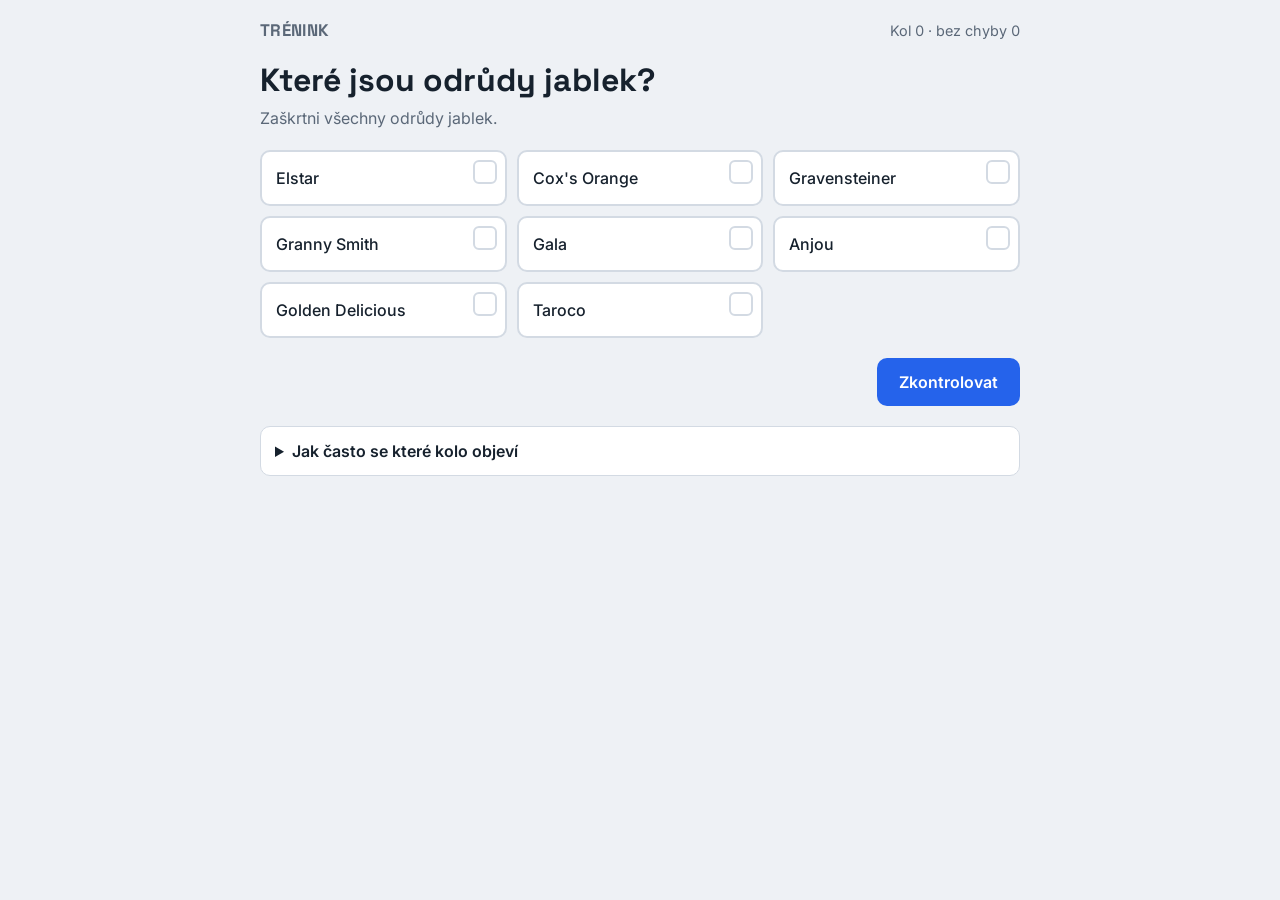
<file: prison/Visitors2.html>
<!doctype html><html><head><meta charset=utf8><meta name=viewport content="width=device-width,initial-scale=1,viewport-fit=cover"><style>:root{color-scheme:light;box-sizing:border-box;padding-top:env(safe-area-inset-top,0px);padding-bottom:env(safe-area-inset-bottom,0px)}html{scroll-padding-top:env(safe-area-inset-top,0px)}body{margin:0;padding:0;font:14px -apple-system,BlinkMacSystemFont,sans-serif;background:#fff;color:#000}img{max-width:100%}[hidden]:not([hidden=until-found i]){display:none!important}</style></head><body>
<title>Zaškrtni, co patří</title>
<meta name="claude:viewport-fit-sides" content="cover">
<link rel="stylesheet" href="https://fonts.googleapis.com/css2?family=Inter:wght@400;500;600&family=Space+Grotesk:wght@500;700&display=swap">
<style>
/* Layout: one category per screen, a progress strip on top, a grid of tick tiles, check button at the bottom. */
:root {
  --bg: #eef1f5;
  --surface: #ffffff;
  --fg: #16212d;
  --muted: #5b6878;
  --line: #d3dae3;
  --accent: #2563eb;
  --accent-soft: #dbe7fe;
  --good: #15803d;
  --good-soft: #d9f2e1;
  --bad: #c2271d;
  --bad-soft: #fbdcd9;
  --font-display: "Space Grotesk", "Helvetica Neue", Arial, sans-serif;
  --font-body: "Inter", system-ui, -apple-system, "Segoe UI", sans-serif;
}
@media (prefers-color-scheme: dark) {
  :root:not([data-theme="light"]) {
    --bg: #0f1722; --surface: #18222f; --fg: #e8eef6; --muted: #98a6b8; --line: #2c3a4b;
    --accent: #6ea0ff; --accent-soft: #1c2f55; --good: #4ade80; --good-soft: #14351f;
    --bad: #ff8178; --bad-soft: #3d1b19; color-scheme: dark;
  }
}
:root[data-theme="dark"] {
  --bg: #0f1722; --surface: #18222f; --fg: #e8eef6; --muted: #98a6b8; --line: #2c3a4b;
  --accent: #6ea0ff; --accent-soft: #1c2f55; --good: #4ade80; --good-soft: #14351f;
  --bad: #ff8178; --bad-soft: #3d1b19; color-scheme: dark;
}
* { box-sizing: border-box; }
body {
  background: var(--bg); color: var(--fg); font-family: var(--font-body); font-size: 16px; line-height: 1.5;
  padding-block: 20px 40px;
  padding-left: max(16px, env(safe-area-inset-left, 0px));
  padding-right: max(16px, env(safe-area-inset-right, 0px));
}
main { max-width: 760px; margin: 0 auto; display: flex; flex-direction: column; gap: 20px; min-width: 0; }
h1, h2 { font-family: var(--font-display); text-wrap: balance; margin: 0; line-height: 1.15; }
h1 { font-size: 1.05rem; font-weight: 700; letter-spacing: .02em; color: var(--muted); text-transform: uppercase; }
h2 { font-size: clamp(1.5rem, 5vw, 2rem); font-weight: 700; }
.top { display: flex; justify-content: space-between; align-items: center; gap: 12px; flex-wrap: wrap; }
.steps { display: flex; gap: 6px; }
.step { width: 20px; height: 8px; border-radius: 4px; background: var(--line); }
.step.done { background: var(--accent); }
.step.now { background: var(--accent); opacity: .45; }
.hint { color: var(--muted); margin: 0; }
.grid { display: grid; gap: 10px; grid-template-columns: repeat(auto-fill, minmax(150px, 1fr)); }
.grid.text { grid-template-columns: repeat(auto-fill, minmax(210px, 1fr)); }
.tile {
  position: relative; display: flex; flex-direction: column; align-items: center; justify-content: center; gap: 10px;
  min-width: 0; padding: 14px 12px; background: var(--surface); color: var(--fg);
  border: 2px solid var(--line); border-radius: 10px; font: inherit; font-weight: 500; text-align: center; cursor: pointer;
}
.tile:hover:not(:disabled) { border-color: var(--accent); }
.tile:focus-visible { outline: 3px solid var(--accent); outline-offset: 2px; }
.tile:disabled { cursor: default; }
.tile.sel { border-color: var(--accent); background: var(--accent-soft); }
.tile .box {
  position: absolute; top: 8px; right: 8px; width: 24px; height: 24px; border-radius: 6px;
  border: 2px solid var(--line); background: var(--surface); display: grid; place-items: center;
  font-size: 15px; font-weight: 700; line-height: 1; color: #fff;
}
.tile.sel .box { background: var(--accent); border-color: var(--accent); }
.tile.sel .box::after { content: "✓"; }
.grid.text .tile { flex-direction: row; justify-content: flex-start; text-align: left; padding: 14px 44px 14px 14px; min-height: 56px; }
.tile.ok { border-color: var(--good); background: var(--good-soft); }
.tile.ok .box { background: var(--good); border-color: var(--good); }
.tile.ko { border-color: var(--bad); background: var(--bad-soft); }
.tile.ko .box { background: var(--bad); border-color: var(--bad); }
.tile.ko .box::after, .tile.ok.sel .box::after { content: attr(data-mark); }
.tile.ko.sel .box::after { content: "✗"; }
.tile.ok .box::after { content: "✓"; }
.tile.ko:not(.sel) .box::after { content: "✗"; }
.verdict { font-size: .78rem; font-weight: 600; color: var(--muted); }
.tile.ok .verdict { color: var(--good); }
.tile.ko .verdict { color: var(--bad); }
.flag, .avatar { display: block; max-width: 100%; }
.flag { width: 108px; height: 72px; border-radius: 4px; box-shadow: 0 0 0 1px rgba(0,0,0,.18); }
.avatar { width: 72px; height: 72px; border-radius: 50%; }
.bar { display: flex; align-items: center; justify-content: space-between; gap: 12px; flex-wrap: wrap; }
.score { font-family: var(--font-display); font-weight: 700; font-size: 1.25rem; min-height: 1.6em; }
button.main {
  font: inherit; font-weight: 600; padding: 12px 22px; border-radius: 10px; border: 0;
  background: var(--accent); color: #fff; cursor: pointer;
}
:root[data-theme="dark"] button.main { color: #0b1220; }
@media (prefers-color-scheme: dark) { :root:not([data-theme="light"]) button.main { color: #0b1220; } }
button.main:focus-visible { outline: 3px solid var(--fg); outline-offset: 2px; }
.result-total { font-family: var(--font-display); font-size: clamp(3rem, 14vw, 5rem); font-weight: 700; line-height: 1; }
.result-total small { font-size: .4em; color: var(--muted); font-weight: 500; }
.rows { display: flex; flex-direction: column; gap: 8px; }
.row { display: flex; justify-content: space-between; gap: 12px; padding: 12px 14px; background: var(--surface); border: 1px solid var(--line); border-radius: 10px; }
.row b { font-variant-numeric: tabular-nums; }
.row.full b { color: var(--good); }
.stats { color: var(--muted); font-variant-numeric: tabular-nums; font-size: .9rem; }
details { background: var(--surface); border: 1px solid var(--line); border-radius: 10px; padding: 12px 14px; }
summary { cursor: pointer; font-weight: 600; }
.mrows { display: flex; flex-direction: column; gap: 8px; margin-top: 12px; }
.mrow { display: grid; grid-template-columns: minmax(0, 1fr) 90px 44px; gap: 10px; align-items: center; font-size: .9rem; }
.meter { height: 8px; border-radius: 4px; background: var(--line); overflow: hidden; display: block; }
.meter i { display: block; height: 100%; background: var(--accent); }
.mrow b { text-align: right; font-variant-numeric: tabular-nums; }
button.ghost { margin-top: 14px; font: inherit; padding: 8px 14px; border-radius: 8px; border: 1px solid var(--line); background: transparent; color: var(--fg); cursor: pointer; }
@media (prefers-reduced-motion: no-preference) { .tile { transition: border-color .12s, background-color .12s; } }
</style>

<main id="app"></main>

<script>
function star(cx, cy, R, r, n) {
  var p = [];
  for (var i = 0; i < n * 2; i++) {
    var a = (-90 + i * 180 / n) * Math.PI / 180, d = i % 2 ? r : R;
    p.push((cx + d * Math.cos(a)).toFixed(2) + "," + (cy + d * Math.sin(a)).toFixed(2));
  }
  return p.join(" ");
}
function svg(inner) {
  return '<svg class="flag" viewBox="0 0 90 60" role="img" aria-hidden="true" preserveAspectRatio="xMidYMid slice">' + inner + '</svg>';
}
var FLAGS = {
  laos: function () {
    return svg('<rect width="90" height="60" fill="#ce1126"/><rect y="15" width="90" height="30" fill="#002868"/><circle cx="45" cy="30" r="12" fill="#fff"/>');
  },
  azerbaijan: function () {
    return svg('<rect width="90" height="20" fill="#00b5e2"/><rect y="20" width="90" height="20" fill="#ef3340"/><rect y="40" width="90" height="20" fill="#509e2f"/>' +
      '<circle cx="42" cy="30" r="7" fill="#fff"/><circle cx="44.2" cy="30" r="5.6" fill="#ef3340"/><polygon points="' + star(50.5, 30, 3.4, 1.6, 8) + '" fill="#fff"/>');
  },
  ghana: function () {
    return svg('<rect width="90" height="20" fill="#ce1126"/><rect y="20" width="90" height="20" fill="#fcd116"/><rect y="40" width="90" height="20" fill="#006b3f"/>' +
      '<polygon points="' + star(45, 31, 8, 3.3, 5) + '" fill="#000"/>');
  },
  uganda: function () {
    var c = ["#000", "#fcdc04", "#d90000", "#000", "#fcdc04", "#d90000"], s = "";
    for (var i = 0; i < 6; i++) s += '<rect y="' + i * 10 + '" width="90" height="10" fill="' + c[i] + '"/>';
    return svg(s + '<circle cx="45" cy="30" r="11" fill="#fff"/>' +
      '<ellipse cx="44" cy="33" rx="5.5" ry="3" fill="#5a5a5a"/>' +
      '<path d="M47.5 31 C50.5 27 50 23.5 47.5 21.5" stroke="#5a5a5a" stroke-width="1.7" fill="none" stroke-linecap="round"/>' +
      '<circle cx="47.6" cy="20.8" r="1.5" fill="#5a5a5a"/><path d="M46.4 19.6 L45.6 17.8 M47.4 19.3 L47.4 17.4 M48.4 19.6 L49.4 17.9" stroke="#c9a227" stroke-width=".6"/>' +
      '<path d="M43 36 L43 40 M46 36 L46.5 40" stroke="#5a5a5a" stroke-width=".9"/>');
  },
  malawi: function () {
    var rays = "";
    for (var a = 190; a <= 350; a += 10) {
      var r = a * Math.PI / 180;
      rays += '<line x1="' + (45 + 10.5 * Math.cos(r)).toFixed(2) + '" y1="' + (20 + 10.5 * Math.sin(r)).toFixed(2) +
        '" x2="' + (45 + 14.5 * Math.cos(r)).toFixed(2) + '" y2="' + (20 + 14.5 * Math.sin(r)).toFixed(2) + '" stroke="#ce1126" stroke-width="1"/>';
    }
    return svg('<rect width="90" height="20" fill="#000"/><rect y="20" width="90" height="20" fill="#ce1126"/><rect y="40" width="90" height="20" fill="#339e35"/>' +
      '<path d="M35 20 A10 10 0 0 1 55 20 Z" fill="#ce1126"/>' + rays);
  },
  bahamas: function () {
    return svg('<rect width="90" height="60" fill="#00778b"/><rect y="20" width="90" height="20" fill="#ffc72c"/><polygon points="0,0 40,30 0,60" fill="#000"/>');
  },
  southafrica: function () {
    var y = 'M-4 -4 L30 30 L94 30 M-4 64 L30 30';
    return svg('<rect width="90" height="30" fill="#de3831"/><rect y="30" width="90" height="30" fill="#002395"/>' +
      '<path d="' + y + '" stroke="#fff" stroke-width="18" fill="none"/>' +
      '<path d="' + y + '" stroke="#007a4d" stroke-width="10" fill="none"/>' +
      '<polygon points="0,3 0,57 29,30" fill="#ffb612"/><polygon points="0,10 0,50 21,30" fill="#000"/>');
  },
  burundi: function () {
    var sm = [[45, 22.5], [40, 33], [50, 33]], st = "";
    sm.forEach(function (p) { st += '<polygon points="' + star(p[0], p[1], 3.6, 1.5, 5) + '" fill="#ce1126" stroke="#1eb53a" stroke-width=".5"/>'; });
    return svg('<rect width="90" height="60" fill="#1eb53a"/><polygon points="0,0 90,0 45,30" fill="#ce1126"/><polygon points="0,60 90,60 45,30" fill="#ce1126"/>' +
      '<path d="M0 0 L90 60 M0 60 L90 0" stroke="#fff" stroke-width="7"/><circle cx="45" cy="30" r="13" fill="#fff"/>' + st);
  },
  peru: function () {
    return svg('<rect width="90" height="60" fill="#d91023"/><rect x="30" width="30" height="60" fill="#fff"/>');
  },
  myanmar: function () {
    return svg('<rect width="90" height="20" fill="#fecb00"/><rect y="20" width="90" height="20" fill="#34b233"/><rect y="40" width="90" height="20" fill="#ea2839"/>' +
      '<polygon points="' + star(45, 32, 17, 6.8, 5) + '" fill="#fff"/>');
  },
  chile: function () {
    return svg('<rect width="90" height="30" fill="#fff"/><rect y="30" width="90" height="30" fill="#d52b1e"/><rect width="30" height="30" fill="#0039a6"/>' +
      '<polygon points="' + star(15, 16, 9, 3.6, 5) + '" fill="#fff"/>');
  },
  armenia: function () {
    return svg('<rect width="90" height="20" fill="#d90012"/><rect y="20" width="90" height="20" fill="#0033a0"/><rect y="40" width="90" height="20" fill="#f2a800"/>');
  },
  guyana: function () {
    return svg('<rect width="90" height="60" fill="#009e49"/><polygon points="0,0 90,30 0,60" fill="#fff"/><polygon points="0,3.5 82,30 0,56.5" fill="#fcd116"/>' +
      '<polygon points="0,0 45,30 0,60" fill="#000"/><polygon points="0,4.5 38,30 0,55.5" fill="#ce1126"/>');
  },
  lithuania: function () {
    return svg('<rect width="90" height="20" fill="#fdb913"/><rect y="20" width="90" height="20" fill="#006a44"/><rect y="40" width="90" height="20" fill="#c1272d"/>');
  },
  lebanon: function () {
    return svg('<rect width="90" height="60" fill="#ed1c24"/><rect y="15" width="90" height="30" fill="#fff"/>' +
      '<polygon points="45,16 39.5,24 50.5,24" fill="#00a651"/><polygon points="45,20.5 37.5,30 52.5,30" fill="#00a651"/><polygon points="45,26 35.5,36 54.5,36" fill="#00a651"/>' +
      '<rect x="43.8" y="35" width="2.4" height="6" fill="#00a651"/>');
  },
  georgia: function () {
    function cross(cx, cy, l, w) {
      return '<rect x="' + (cx - l / 2) + '" y="' + (cy - w / 2) + '" width="' + l + '" height="' + w + '" fill="#d52b1e"/>' +
        '<rect x="' + (cx - w / 2) + '" y="' + (cy - l / 2) + '" width="' + w + '" height="' + l + '" fill="#d52b1e"/>';
    }
    return svg('<rect width="90" height="60" fill="#fff"/>' + cross(45, 30, 90, 14).replace('y="-', 'y="-').replace(/height="90"/, 'height="60"') +
      cross(19, 11.5, 9, 2.6) + cross(71, 11.5, 9, 2.6) + cross(19, 48.5, 9, 2.6) + cross(71, 48.5, 9, 2.6));
  },
  afghanistan: function () {
    return svg('<rect width="30" height="60" fill="#000"/><rect x="30" width="30" height="60" fill="#d32011"/><rect x="60" width="30" height="60" fill="#007a36"/>' +
      '<circle cx="45" cy="30" r="10" fill="none" stroke="#fff" stroke-width="1.6"/><path d="M39.5 33 A5.5 5.5 0 0 1 50.5 33 Z" fill="#fff"/>' +
      '<rect x="40" y="33" width="10" height="3.4" fill="#fff"/><rect x="44.4" y="24" width="1.2" height="3" fill="#fff"/>');
  },
  france: function () {
    return svg('<rect width="30" height="60" fill="#0055a4"/><rect x="30" width="30" height="60" fill="#fff"/><rect x="60" width="30" height="60" fill="#ef4135"/>');
  },
  estonia: function () {
    return svg('<rect width="90" height="20" fill="#0072ce"/><rect y="20" width="90" height="20" fill="#000"/><rect y="40" width="90" height="20" fill="#fff"/>');
  },
  moldova: function () {
    return svg('<rect width="30" height="60" fill="#0046ae"/><rect x="30" width="30" height="60" fill="#ffd200"/><rect x="60" width="30" height="60" fill="#cc092f"/>' +
      '<path d="M39 22 L28 24 L31 30 L35 29 L33 34 L39 31 Z" fill="#b8860b"/><path d="M51 22 L62 24 L59 30 L55 29 L57 34 L51 31 Z" fill="#b8860b"/>' +
      '<circle cx="45" cy="20" r="2.6" fill="#b8860b"/><path d="M39 23 H51 V33 Q51 39 45 41 Q39 39 39 33 Z" fill="#cc092f"/><path d="M39 32 H51 V33 Q51 39 45 41 Q39 39 39 33 Z" fill="#0046ae"/>');
  },
  pakistan: function () {
    return svg('<rect width="90" height="60" fill="#01411c"/><rect width="22.5" height="60" fill="#fff"/>' +
      '<circle cx="55" cy="31" r="14" fill="#fff"/><circle cx="59.5" cy="28.5" r="11.8" fill="#01411c"/><polygon points="' + star(65, 22, 5.2, 2.1, 5) + '" fill="#fff"/>');
  },
  uzbekistan: function () {
    var st = "", rows = [[4.5, [25, 29, 33]], [9, [23, 27, 31, 35]], [13.5, [21, 25, 29, 33, 37]]];
    rows.forEach(function (r) { r[1].forEach(function (x) { st += '<polygon points="' + star(x, r[0], 1.3, .55, 5) + '" fill="#fff"/>'; }); });
    return svg('<rect width="90" height="19" fill="#0099b5"/><rect y="19" width="90" height="1.6" fill="#ce1126"/><rect y="20.6" width="90" height="18.8" fill="#fff"/>' +
      '<rect y="39.4" width="90" height="1.6" fill="#ce1126"/><rect y="41" width="90" height="19" fill="#1eb53a"/>' +
      '<circle cx="12" cy="9.5" r="6" fill="#fff"/><circle cx="14.2" cy="9.5" r="5" fill="#0099b5"/>' + st);
  }
};

function initials(n) { return n.split(" ").map(function (w) { return w[0]; }).join("").slice(0, 2); }
function avatar(name, i) {
  var hues = [212, 160, 20, 280, 340, 45, 190];
  return '<svg class="avatar" viewBox="0 0 72 72" aria-hidden="true"><circle cx="36" cy="36" r="36" fill="hsl(' + hues[i % hues.length] + ' 42% 36%)"/>' +
    '<text x="36" y="45" text-anchor="middle" font-family="Space Grotesk, Arial, sans-serif" font-size="26" font-weight="700" fill="#fff">' + initials(name) + '</text></svg>';
}

var CATS = [
  { title: "Kdo z nich má Oscara?", hint: "Zaškrtni všechny herce, kteří Oscara získali.", kind: "person", items: [
    { n: "Jodie Foster", y: 1 }, { n: "Tom Hanks", y: 1 }, { n: "Johnny Depp", y: 0 }, { n: "Ingrid Bergman", y: 1 },
    { n: "Tom Cruise", y: 0 }, { n: "John Travolta", y: 0 }, { n: "Maryl Streep", y: 1 }, { n: "Glenn Close", y: 0 } ] },
  { title: "Které jsou odrůdy jablek?", hint: "Zaškrtni všechny odrůdy jablek.", kind: "text", items: [
    { n: "Elstar", y: 1 }, { n: "Golden Delicious", y: 1 }, { n: "Anjou", y: 0 }, { n: "Granny Smith", y: 1 },
    { n: "Gala", y: 1 }, { n: "Gravensteiner", y: 1 }, { n: "Cox's Orange", y: 1 }, { n: "Taroco", y: 0 } ] },
  { title: "Která města leží ve Švýcarsku?", hint: "Zaškrtni všechna švýcarská města.", kind: "text", items: [
    { n: "Lausanne", y: 1 }, { n: "Innsbruck", y: 0 }, { n: "Vaduz", y: 0 }, { n: "Konstanz", y: 0 },
    { n: "Annecy", y: 0 }, { n: "Colmar", y: 0 }, { n: "Bern", y: 1 }, { n: "Como", y: 0 } ] },
  { title: "Které dílo napsal Shakespeare?", hint: "Zaškrtni všechna Shakespearova díla.", kind: "text", items: [
    { n: "Canterburské povídky", y: 0 }, { n: "Don Quijote", y: 0 }, { n: "Hamlet", y: 1 }, { n: "Král Lear", y: 1 },
    { n: "Othello", y: 1 }, { n: "Bídníci", y: 0 }, { n: "Tartuffe", y: 0 }, { n: "Macbeth", y: 1 } ] },
  { title: "Které země leží v Africe?", hint: "Zaškrtni vlajky všech afrických států.", kind: "flag", items: [
    { n: "Laos", f: "laos", y: 0 }, { n: "Ázerbájdžán", f: "azerbaijan", y: 0 }, { n: "Ghana", f: "ghana", y: 1 }, { n: "Uganda", f: "uganda", y: 1 },
    { n: "Malawi", f: "malawi", y: 1 }, { n: "Bahamy", f: "bahamas", y: 0 }, { n: "Jihoafrická republika", f: "southafrica", y: 1 }, { n: "Burundi", f: "burundi", y: 1 } ] },
  { title: "Kdo žil před Kristem?", hint: "Zaškrtni všechny, kdo žili před narozením Krista.", kind: "text", items: [
    { n: "Platón", y: 1 }, { n: "Archimédés", y: 1 }, { n: "Julius Caesar", y: 1 }, { n: "Nero", y: 0 },
    { n: "Čingischán", y: 0 }, { n: "Marcus Aurelius", y: 0 }, { n: "Kleopatra", y: 1 }, { n: "Alexandr Veliký", y: 1 } ] },
  { title: "Které značky aut jsou německé?", hint: "Zaškrtni všechny německé automobilky.", kind: "text", items: [
    { n: "Škoda", y: 0 }, { n: "Opel", y: 1 }, { n: "Audi", y: 1 }, { n: "Volvo", y: 0 },
    { n: "Volkswagen", y: 1 }, { n: "BMW", y: 1 }, { n: "Porsche", y: 1 }, { n: "Mercedes", y: 1 } ] },
  { title: "Kdo z nich je fotbalista?", hint: "Zaškrtni všechny fotbalisty.", kind: "person", items: [
    { n: "Babe Ruth", y: 0 }, { n: "Michael B. Jordan", y: 0 }, { n: "Lionel Messi", y: 1 } ] },
  { title: "Které země leží v Jižní Americe?", hint: "Zaškrtni vlajky všech jihoamerických států.", kind: "flag", items: [
    { n: "Peru", f: "peru", y: 1 }, { n: "Myanmar", f: "myanmar", y: 0 }, { n: "Chile", f: "chile", y: 1 }, { n: "Arménie", f: "armenia", y: 0 },
    { n: "Guyana", f: "guyana", y: 1 }, { n: "Ghana", f: "ghana", y: 0 }, { n: "Litva", f: "lithuania", y: 0 }, { n: "Libanon", f: "lebanon", y: 0 } ] },
  { title: "Které země patřily do SSSR?", hint: "Zaškrtni vlajky všech zemí, které byly součástí Sovětského svazu.", kind: "flag", items: [
    { n: "Gruzie", f: "georgia", y: 1 }, { n: "Afghánistán", f: "afghanistan", y: 0 }, { n: "Estonsko", f: "estonia", y: 1 }, { n: "Francie", f: "france", y: 0 },
    { n: "Arménie", f: "armenia", y: 1 }, { n: "Moldavsko", f: "moldova", y: 1 }, { n: "Pákistán", f: "pakistan", y: 0 }, { n: "Uzbekistán", f: "uzbekistan", y: 1 } ] }
];

function shuffle(a) { a = a.slice(); for (var i = a.length - 1; i > 0; i--) { var j = Math.floor(Math.random() * (i + 1)); var t = a[i]; a[i] = a[j]; a[j] = t; } return a; }

var KEY = "trenink-v1", app = document.getElementById("app"), S;
function load() {
  try { var d = JSON.parse(localStorage.getItem(KEY)); if (d && d.w && d.w.length === CATS.length) return d; } catch (e) {}
  return null;
}
function save() {
  try { localStorage.setItem(KEY, JSON.stringify({ w: S.w, rounds: S.rounds, clean: S.clean })); } catch (e) {}
}
function start(reset) {
  var d = (reset ? null : load()) || { w: CATS.map(function () { return 1; }), rounds: 0, clean: 0 };
  S = { w: d.w, rounds: d.rounds, clean: d.clean, cur: -1, sel: {}, checked: false, order: [], open: false, confirmReset: false };
  next();
}
function pick() {
  var w = S.w.map(function (x, k) { return k === S.cur && CATS.length > 1 ? 0 : x; }), tot = 0, i;
  w.forEach(function (x) { tot += x; });
  var r = Math.random() * tot;
  for (i = 0; i < w.length; i++) { r -= w[i]; if (r < 0) return i; }
  return w.length - 1;
}
function next() {
  S.cur = pick(); S.sel = {}; S.checked = false; S.confirmReset = false;
  S.order = shuffle(CATS[S.cur].items.map(function (_, k) { return k; }));
  render();
}
function render() {
  var c = CATS[S.cur];
  var h = '<div class="top"><h1>Trénink</h1><div class="stats">Kol ' + S.rounds + " · bez chyby " + S.clean + "</div></div>";
  h += "<div><h2>" + c.title + '</h2><p class="hint" style="margin-top:8px">' + c.hint + "</p></div>";
  h += '<div class="grid ' + (c.kind === "text" ? "text" : "") + '" id="grid">';
  S.order.forEach(function (k, pos) {
    var it = c.items[k], on = !!S.sel[k], cls = "tile" + (on ? " sel" : ""), verdict = "";
    if (S.checked) {
      cls += on === !!it.y ? " ok" : " ko";
      verdict = '<span class="verdict">' + (it.y ? "patří" : "nepatří") + "</span>";
    }
    var pic = c.kind === "flag" ? FLAGS[it.f]() : c.kind === "person" ? avatar(it.n, pos) : "";
    h += '<button type="button" class="' + cls + '" role="checkbox" aria-checked="' + on + '" data-k="' + k + '" id="t' + k + '" aria-label="' + it.n + '"' + (S.checked ? " disabled" : "") + ">" +
      pic + (c.kind === "flag" ? "" : "<span>" + it.n + "</span>") + verdict + '<span class="box" aria-hidden="true"></span></button>';
  });
  h += "</div>";
  var msg = "";
  if (S.checked) {
    msg = "Správně " + S.last + " z " + c.items.length + (S.last === c.items.length ? " · tohle kolo se bude objevovat méně často" : " · tohle kolo se vrátí častěji");
  }
  h += '<div class="bar"><div class="score" aria-live="polite">' + msg + '</div><button type="button" class="main" id="go">' + (S.checked ? "Další otázka" : "Zkontrolovat") + "</button></div>";
  var sum = S.w.reduce(function (a, b) { return a + b; }, 0), rows = "";
  CATS.forEach(function (cat, k) {
    var p = Math.round(S.w[k] / sum * 100);
    rows += '<div class="mrow"><span>' + cat.title + '</span><span class="meter"><i style="width:' + p + '%"></i></span><b>' + p + " %</b></div>";
  });
  h += '<details id="info"' + (S.open ? " open" : "") + "><summary>Jak často se které kolo objeví</summary><div class=\"mrows\">" + rows + "</div>" +
    '<button type="button" class="ghost" id="reset">' + (S.confirmReset ? "Opravdu vynulovat?" : "Vynulovat pokrok") + "</button></details>";
  app.innerHTML = h;
  document.getElementById("go").onclick = onGo;
  document.getElementById("info").ontoggle = function () { S.open = this.open; };
  document.getElementById("reset").onclick = function () {
    if (!S.confirmReset) { S.confirmReset = true; S.open = true; render(); return; }
    start(true); window.scrollTo(0, 0);
  };
  if (!S.checked) document.getElementById("grid").onclick = function (e) {
    var b = e.target.closest(".tile"); if (!b) return;
    var k = b.getAttribute("data-k"); S.sel[k] = !S.sel[k];
    b.classList.toggle("sel", S.sel[k]); b.setAttribute("aria-checked", S.sel[k]);
  };
}
function onGo() {
  if (!S.checked) {
    var c = CATS[S.cur], pts = 0;
    c.items.forEach(function (it, k) { if (!!S.sel[k] === !!it.y) pts++; });
    var wrong = c.items.length - pts;
    S.last = pts; S.checked = true; S.rounds++;
    if (wrong === 0) { S.clean++; S.w[S.cur] = Math.max(0.25, S.w[S.cur] * 0.5); }
    else { S.w[S.cur] = Math.min(16, S.w[S.cur] * 2 + wrong); }
    save(); render();
    document.getElementById("go").focus();
  } else {
    next(); window.scrollTo(0, 0);
  }
}
start(false);
</script>

</body></html>
</file>
<file: guitar-notes/styles.css>
:root {
    --bg-color: #0f1115;
    --surface-color: rgba(30, 33, 40, 0.7);
    --surface-border: rgba(255, 255, 255, 0.1);
    --primary-color: #00ff88;
    --primary-hover: #00cc6a;
    --danger-color: #ff3366;
    --danger-hover: #cc2952;
    --text-main: #ffffff;
    --text-muted: #a0a5b5;
    
    --fretboard-wood: #2a1b14;
    --fret-wire: #c0c0c0;
    --string-color: #e0e0e0;
    --marker-color: rgba(255, 255, 255, 0.5);
    
    --note-size: 36px;
}

* {
    box-sizing: border-box;
    margin: 0;
    padding: 0;
}

body {
    font-family: 'Inter', sans-serif;
    background-color: var(--bg-color);
    background-image: radial-gradient(circle at 50% 0%, #1e2230 0%, #0f1115 100%);
    color: var(--text-main);
    min-height: 100vh;
    display: flex;
    justify-content: center;
}

.app-container {
    width: 100%;
    max-width: 1200px;
    padding: 2rem;
    display: flex;
    flex-direction: column;
    gap: 2rem;
}

header {
    text-align: center;
}

header h1 {
    font-size: 3rem;
    font-weight: 800;
    background: linear-gradient(90deg, #00ff88, #00b8ff);
    background-clip: text;
    -webkit-background-clip: text;
    -webkit-text-fill-color: transparent;
    margin-bottom: 0.5rem;
}

.subtitle {
    color: var(--text-muted);
    font-size: 1.2rem;
}

.glass {
    background: var(--surface-color);
    backdrop-filter: blur(10px);
    -webkit-backdrop-filter: blur(10px);
    border: 1px solid var(--surface-border);
    border-radius: 16px;
    box-shadow: 0 8px 32px 0 rgba(0, 0, 0, 0.3);
}

.card {
    padding: 1.5rem;
}

main {
    display: flex;
    flex-direction: column;
    gap: 2rem;
}

/* Controls */
.controls-panel {
    display: flex;
    flex-wrap: wrap;
    gap: 2rem;
    align-items: center;
    justify-content: space-between;
}

.mode-selector, .sub-controls {
    display: flex;
    align-items: center;
    gap: 1rem;
}

select, input[type="range"] {
    padding: 0.5rem;
    border-radius: 8px;
    background: rgba(0, 0, 0, 0.3);
    color: white;
    border: 1px solid var(--surface-border);
    font-family: 'Inter', sans-serif;
}

.btn {
    padding: 0.75rem 1.5rem;
    border: none;
    border-radius: 8px;
    font-weight: 600;
    font-size: 1rem;
    cursor: pointer;
    transition: all 0.2s ease;
    font-family: 'Inter', sans-serif;
}

.btn.primary {
    background-color: var(--primary-color);
    color: #000;
}

.btn.primary:hover {
    background-color: var(--primary-hover);
    transform: translateY(-2px);
    box-shadow: 0 4px 12px rgba(0, 255, 136, 0.3);
}

.btn.danger {
    background-color: var(--danger-color);
    color: #fff;
}

.btn.danger:hover {
    background-color: var(--danger-hover);
    transform: translateY(-2px);
    box-shadow: 0 4px 12px rgba(255, 51, 102, 0.3);
}

.hidden {
    display: none !important;
}

/* Display Panel */
.display-panel {
    display: grid;
    grid-template-columns: 1fr 1fr;
    gap: 2rem;
}

.target-note-container {
    text-align: center;
    display: flex;
    flex-direction: column;
    align-items: center;
    justify-content: center;
}

.target-note-container h2 {
    color: var(--text-muted);
    font-size: 1.2rem;
    margin-bottom: 1rem;
}

.note-display {
    font-size: 6rem;
    font-weight: 800;
    color: var(--primary-color);
    text-shadow: 0 0 20px rgba(0, 255, 136, 0.4);
    line-height: 1;
    min-height: 6rem;
}

.score-container {
    display: flex;
    justify-content: space-around;
    align-items: center;
}

.score-item {
    display: flex;
    flex-direction: column;
    align-items: center;
    gap: 0.5rem;
}

.score-item .label {
    color: var(--text-muted);
    text-transform: uppercase;
    letter-spacing: 1px;
    font-size: 0.9rem;
}

.score-item .value {
    font-size: 3rem;
    font-weight: 800;
}

/* Fretboard */
.fretboard-section {
    margin-top: 2rem;
    overflow-x: auto;
    padding-bottom: 1rem;
}

.fretboard-wrapper {
    min-width: 1000px;
    padding: 1rem 0;
}

.fretboard {
    display: flex;
    flex-direction: column;
    background: var(--fretboard-wood);
    border: 4px solid #1a100c;
    border-radius: 8px;
    position: relative;
    box-shadow: 0 20px 50px rgba(0,0,0,0.5);
}

.fretboard.disabled {
    opacity: 0.5;
    pointer-events: none;
    filter: grayscale(80%);
}

.string {
    display: flex;
    position: relative;
    height: 40px;
}

/* String physical apperance */
.string::before {
    content: '';
    position: absolute;
    top: 50%;
    left: 0;
    right: 0;
    transform: translateY(-50%);
    background: linear-gradient(to bottom, #fff 0%, #aaa 50%, #fff 100%);
    z-index: 1;
    box-shadow: 0 2px 4px rgba(0,0,0,0.5);
    pointer-events: none;
}

/* Thicker strings for lower notes (String 0 is High E at top, String 5 is Low E at bottom) */
.string[data-string="0"]::before { height: 1.5px; } /* High E (Top visually) */
.string[data-string="1"]::before { height: 2px; }   /* B */
.string[data-string="2"]::before { height: 2.5px; } /* G */
.string[data-string="3"]::before { height: 3px; }   /* D */
.string[data-string="4"]::before { height: 3.5px; } /* A */
.string[data-string="5"]::before { height: 4.5px; } /* Low E (Bottom visually) */

.fret {
    flex: 1;
    border-right: 3px solid var(--fret-wire);
    position: relative;
    display: flex;
    justify-content: center;
    align-items: center;
    cursor: pointer;
    background: linear-gradient(to right, transparent 95%, rgba(0,0,0,0.3) 100%);
}

.fret:first-child {
    border-right: 8px solid #ddd;
    flex: 0.5;
    background: #111;
}

/* Fret markers */
.marker-container {
    position: absolute;
    top: 0;
    left: 0;
    width: 100%;
    height: 100%;
    pointer-events: none;
    display: flex;
}

.marker-fret {
    flex: 1;
    display: flex;
    justify-content: center;
    align-items: center;
}

.marker-fret.first-fret { flex: 0.5; }

.marker-dot {
    width: 20px;
    height: 20px;
    border-radius: 50%;
    background: var(--marker-color);
}

.marker-double {
    display: flex;
    flex-direction: column;
    gap: 60px;
}

/* Note overlays */
.note-overlay {
    position: absolute;
    width: var(--note-size);
    height: var(--note-size);
    border-radius: 50%;
    background: var(--primary-color);
    color: #000;
    display: flex;
    justify-content: center;
    align-items: center;
    font-weight: 800;
    font-size: 14px;
    z-index: 10;
    opacity: 0;
    transform: scale(0.5);
    transition: all 0.2s cubic-bezier(0.175, 0.885, 0.32, 1.275);
    pointer-events: none;
    box-shadow: 0 0 15px var(--primary-color);
}

/* Default hover state (only active when fretboard is disabled/stopped) */
.fretboard.disabled .fret:hover .note-overlay {
    opacity: 0.5;
    transform: scale(0.8);
    background: rgba(255,255,255,0.8);
    box-shadow: none;
}
.fretboard.disabled .fret:hover .note-overlay span {
    display: block;
}

.fret.active .note-overlay {
    opacity: 1;
    transform: scale(1);
}

.fret.correct .note-overlay {
    opacity: 1;
    transform: scale(1.1);
    background: var(--primary-color);
    box-shadow: 0 0 20px var(--primary-color);
}

.fret.incorrect .note-overlay {
    opacity: 1;
    transform: scale(1.1);
    background: var(--danger-color);
    box-shadow: 0 0 20px var(--danger-color);
}

.fret.last-note .note-overlay {
    opacity: 0.8;
    transform: scale(0.9);
    background: #00b8ff;
    box-shadow: 0 0 15px rgba(0, 184, 255, 0.5);
}

/* Hide note text by default unless revealed */
.note-overlay span {
    display: none;
}

.fret.active .note-overlay span,
.fret.correct .note-overlay span,
.fret.incorrect .note-overlay span,
.fret.last-note .note-overlay span {
    display: block;
}

@media (max-width: 768px) {
    .display-panel {
        grid-template-columns: 1fr;
    }
}

/* Settings Panel */
.settings-panel {
    margin-top: 1rem;
}
.settings-panel h3 {
    margin-bottom: 1rem;
    color: var(--primary-color);
    font-size: 1.2rem;
}
.settings-grid {
    display: grid;
    grid-template-columns: repeat(auto-fit, minmax(200px, 1fr));
    gap: 1.5rem;
}
.setting-group {
    display: flex;
    flex-direction: column;
    gap: 0.5rem;
}
.setting-group label {
    color: var(--text-muted);
    font-weight: 600;
    font-size: 0.9rem;
}
.range-inputs {
    display: flex;
    align-items: center;
    gap: 0.5rem;
}
.range-inputs input {
    width: 60px;
    text-align: center;
}
.checkbox-group {
    display: grid;
    grid-template-columns: 1fr 1fr;
    gap: 0.5rem;
}
.checkbox-group.notes-group {
    grid-template-columns: repeat(4, 1fr);
}
.checkbox-group label {
    display: flex;
    align-items: center;
    gap: 0.25rem;
    font-size: 0.9rem;
    cursor: pointer;
    font-weight: normal;
    color: var(--text-main);
}
.checkbox-group input[type="checkbox"] {
    accent-color: var(--primary-color);
}

/* Staff Notation */
.staff-container {
    position: relative;
    width: 100%;
    height: 280px;
    display: flex;
    align-items: center;
    justify-content: center;
    margin: 1rem 0;
}
.staff-lines {
    position: absolute;
    width: 80%;
    height: 120px; /* 4 spaces height */
    display: flex;
    flex-direction: column;
    justify-content: space-between;
}
.staff-line {
    width: 100%;
    height: 3px;
    background-color: var(--text-main);
}
.treble-clef {
    position: absolute;
    left: 10%;
    font-size: 11rem;
    font-family: serif;
    color: var(--text-main);
    transform: translateY(-8px);
    pointer-events: none;
}
.note-head {
    position: absolute;
    width: 44px;
    height: 30px;
    background-color: var(--primary-color);
    border-radius: 50%;
    transform: rotate(-15deg);
    box-shadow: 0 0 10px var(--primary-color);
    transition: top 0.3s ease;
    left: 50%;
    z-index: 2;
}
.note-head::after {
    content: '';
    position: absolute;
    width: 3px;
    height: 85px;
    background-color: var(--primary-color);
    right: 0;
    bottom: 15px; /* start from middle of the note head */
    transform: rotate(15deg); /* counteract parent rotation to stand straight */
}
.note-head.stem-down::after {
    left: 0;
    right: auto;
    top: 15px;
    bottom: auto;
}
.preview-note, .preview-accidental {
    opacity: 0.5;
    z-index: 1;
}
.accidental {
    position: absolute;
    left: calc(50% - 38px);
    font-size: 2.8rem;
    color: var(--primary-color);
    font-weight: bold;
    transition: top 0.3s ease;
    text-shadow: 0 0 10px var(--primary-color);
}
.ledger-line {
    position: absolute;
    width: 70px;
    height: 3px;
    background-color: var(--text-main);
    left: calc(50% - 15px);
}
.note-name-overlay {
    font-size: 1.5rem;
    font-weight: 800;
    color: var(--text-muted);
    margin-top: 1rem;
}
</file>
